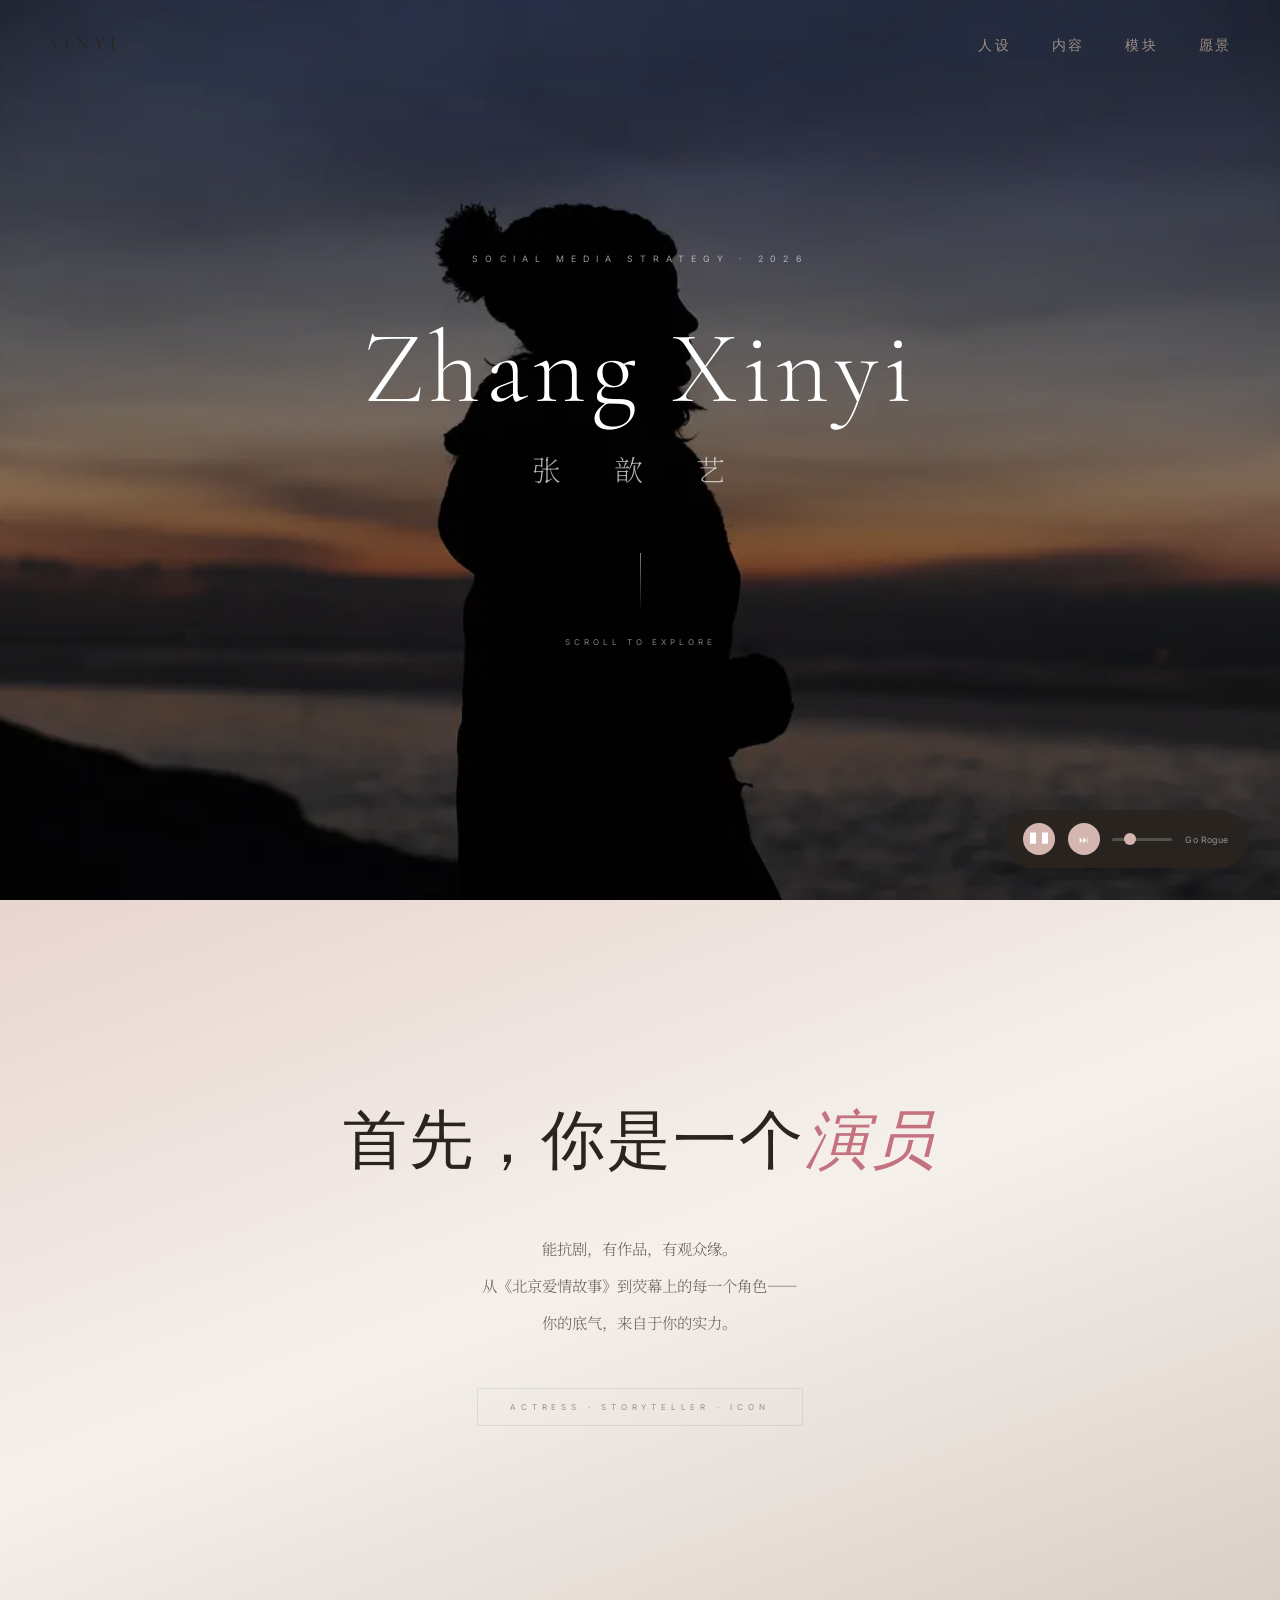
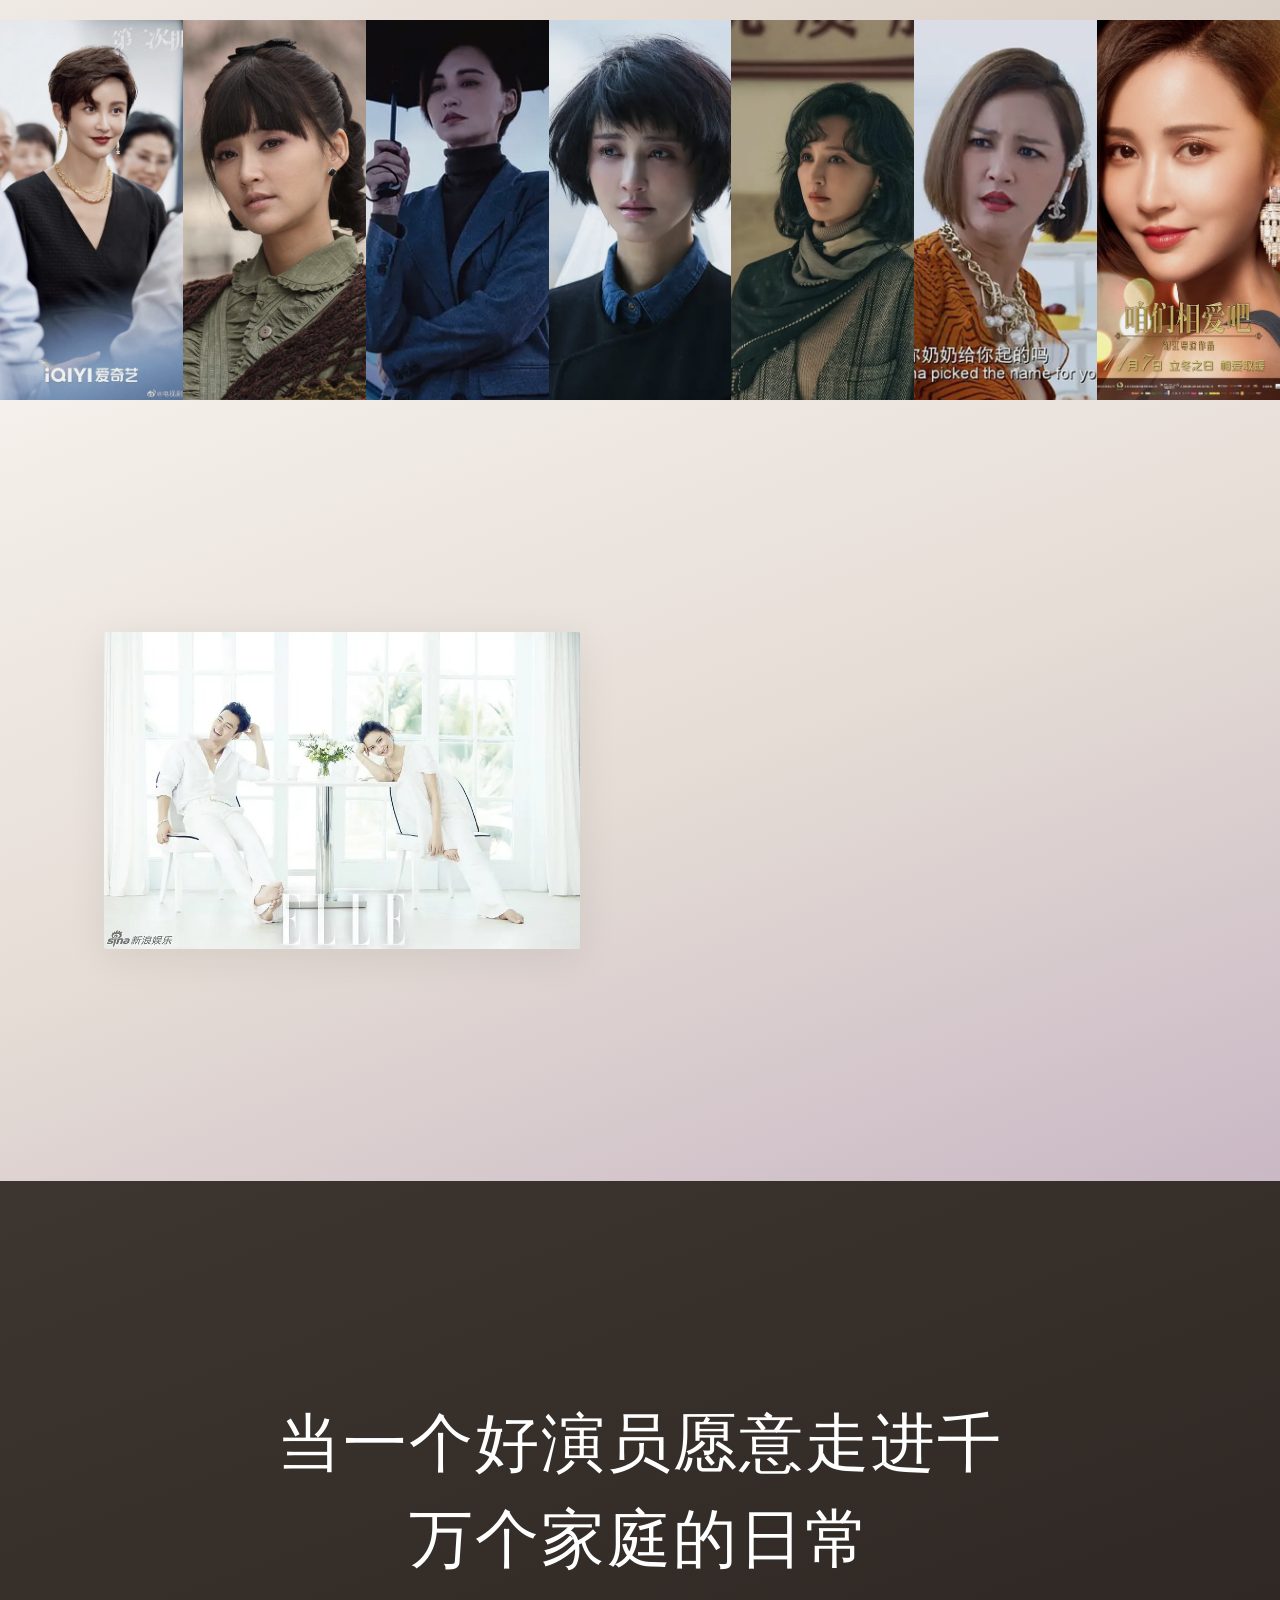
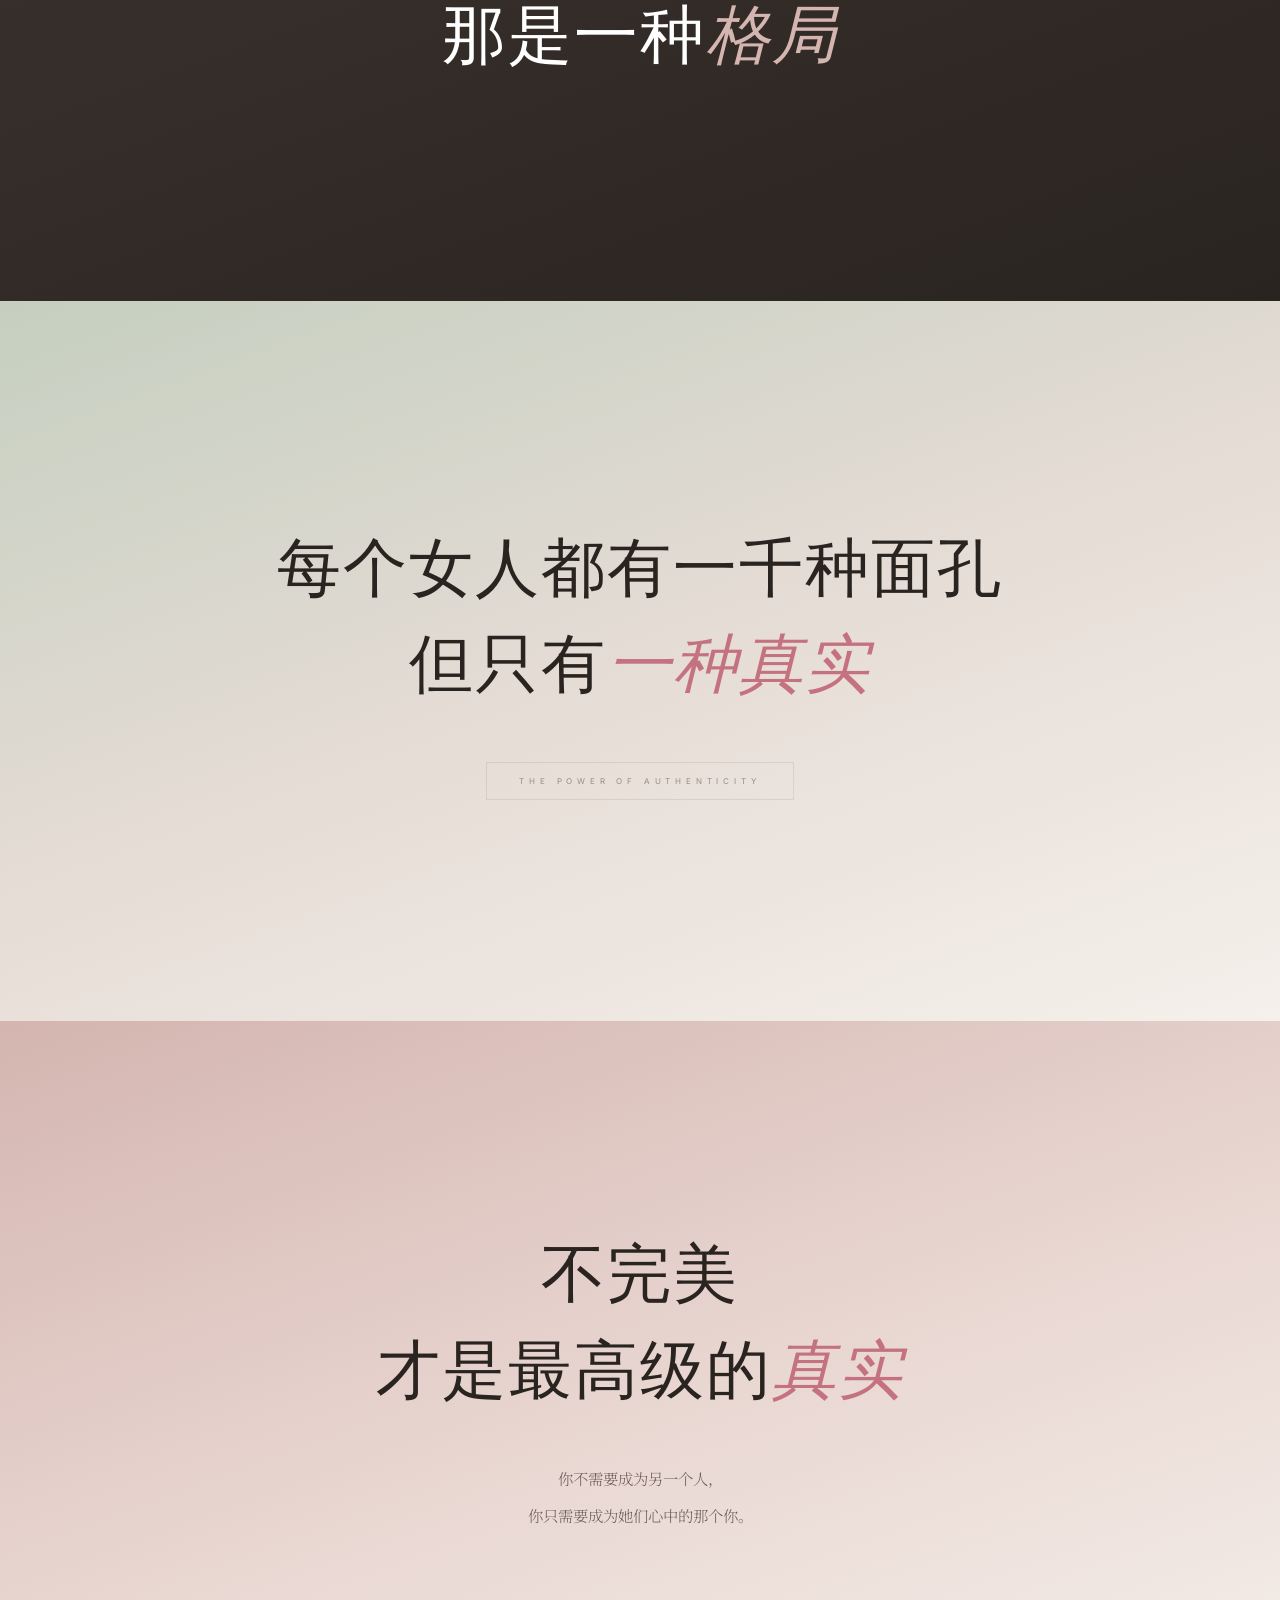
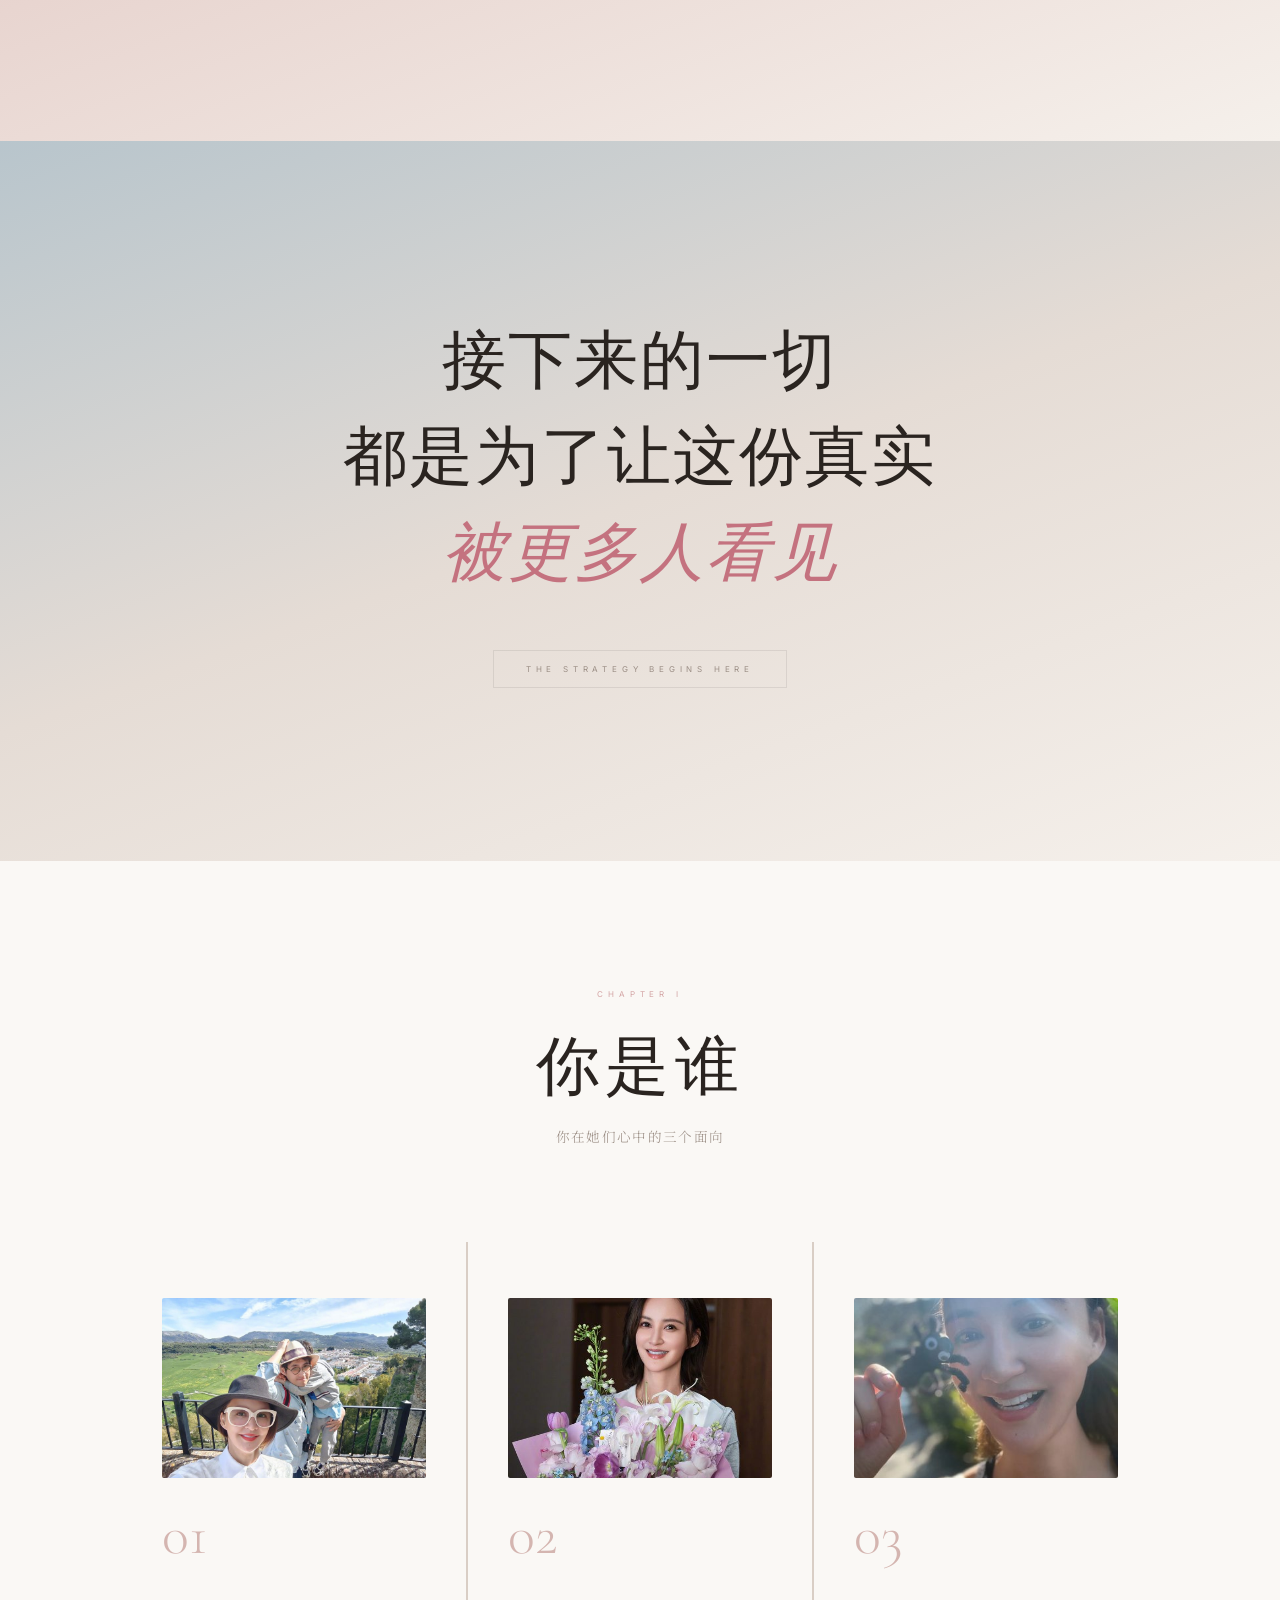
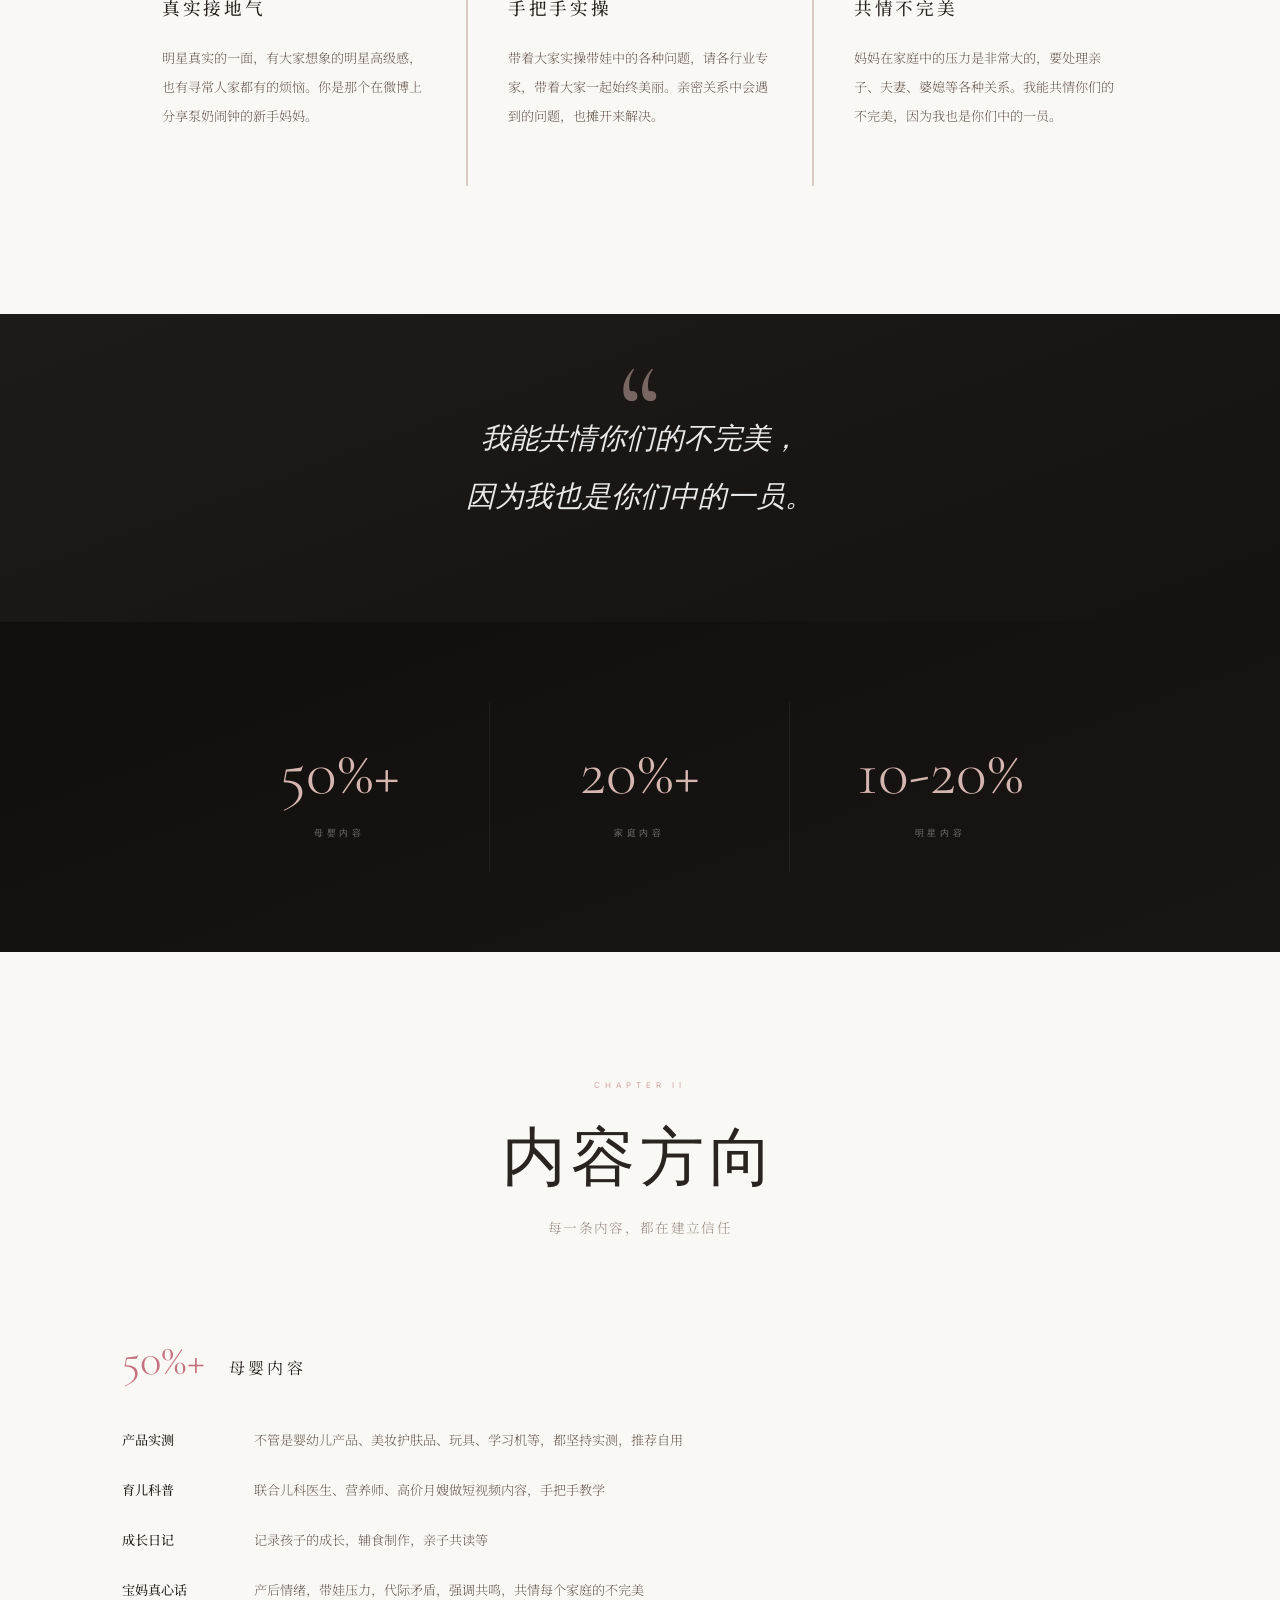
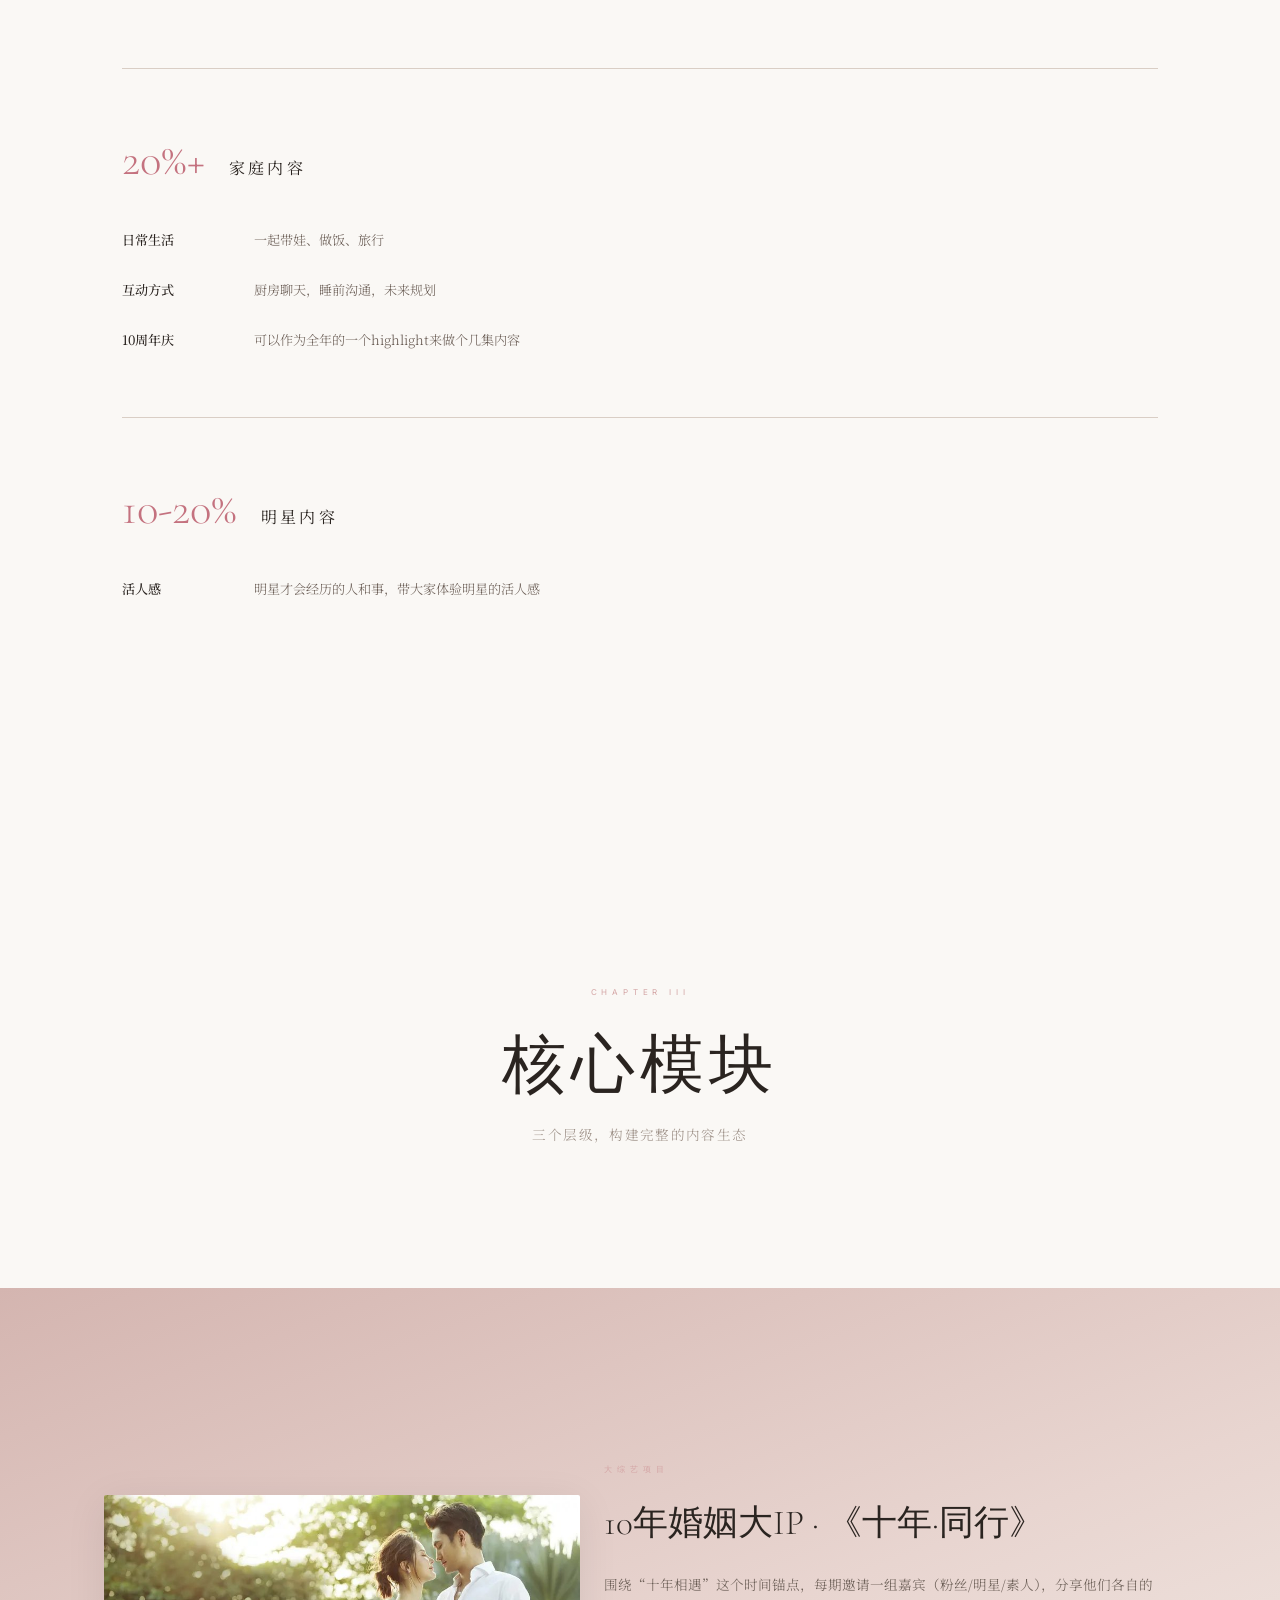
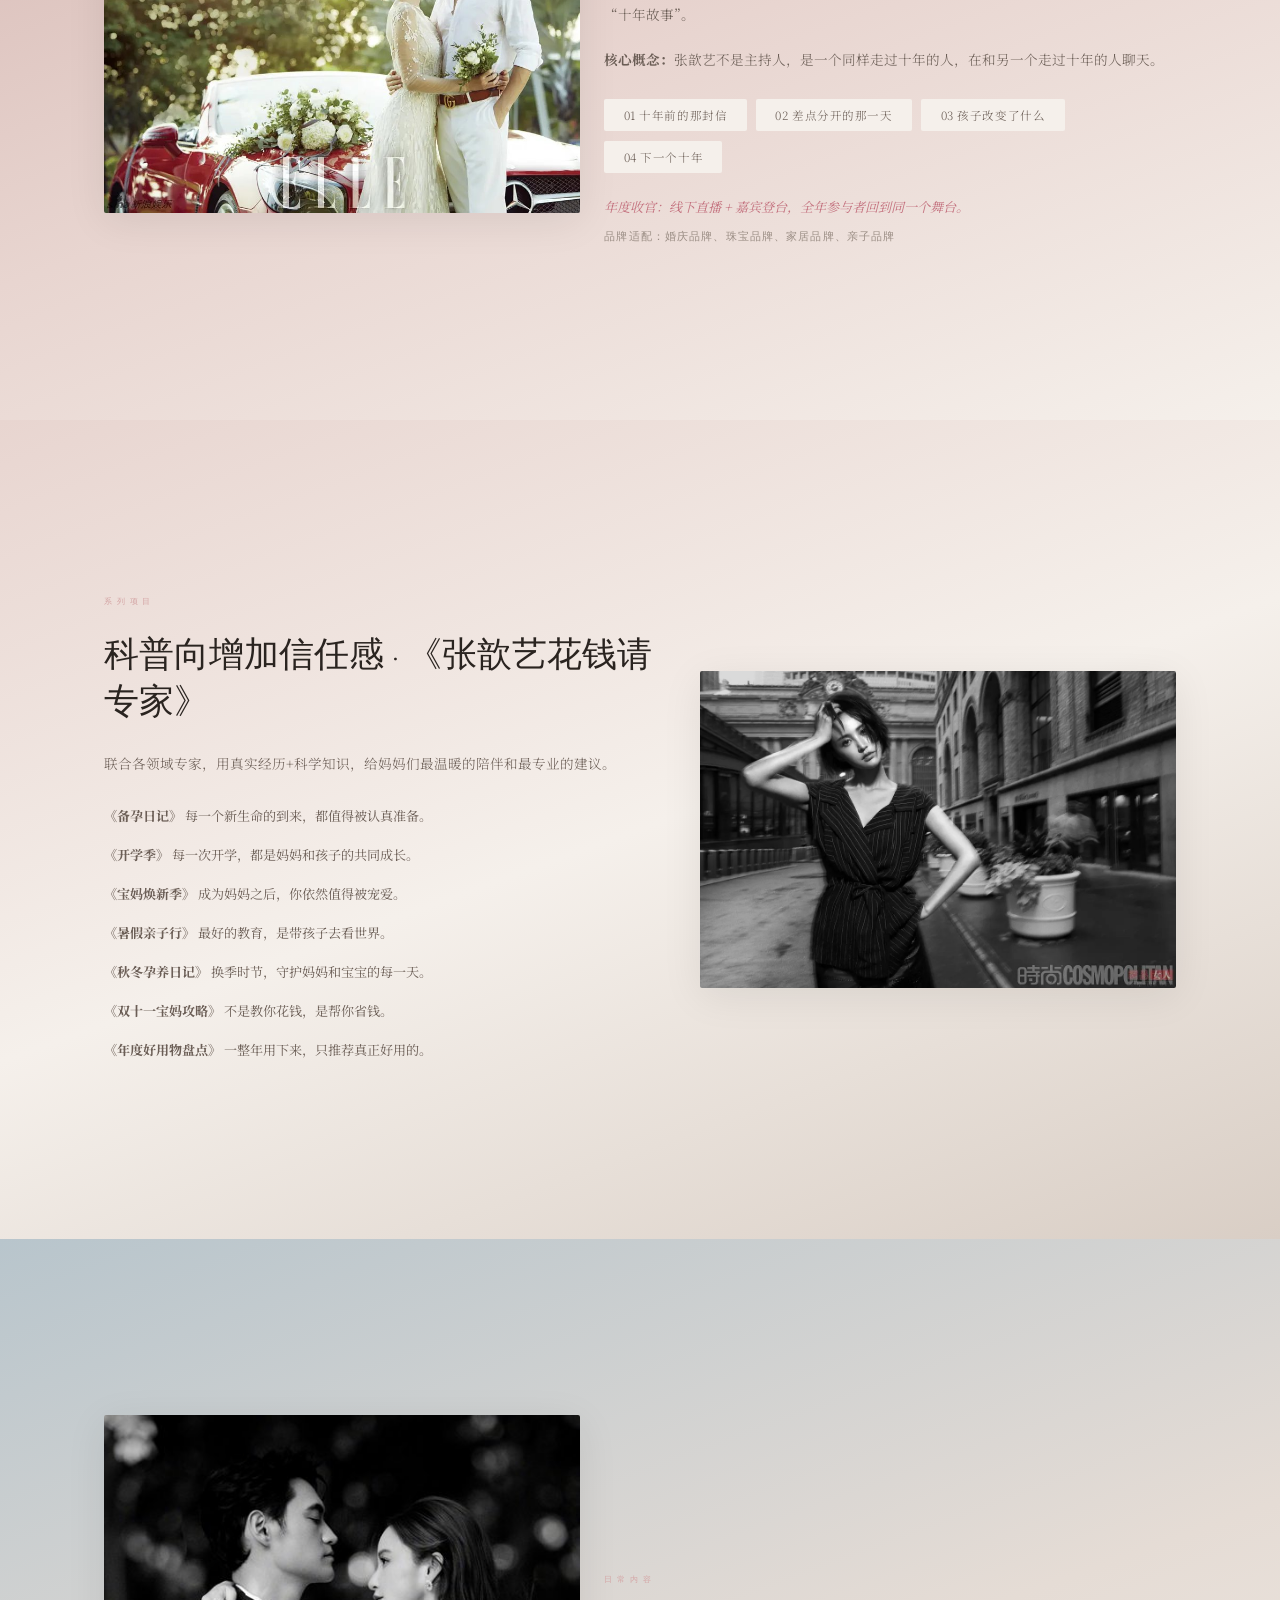
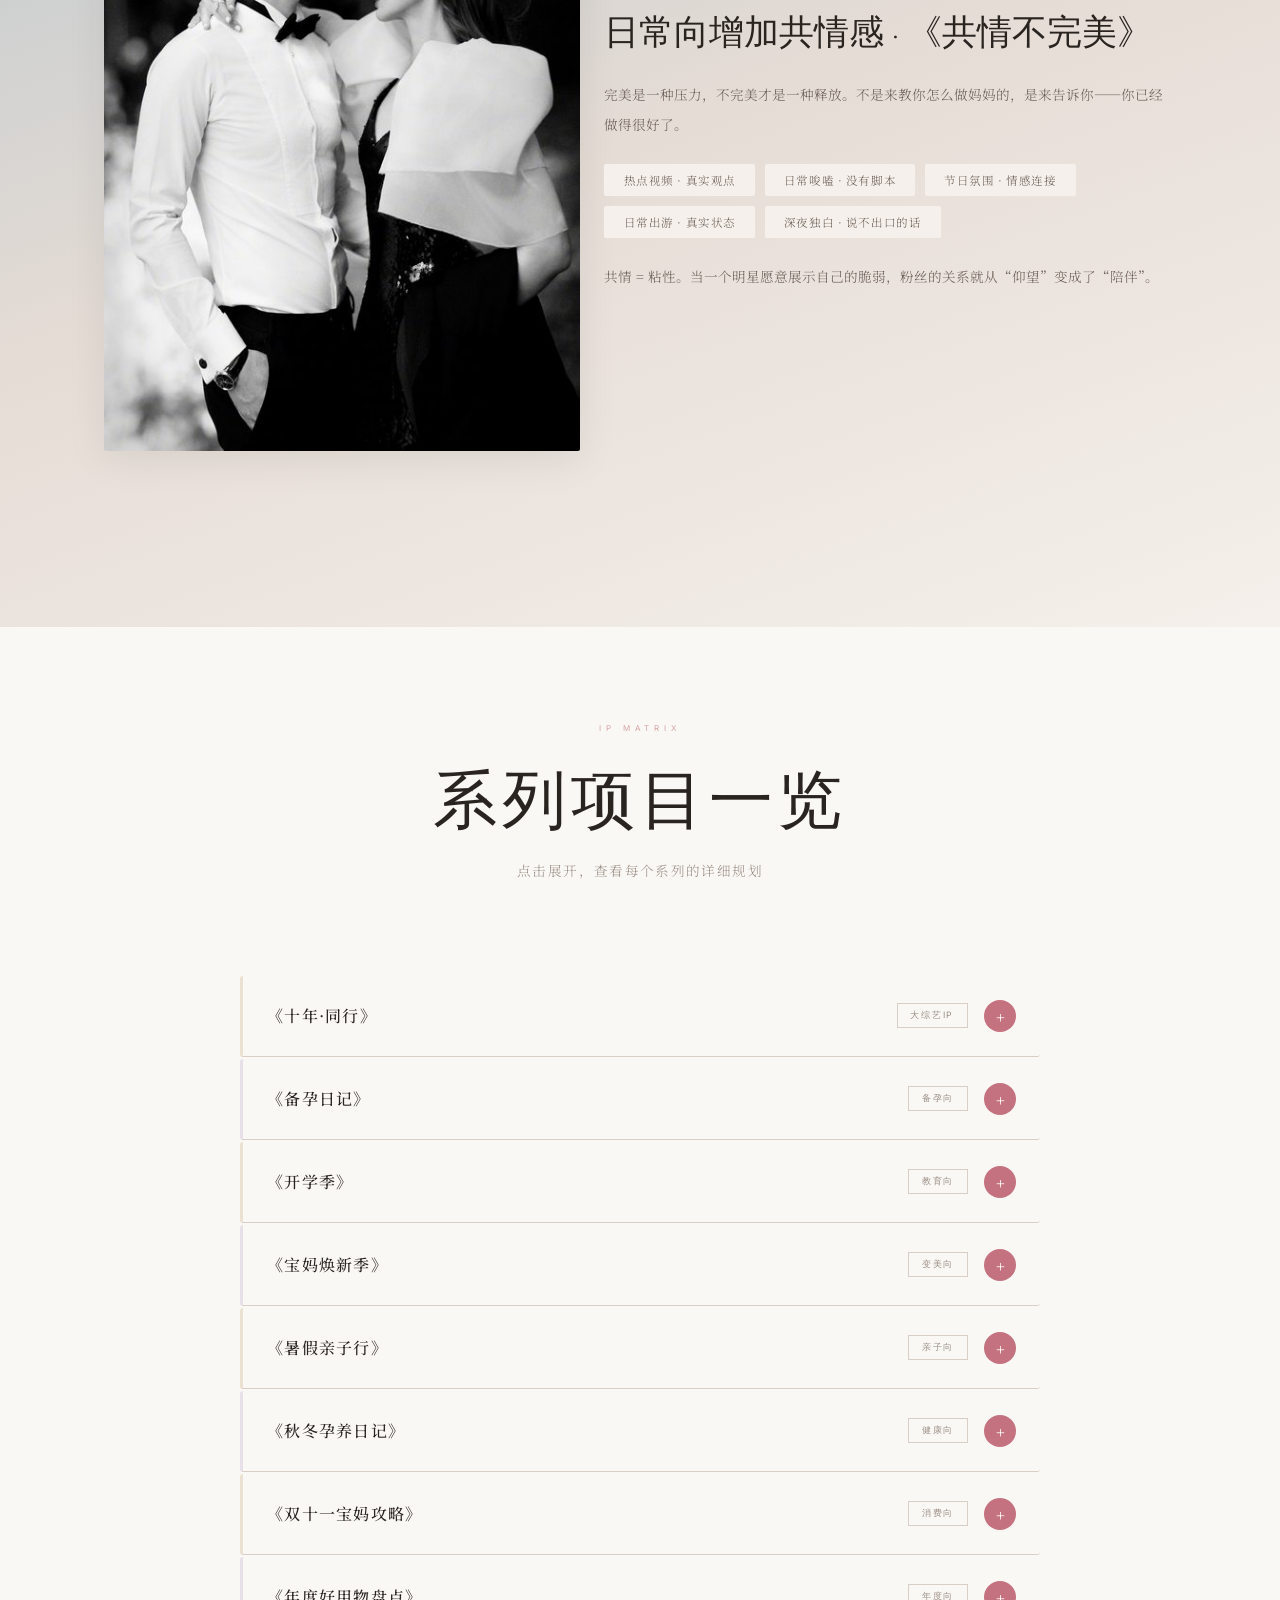
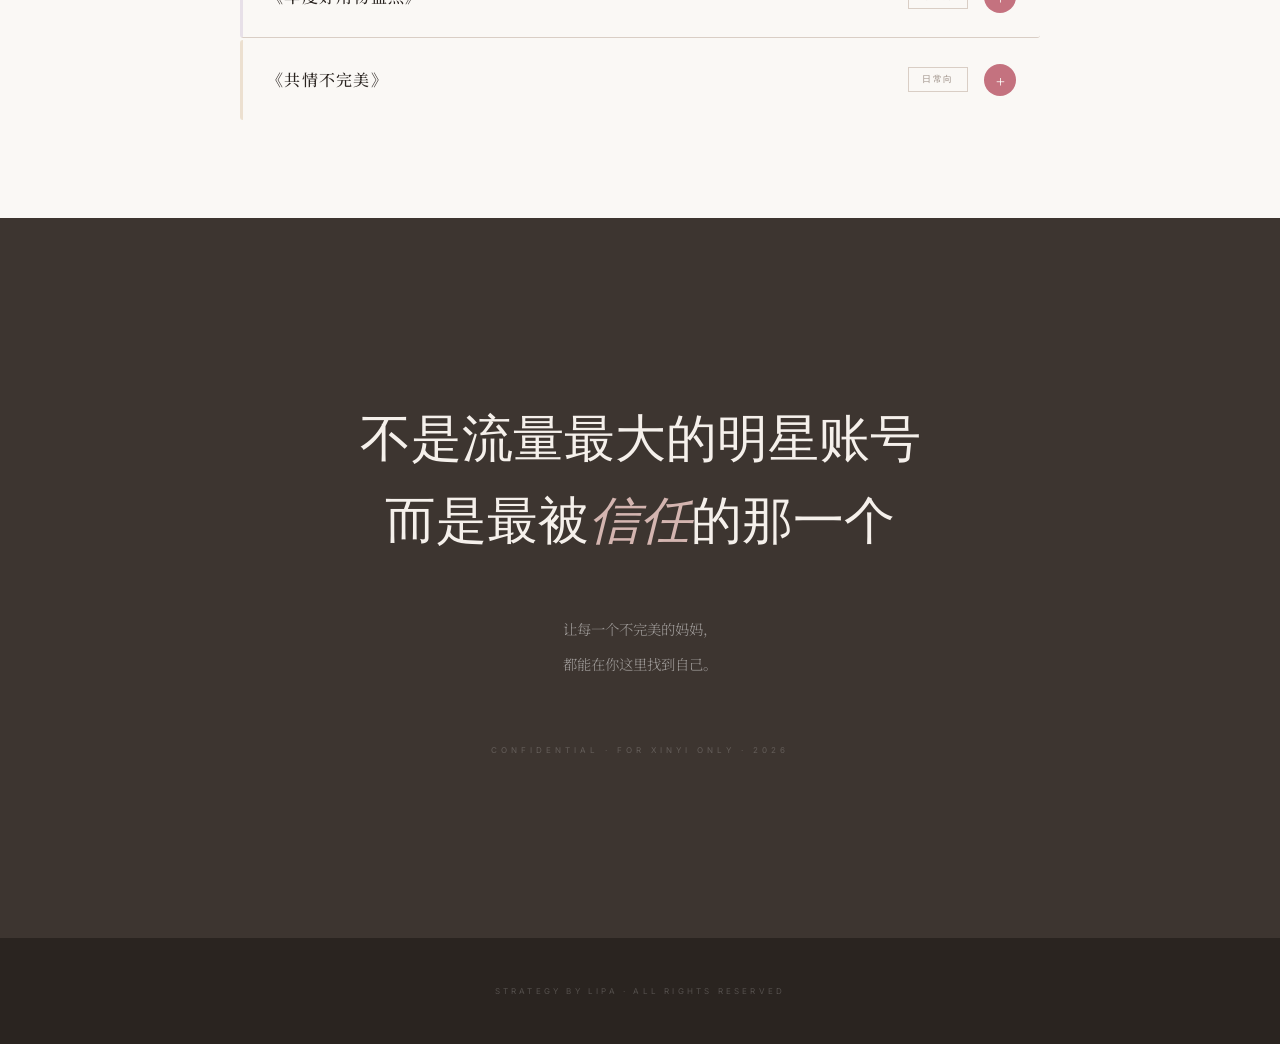
<file: index.html>
<!DOCTYPE html>
<html lang="zh-CN">
<head>
    <meta charset="UTF-8">
    <meta name="viewport" content="width=device-width, initial-scale=1.0">
    <title>张歆艺 · 账号战略规划</title>
    <link rel="preconnect" href="https://fonts.googleapis.com">
    <link rel="preconnect" href="https://fonts.gstatic.com" crossorigin>
    <link href="https://fonts.googleapis.com/css2?family=Cormorant+Garamond:ital,wght@0,300;0,400;0,500;0,600;1,300;1,400;1,500&family=Noto+Serif+SC:wght@200;300;400;500;600;700&family=Inter:wght@100;200;300;400;500&display=swap" rel="stylesheet">
    <style>
        :root {
            --morandi-pink: #d4b5b0;
            --morandi-blush: #e8d5d0;
            --morandi-nude: #e5dcd5;
            --morandi-cream: #f5f0eb;
            --morandi-sage: #c5cfc0;
            --morandi-blue: #b8c5cc;
            --morandi-mauve: #c9b8c5;
            --morandi-taupe: #b5a99a;
            --morandi-warm: #d9cec5;
            --morandi-deep: #8b7d74;
            --bg-main: #faf8f5;
            --bg-section: #f2ede8;
            --bg-dark: #3d3530;
            --bg-darker: #2a2420;
            --text-primary: #2a2420;
            --text-secondary: #6b5e56;
            --text-muted: #9b8e85;
            --text-light: #f5f0eb;
            --accent: #c4727f;
            --accent-soft: #d4a5a5;
        }
        * { margin: 0; padding: 0; box-sizing: border-box; }
        html { scroll-behavior: smooth; }
        body {
            font-family: 'Noto Serif SC', serif;
            background: var(--bg-main);
            color: var(--text-primary);
            overflow-x: hidden;
            -webkit-font-smoothing: antialiased;
        }
        /* ===== PROGRESS BAR ===== */
        .progress {
            position: fixed;
            top: 0;
            left: 0;
            height: 2px;
            background: linear-gradient(90deg, var(--morandi-pink), var(--accent));
            z-index: 10000;
            transition: width 0.05s linear;
        }
        /* ===== NAV ===== */
        .nav {
            position: fixed;
            top: 0;
            left: 0;
            right: 0;
            z-index: 9999;
            padding: 2rem 3rem;
            display: flex;
            justify-content: space-between;
            align-items: center;
            transition: all 0.4s ease;
        }
        .nav.scrolled {
            background: rgba(250, 248, 245, 0.95);
            backdrop-filter: blur(10px);
            padding: 1.2rem 3rem;
            box-shadow: 0 1px 0 rgba(0,0,0,0.04);
        }
        /* ===== BGM PLAYER ===== */
        .bgm-player {
            position: fixed;
            bottom: 2rem;
            right: 2rem;
            z-index: 9999;
            display: flex;
            align-items: center;
            gap: 0.8rem;
            background: rgba(42, 36, 32, 0.9);
            backdrop-filter: blur(10px);
            padding: 0.8rem 1.2rem;
            border-radius: 50px;
            box-shadow: 0 4px 20px rgba(0,0,0,0.15);
            transition: all 0.3s ease;
        }
        .bgm-player:hover {
            background: rgba(42, 36, 32, 0.95);
            box-shadow: 0 6px 30px rgba(0,0,0,0.2);
        }
        .bgm-btn {
            width: 32px;
            height: 32px;
            border-radius: 50%;
            border: none;
            background: var(--morandi-pink);
            color: #fff;
            font-size: 0.75rem;
            cursor: pointer;
            display: flex;
            align-items: center;
            justify-content: center;
            transition: all 0.2s;
            flex-shrink: 0;
        }
        .bgm-btn:hover { transform: scale(1.1); background: var(--accent); }
        .bgm-volume {
            width: 60px;
            height: 3px;
            -webkit-appearance: none;
            appearance: none;
            background: rgba(255,255,255,0.2);
            border-radius: 2px;
            outline: none;
            cursor: pointer;
        }
        .bgm-volume::-webkit-slider-thumb {
            -webkit-appearance: none;
            width: 12px;
            height: 12px;
            border-radius: 50%;
            background: var(--morandi-pink);
            cursor: pointer;
        }
        .bgm-track {
            font-family: 'Inter', sans-serif;
            font-size: 0.55rem;
            color: rgba(255,255,255,0.5);
            letter-spacing: 0.05em;
            max-width: 80px;
            white-space: nowrap;
            overflow: hidden;
            text-overflow: ellipsis;
        }
        @media (max-width: 768px) {
            .bgm-player { bottom: 1rem; right: 1rem; padding: 0.6rem 1rem; }
            .bgm-track { display: none; }
        }
        .nav-brand {
            font-family: 'Cormorant Garamond', serif;
            font-size: 1.1rem;
            font-weight: 500;
            letter-spacing: 0.3em;
            color: var(--text-primary);
        }
        .nav-links {
            display: flex;
            gap: 2.5rem;
            list-style: none;
        }
        .nav-links a {
            font-family: 'Inter', sans-serif;
            font-size: 0.85rem;
            letter-spacing: 0.2em;
            color: var(--text-muted);
            text-decoration: none;
            transition: color 0.3s;
        }
        .nav-links a:hover { color: var(--text-primary); }
        /* ===== HERO ===== */
        .hero {
            min-height: 100vh;
            display: flex;
            flex-direction: column;
            align-items: center;
            justify-content: center;
            text-align: center;
            padding: 6rem 2rem;
            background: url('images/hero_bg.png') center center / cover no-repeat;
            position: relative;
        }
        .hero::before {
            content: '';
            position: absolute;
            inset: 0;
            background: rgba(0,0,0,0.3);
            z-index: 0;
        }
        .hero > * {
            position: relative;
            z-index: 1;
        }
        .hero-label {
            font-family: 'Inter', sans-serif;
            font-size: 0.55rem;
            letter-spacing: 0.8em;
            text-transform: uppercase;
            color: rgba(255,255,255,0.6);
            margin-bottom: 3rem;
            opacity: 0;
            animation: fadeUp 1s ease 0.3s forwards;
        }
        .hero-title {
            font-family: 'Cormorant Garamond', serif;
            font-size: clamp(3rem, 8vw, 7rem);
            font-weight: 300;
            letter-spacing: 0.05em;
            line-height: 1.1;
            color: #fff;
            opacity: 0;
            animation: fadeUp 1s ease 0.6s forwards;
        }
        .hero-chinese {
            font-size: clamp(1.2rem, 2.5vw, 1.8rem);
            font-weight: 200;
            letter-spacing: 0.8em;
            color: rgba(255,255,255,0.7);
            margin-top: 1.5rem;
            opacity: 0;
            animation: fadeUp 1s ease 0.9s forwards;
        }
        .hero-line {
            width: 1px;
            height: 60px;
            background: linear-gradient(to bottom, rgba(255,255,255,0.5), transparent);
            margin-top: 4rem;
            opacity: 0;
            animation: fadeUp 1s ease 1.2s forwards;
        }
        .hero-scroll {
            font-family: 'Inter', sans-serif;
            font-size: 0.5rem;
            letter-spacing: 0.5em;
            text-transform: uppercase;
            color: rgba(255,255,255,0.5);
            margin-top: 1.5rem;
            opacity: 0;
            animation: fadeUp 1s ease 1.4s forwards;
        }
        @keyframes fadeUp {
            from { opacity: 0; transform: translateY(20px); }
            to { opacity: 1; transform: translateY(0); }
        }
        /* ===== CONCEPT SECTIONS ===== */
        .concept {
            min-height: 80vh;
            display: flex;
            align-items: center;
            justify-content: center;
            padding: 8rem 2rem;
            position: relative;
        }
        .concept-morandi-1 { background: var(--morandi-nude); }
        .concept-morandi-2 { background: var(--bg-main); }
        .concept-morandi-3 { background: var(--bg-dark); color: var(--text-light); }
        .concept-morandi-4 { background: linear-gradient(135deg, var(--morandi-blush), var(--morandi-cream)); }
        /* Gradient background sections */
        .concept-grad-1 { background: linear-gradient(160deg, #e8d5d0 0%, #f5f0eb 50%, #d9cec5 100%); }
        .concept-grad-2 { background: linear-gradient(160deg, #f5f0eb 0%, #e5dcd5 50%, #c9b8c5 100%); }
        .concept-grad-3 { background: linear-gradient(160deg, #3d3530 0%, #2a2420 100%); color: var(--text-light); }
        .concept-grad-4 { background: linear-gradient(160deg, #c5cfc0 0%, #e5dcd5 50%, #f5f0eb 100%); }
        .concept-grad-5 { background: linear-gradient(160deg, #d4b5b0 0%, #e8d5d0 50%, #f5f0eb 100%); }
        .concept-grad-6 { background: linear-gradient(160deg, #b8c5cc 0%, #e5dcd5 50%, #f5f0eb 100%); }
        .concept-grad-3 .concept-big em { color: var(--morandi-pink); }
        .concept-grad-3 .concept-sub { color: rgba(255,255,255,0.6); }
        .concept-grad-3 .concept-tag { color: rgba(255,255,255,0.4); border-color: rgba(255,255,255,0.15); }
        /* Magazine editorial image layouts */
        .editorial-magazine {
            padding: 5rem 4rem;
            max-width: 1200px;
            margin: 0 auto;
            display: grid;
            gap: 1.5rem;
            align-items: center;
        }
        .editorial-magazine.layout-left {
            grid-template-columns: 1fr 1.2fr;
        }
        .editorial-magazine.layout-right {
            grid-template-columns: 1.2fr 1fr;
        }
        .editorial-magazine.layout-overlap {
            grid-template-columns: 1.4fr 1fr;
            position: relative;
        }
        .editorial-magazine.layout-full {
            grid-template-columns: 1fr;
            text-align: center;
        }
        .editorial-magazine.layout-trio {
            grid-template-columns: 1fr 1.5fr 1fr;
            align-items: end;
        }
        .editorial-magazine img {
            width: 100%;
            height: auto;
            display: block;
            border-radius: 2px;
            box-shadow: 0 8px 40px rgba(0,0,0,0.08);
        }
        .editorial-magazine .img-large {
            max-width: 100%;
        }
        .editorial-magazine .img-small {
            max-width: 75%;
            margin: 0 auto;
        }
        .editorial-magazine .img-offset-up {
            transform: translateY(-2rem);
        }
        .editorial-magazine .img-offset-down {
            transform: translateY(2rem);
        }
        @media (max-width: 768px) {
            .editorial-magazine { grid-template-columns: 1fr !important; padding: 3rem 1.5rem; }
            .editorial-magazine .img-offset-up,
            .editorial-magazine .img-offset-down { transform: none; }
        }
        .concept-inner {
            text-align: center;
            max-width: 750px;
            opacity: 0;
            transform: translateY(30px);
            transition: all 1s cubic-bezier(0.25, 0.46, 0.45, 0.94);
        }
        .concept-inner.visible { opacity: 1; transform: translateY(0); }
        .concept-big {
            font-family: 'Cormorant Garamond', serif;
            font-size: clamp(2rem, 5vw, 4rem);
            font-weight: 300;
            line-height: 1.5;
            letter-spacing: 0.03em;
        }
        .concept-big em { font-style: italic; color: var(--accent); }
        .concept-morandi-3 .concept-big em { color: var(--morandi-pink); }
        .concept-sub {
            font-size: clamp(0.85rem, 1.2vw, 1rem);
            font-weight: 300;
            line-height: 2.4;
            margin-top: 2.5rem;
            color: var(--text-secondary);
        }
        .concept-morandi-3 .concept-sub { color: rgba(255,255,255,0.5); }
        .concept-tag {
            font-family: 'Inter', sans-serif;
            font-size: 0.5rem;
            letter-spacing: 0.6em;
            text-transform: uppercase;
            color: var(--text-muted);
            margin-top: 3rem;
            display: inline-block;
            padding: 0.8rem 2rem;
            border: 1px solid rgba(0,0,0,0.08);
        }
        .concept-morandi-3 .concept-tag { color: rgba(255,255,255,0.3); border-color: rgba(255,255,255,0.1); }
        /* ===== EDITORIAL PHOTO SECTIONS ===== */
        .editorial-photo {
            width: 100%;
            padding: 4rem 2rem;
            display: flex;
            align-items: center;
            justify-content: center;
            overflow: hidden;
            opacity: 0;
            transform: translateY(25px);
            transition: all 0.8s ease;
        }
        .editorial-photo.visible {
            opacity: 1;
            transform: translateY(0);
        }
        .editorial-photo img {
            display: block;
            height: auto;
            border-radius: 2px;
        }
        .editorial-photo.bg-main { background: var(--bg-main); }
        .editorial-photo.bg-dark { background: var(--bg-dark); }
        .editorial-photo.bg-nude { background: var(--morandi-nude); }
        .editorial-photo.bg-blush { background: linear-gradient(135deg, var(--morandi-blush), var(--morandi-cream)); }
        .editorial-duo {
            display: grid;
            grid-template-columns: 1fr 1fr;
            gap: 1.5rem;
            max-width: 1000px;
            margin: 0 auto;
            padding: 4rem 2rem;
            align-items: stretch;
        }
        .editorial-duo img {
            width: 100%;
            height: 100%;
            object-fit: cover;
            display: block;
            border-radius: 2px;
        }
        @media (max-width: 768px) {
            .editorial-duo { grid-template-columns: 1fr; gap: 1rem; padding: 2rem 1rem; }
            .editorial-photo img { width: 100%; }
        }
        /* ===== FILMOGRAPHY ===== */
        .filmography-showcase {
            background: var(--morandi-nude);
            padding: 0;
            overflow: hidden;
        }
        .film-strip {
            display: flex;
            width: 100%;
            opacity: 0;
            transform: translateY(20px);
            transition: all 0.8s ease 0.2s;
        }
        .film-strip.visible { opacity: 1; transform: translateY(0); }
        .film-strip-item {
            flex: 1;
            min-width: 0;
            height: 380px;
            overflow: hidden;
            position: relative;
            transition: flex 0.6s cubic-bezier(0.25, 0.46, 0.45, 0.94);
        }
        .film-strip-item:hover { flex: 1.8; }
        .film-strip-item img {
            width: 100%;
            height: 100%;
            object-fit: cover;
            object-position: center top;
            filter: grayscale(20%) brightness(0.95);
            transition: all 0.6s ease;
        }
        .film-strip-item:hover img {
            filter: grayscale(0%) brightness(1);
            transform: scale(1.03);
        }
        /* ===== COUPLE GALLERY (十年同行) ===== */
        .couple-gallery {
            background: linear-gradient(135deg, var(--morandi-blush), var(--morandi-cream));
            padding: 5rem 2rem;
            overflow: hidden;
        }
        .couple-gallery-inner {
            max-width: 1000px;
            margin: 0 auto;
            display: grid;
            grid-template-columns: repeat(3, 1fr);
            gap: 1.5rem;
            opacity: 0;
            transform: translateY(25px);
            transition: all 0.8s ease 0.2s;
        }
        .couple-gallery-inner.visible { opacity: 1; transform: translateY(0); }
        .couple-img {
            width: 100%;
            height: 400px;
            object-fit: cover;
            object-position: center top;
            border-radius: 4px;
            filter: brightness(0.97);
            transition: all 0.5s ease;
        }
        .couple-img:hover {
            filter: brightness(1);
            transform: scale(1.02);
        }
        /* ===== DIVIDER ===== */
        .divider {
            height: 120px;
            display: flex;
            align-items: center;
            justify-content: center;
        }
        .divider-line {
            width: 1px;
            height: 60px;
            background: linear-gradient(to bottom, transparent, var(--morandi-taupe), transparent);
        }
        /* ===== CONTENT SECTIONS ===== */
        .section {
            padding: 8rem 2rem;
            max-width: 1100px;
            margin: 0 auto;
        }
        .section-header {
            text-align: center;
            margin-bottom: 6rem;
            opacity: 0;
            transform: translateY(25px);
            transition: all 0.8s ease;
        }
        .section-header.visible { opacity: 1; transform: translateY(0); }
        .section-chapter {
            font-family: 'Inter', sans-serif;
            font-size: 0.5rem;
            letter-spacing: 0.6em;
            text-transform: uppercase;
            color: var(--accent-soft);
            margin-bottom: 1.5rem;
        }
        .section-title {
            font-family: 'Cormorant Garamond', serif;
            font-size: clamp(2.5rem, 5vw, 4rem);
            font-weight: 300;
            letter-spacing: 0.08em;
        }
        .section-desc {
            font-size: 0.85rem;
            color: var(--text-muted);
            font-weight: 300;
            letter-spacing: 0.1em;
            margin-top: 1rem;
        }
        /* ===== PERSONA CARDS ===== */
        .persona-grid {
            display: grid;
            grid-template-columns: repeat(3, 1fr);
            gap: 2px;
            background: var(--morandi-warm);
            opacity: 0;
            transform: translateY(25px);
            transition: all 0.8s ease 0.2s;
        }
        .persona-grid.visible { opacity: 1; transform: translateY(0); }
        .persona-card {
            background: var(--bg-main);
            padding: 3.5rem 2.5rem;
            transition: background 0.4s ease;
        }
        .persona-card:hover { background: var(--morandi-cream); }
        .persona-num {
            font-family: 'Cormorant Garamond', serif;
            font-size: 3.5rem;
            font-weight: 300;
            color: var(--morandi-pink);
            line-height: 1;
            margin-bottom: 2rem;
        }
        .persona-name {
            font-size: 1.1rem;
            font-weight: 500;
            letter-spacing: 0.15em;
            margin-bottom: 1.5rem;
            color: var(--text-primary);
        }
        .persona-desc {
            font-size: 0.82rem;
            line-height: 2.2;
            color: var(--text-secondary);
            font-weight: 300;
        }
        /* ===== QUOTE BLOCK ===== */
        .quote-block {
            background: var(--morandi-nude);
            padding: 6rem 2rem;
            text-align: center;
            margin: 0;
            position: relative;
        }
        .quote-block::after {
            content: '';
            position: absolute;
            inset: 0;
            background: rgba(0,0,0,0.5);
            z-index: 0;
        }
        .quote-block .quote-text {
            position: relative;
            z-index: 1;
            color: rgba(255,255,255,0.9);
        }
        .quote-block::before {
            content: '\201C';
            font-family: 'Cormorant Garamond', serif;
            font-size: 8rem;
            color: var(--morandi-pink);
            opacity: 0.5;
            position: absolute;
            top: 2rem;
            left: 50%;
            transform: translateX(-50%);
            line-height: 1;
            z-index: 1;
        }
        .quote-text {
            font-family: 'Cormorant Garamond', serif;
            font-size: clamp(1.3rem, 2.5vw, 1.8rem);
            font-weight: 400;
            font-style: italic;
            line-height: 2;
            color: var(--text-secondary);
            max-width: 600px;
            margin: 0 auto;
            position: relative;
        }
        /* ===== STATS ===== */
        .stats-bar {
            background: var(--bg-dark);
            padding: 5rem 2rem;
            position: relative;
        }
        .stats-bar::before {
            content: '';
            position: absolute;
            inset: 0;
            background: rgba(0,0,0,0.6);
            z-index: 0;
        }
        .stats-bar .stats-inner {
            position: relative;
            z-index: 1;
        }
        .stats-inner {
            max-width: 900px;
            margin: 0 auto;
            display: grid;
            grid-template-columns: repeat(3, 1fr);
            text-align: center;
        }
        .stat-item {
            padding: 2rem;
            border-right: 1px solid rgba(255,255,255,0.06);
        }
        .stat-item:last-child { border-right: none; }
        .stat-num {
            font-family: 'Cormorant Garamond', serif;
            font-size: clamp(2.5rem, 5vw, 4rem);
            font-weight: 300;
            color: var(--morandi-pink);
        }
        .stat-label {
            font-family: 'Inter', sans-serif;
            font-size: 0.55rem;
            letter-spacing: 0.4em;
            text-transform: uppercase;
            color: rgba(255,255,255,0.4);
            margin-top: 1rem;
        }
        /* ===== DIRECTION ===== */
        .direction-group {
            margin-bottom: 4rem;
            padding-bottom: 4rem;
            border-bottom: 1px solid var(--morandi-warm);
            opacity: 0;
            transform: translateY(20px);
            transition: all 0.8s ease;
        }
        .direction-group.visible { opacity: 1; transform: translateY(0); }
        .direction-group:last-child { border-bottom: none; }
        .dir-header {
            display: flex;
            align-items: baseline;
            gap: 1.5rem;
            margin-bottom: 2.5rem;
        }
        .dir-pct {
            font-family: 'Cormorant Garamond', serif;
            font-size: 2.8rem;
            font-weight: 300;
            color: var(--accent);
        }
        .dir-name {
            font-size: 1rem;
            font-weight: 400;
            letter-spacing: 0.2em;
        }
        .dir-items {
            display: grid;
            gap: 1.5rem;
        }
        .dir-item {
            display: grid;
            grid-template-columns: 100px 1fr;
            gap: 2rem;
            font-size: 0.82rem;
            line-height: 2;
            color: var(--text-secondary);
            font-weight: 300;
        }
        .dir-item strong {
            font-weight: 500;
            color: var(--text-primary);
        }
        /* ===== MODULE SECTION (ACCORDION) ===== */
        .module-section {
            background: var(--morandi-cream);
            padding: 8rem 2rem;
            position: relative;
        }
        .module-section::before {
            content: '';
            position: absolute;
            inset: 0;
            background: rgba(245, 240, 235, 0.88);
            z-index: 0;
        }
        .module-section .module-inner {
            position: relative;
            z-index: 1;
        }
        .module-inner {
            max-width: 1000px;
            margin: 0 auto;
        }
        .accordion-card {
            background: var(--bg-main);
            margin-bottom: 1.5rem;
            border-left: 5px solid var(--morandi-pink);
            overflow: hidden;
            transition: all 0.4s ease;
            border-radius: 4px;
            box-shadow: 0 2px 12px rgba(0,0,0,0.02);
        }
        .accordion-card:nth-child(2) { border-left-color: #c9a87c; }
        .accordion-card:nth-child(3) { border-left-color: #b8a9c9; }
        .accordion-card:nth-child(4) { border-left-color: #a3b8a0; }
        .accordion-card:hover {
            box-shadow: 0 8px 30px rgba(0,0,0,0.06);
            transform: translateX(2px);
        }
        .accordion-card.active {
            box-shadow: 0 12px 40px rgba(0,0,0,0.08);
        }
        .accordion-card.active:nth-child(2) { background: linear-gradient(135deg, #fdfcfa 0%, #faf6f0 100%); border-left-width: 6px; }
        .accordion-card.active:nth-child(3) { background: linear-gradient(135deg, #fdfcfa 0%, #f8f5fc 100%); border-left-width: 6px; }
        .accordion-card.active:nth-child(4) { background: linear-gradient(135deg, #fdfcfa 0%, #f4f8f3 100%); border-left-width: 6px; }
        .accordion-header {
            padding: 2.5rem 3rem;
            display: flex;
            align-items: center;
            gap: 2rem;
            cursor: pointer;
            transition: all 0.3s ease;
            user-select: none;
        }
        .accordion-header:hover {
            background: rgba(201, 168, 124, 0.05);
        }
        .accordion-card.active .accordion-header {
            padding-bottom: 1.5rem;
        }
        .accordion-header .mc-name {
            font-family: 'Noto Serif SC', serif;
            font-size: 1.4rem;
            font-weight: 600;
            letter-spacing: 0.12em;
            min-width: 140px;
            color: var(--text-primary);
        }
        .accordion-header .mc-purpose {
            font-size: 0.85rem;
            color: var(--accent);
            font-weight: 400;
            flex: 1;
        }
        .accordion-icon {
            font-family: 'Cormorant Garamond', serif;
            font-size: 2.2rem;
            font-weight: 300;
            color: var(--bg-main);
            transition: all 0.4s cubic-bezier(0.25, 0.46, 0.45, 0.94);
            line-height: 1;
            width: 42px;
            height: 42px;
            display: flex;
            align-items: center;
            justify-content: center;
            border-radius: 50%;
            background: var(--accent);
            flex-shrink: 0;
        }
        .accordion-card.active .accordion-icon {
            transform: rotate(45deg);
            background: var(--bg-dark);
            color: var(--text-light);
        }
        .accordion-body {
            max-height: 0;
            overflow: hidden;
            transition: max-height 0.5s cubic-bezier(0.25, 0.46, 0.45, 0.94);
        }
        .accordion-card.active .accordion-body {
            max-height: 1000px;
        }
        .accordion-content {
            padding: 0 3rem 2.5rem;
            border-top: 1px solid var(--morandi-warm);
        }
        .accordion-content p {
            font-size: 0.85rem;
            line-height: 2.2;
            color: var(--text-secondary);
            font-weight: 300;
            margin-top: 1.5rem;
        }
        .accordion-content p strong {
            font-weight: 500;
            color: var(--text-primary);
        }
        .accordion-episodes {
            display: flex;
            flex-wrap: wrap;
            gap: 0.6rem;
            margin-top: 1.5rem;
        }
        .acc-ep {
            padding: 0.5rem 1.2rem;
            background: var(--morandi-cream);
            font-size: 0.72rem;
            font-weight: 300;
            letter-spacing: 0.05em;
            color: var(--text-secondary);
            border-radius: 2px;
        }
        .accordion-highlight {
            font-size: 0.82rem !important;
            color: var(--accent) !important;
            font-weight: 400 !important;
            font-style: italic;
        }
        .accordion-brand {
            font-family: 'Inter', sans-serif;
            font-size: 0.7rem !important;
            letter-spacing: 0.1em;
            color: var(--text-muted) !important;
        }
        .accordion-series-list {
            margin-top: 1.5rem;
        }
        .acc-series-item {
            padding: 1rem 0;
            border-bottom: 1px solid var(--morandi-warm);
            display: flex;
            align-items: baseline;
            gap: 1rem;
        }
        .acc-series-item:last-child { border-bottom: none; }
        .acc-series-item strong {
            font-size: 0.85rem;
            font-weight: 500;
            color: var(--text-primary);
            min-width: 120px;
        }
        .acc-series-item span {
            font-size: 0.78rem;
            color: var(--text-muted);
            font-weight: 300;
        }
        /* ===== SERIES ACCORDION ===== */
        .series-section {
            padding: 6rem 2rem;
            text-align: center;
        }
        .series-accordion {
            max-width: 800px;
            margin: 3rem auto 0;
            text-align: left;
            opacity: 0;
            transform: translateY(25px);
            transition: all 0.8s ease 0.2s;
        }
        .series-accordion.visible { opacity: 1; transform: translateY(0); }
        .series-acc-item {
            border-bottom: 1px solid var(--morandi-warm);
            border-left: 3px solid transparent;
            transition: all 0.3s ease;
            margin-bottom: 2px;
            border-radius: 3px;
        }
        .series-acc-item:last-child { border-bottom: none; }
        .series-acc-item:nth-child(odd) { border-left-color: rgba(201, 168, 124, 0.3); }
        .series-acc-item:nth-child(even) { border-left-color: rgba(184, 169, 201, 0.3); }
        .series-acc-item.active {
            background: linear-gradient(135deg, #fdfcfa 0%, #faf6f0 100%);
            border-left-width: 4px;
            box-shadow: 0 4px 16px rgba(0,0,0,0.04);
        }
        .series-acc-item.active:nth-child(odd) { border-left-color: #c9a87c; }
        .series-acc-item.active:nth-child(even) { border-left-color: #b8a9c9; }
        .series-acc-header {
            padding: 1.5rem 1.5rem;
            display: flex;
            align-items: center;
            gap: 1rem;
            cursor: pointer;
            transition: all 0.3s ease;
        }
        .series-acc-header:hover {
            background: var(--morandi-cream);
            padding-left: 2rem;
        }
        .series-acc-name {
            font-size: 1rem;
            font-weight: 500;
            letter-spacing: 0.08em;
            color: var(--text-primary);
            flex: 1;
        }
        .series-acc-tag {
            font-family: 'Inter', sans-serif;
            font-size: 0.55rem;
            letter-spacing: 0.2em;
            text-transform: uppercase;
            color: var(--text-muted);
            padding: 0.3rem 0.8rem;
            border: 1px solid var(--morandi-warm);
        }
        .series-acc-header .accordion-icon {
            font-size: 1.4rem;
            width: 32px;
            height: 32px;
        }
        .series-acc-body {
            max-height: 0;
            overflow: hidden;
            transition: max-height 0.4s cubic-bezier(0.25, 0.46, 0.45, 0.94);
        }
        .series-acc-item.active .series-acc-body {
            max-height: 200px;
        }
        .series-acc-item.active .accordion-icon {
            transform: rotate(45deg);
            background: var(--bg-dark);
        }
        .series-acc-body p {
            padding: 0 1.5rem 1.5rem;
            font-size: 0.82rem;
            line-height: 2.2;
            color: var(--text-secondary);
            font-weight: 300;
        }
        /* ===== CLOSING ===== */
        .closing {
            min-height: 80vh;
            display: flex;
            align-items: center;
            justify-content: center;
            padding: 8rem 2rem;
            background: var(--bg-dark);
        }
        .closing-inner {
            text-align: center;
            max-width: 700px;
            opacity: 0;
            transform: translateY(30px);
            transition: all 1s ease;
        }
        .closing-inner.visible { opacity: 1; transform: translateY(0); }
        .closing-big {
            font-family: 'Cormorant Garamond', serif;
            font-size: clamp(2rem, 4vw, 3.5rem);
            font-weight: 300;
            line-height: 1.6;
            color: var(--text-light);
        }
        .closing-big em {
            font-style: italic;
            color: var(--morandi-pink);
        }
        .closing-sub {
            font-size: 0.9rem;
            font-weight: 300;
            line-height: 2.4;
            color: rgba(255,255,255,0.5);
            margin-top: 3rem;
        }
        .closing-sign {
            font-family: 'Inter', sans-serif;
            font-size: 0.5rem;
            letter-spacing: 0.5em;
            text-transform: uppercase;
            color: rgba(255,255,255,0.2);
            margin-top: 4rem;
        }
        /* ===== FOOTER ===== */
        .footer {
            padding: 3rem 2rem;
            text-align: center;
            background: var(--bg-darker);
        }
        .footer p {
            font-family: 'Inter', sans-serif;
            font-size: 0.5rem;
            letter-spacing: 0.4em;
            text-transform: uppercase;
            color: rgba(255,255,255,0.2);
        }
        /* ===== RESPONSIVE ===== */
        @media (max-width: 768px) {
            .nav { padding: 1.5rem 1.5rem; }
            .nav-links { display: none; }
            .persona-grid { grid-template-columns: 1fr; }
            .stats-inner { grid-template-columns: 1fr; }
            .stat-item { border-right: none; border-bottom: 1px solid rgba(255,255,255,0.06); }
            .stat-item:last-child { border-bottom: none; }
            .section { padding: 5rem 1.5rem; }
            .dir-item { grid-template-columns: 80px 1fr; gap: 1rem; }
            .hero::before, .hero::after { display: none; }
            .film-strip { overflow-x: auto; -webkit-overflow-scrolling: touch; }
            .film-strip-item { min-width: 140px; flex: none; width: 140px; height: 200px; }
            .accordion-header { padding: 1.5rem 1.5rem; gap: 1rem; flex-wrap: wrap; }
            .accordion-header .mc-name { font-size: 1.1rem; min-width: auto; width: 100%; }
            .accordion-content { padding: 0 1.5rem 2rem; }
            .couple-gallery-inner { grid-template-columns: 1fr; }
            .couple-img { height: 300px; }
        }
    </style>
</head>
<body>
<div class="progress" id="progress"></div>
<nav class="nav" id="nav">
    <div class="nav-brand">XINYI</div>
    <ul class="nav-links">
        <li><a href="#persona">人设</a></li>
        <li><a href="#direction">内容</a></li>
        <li><a href="#modules">模块</a></li>
        <li><a href="#vision">愿景</a></li>
    </ul>
</nav>
<!-- HERO -->
<section class="hero">
    <p class="hero-label">Social Media Strategy · 2026</p>
    <h1 class="hero-title">Zhang Xinyi</h1>
    <p class="hero-chinese">张 歆 艺</p>
    <div class="hero-line"></div>
    <p class="hero-scroll">Scroll to explore</p>
</section>
<!-- IDENTITY: 演员身份 -->
<section class="concept concept-grad-1">
    <div class="concept-inner" data-reveal>
        <p class="concept-big">首先，你是一个<em>演员</em></p>
        <p class="concept-sub">能抗剧，有作品，有观众缘。<br>从《北京爱情故事》到荧幕上的每一个角色——<br>你的底气，来自于你的实力。</p>
        <p class="concept-tag">Actress · Storyteller · Icon</p>
    </div>
</section>
<!-- FILMOGRAPHY SHOWCASE -->
<section class="filmography-showcase">
    <div class="film-strip" data-reveal>
        <div class="film-strip-item"><img src="images/film1_dierci.jpg" alt="" loading="lazy"></div>
        <div class="film-strip-item"><img src="images/film2_xiwang.jpg" alt="" loading="lazy"></div>
        <div class="film-strip-item"><img src="images/film3_zhengdang.jpg" alt="" loading="lazy"></div>
        <div class="film-strip-item"><img src="images/film4_chuanyue.jpg" alt="" loading="lazy"></div>
        <div class="film-strip-item"><img src="images/film5_laojiu.jpg" alt="" loading="lazy"></div>
        <div class="film-strip-item"><img src="images/film6_xiaogang.jpg" alt="" loading="lazy"></div>
        <div class="film-strip-item"><img src="images/film7_zanmen.jpg" alt="" loading="lazy"></div>
    </div>
</section>
<!-- IDENTITY: 商业潜力 -->
<section class="concept concept-grad-2">
    <div class="editorial-magazine layout-left" data-reveal>
        <img src="images/elle_couple.jpg" alt="" class="img-large">
        <div class="concept-inner" style="text-align:left;">
            <p class="concept-big">同时，你拥有<br><em>无限的内容商业潜力</em></p>
            <p class="concept-sub">因为最好的商业，是做自己。</p>
        </div>
    </div>
</section>
<!-- CONCEPT: 格局 -->
<section class="concept concept-grad-3">
    <div class="concept-inner" data-reveal>
        <p class="concept-big" style="color:#fff;">当一个好演员愿意走进千万个家庭的日常<br>那是一种<em>格局</em></p>
    </div>
</section>
<!-- CONCEPT: 真实 + 不完美 + 过渡 -->
<section class="concept concept-grad-4">
    <div class="concept-inner" data-reveal>
        <p class="concept-big">每个女人都有一千种面孔<br>但只有<em>一种真实</em></p>
        <p class="concept-tag">The Power of Authenticity</p>
    </div>
</section>
<section class="concept concept-grad-5">
    <div class="concept-inner" data-reveal>
        <p class="concept-big">不完美<br>才是最高级的<em>真实</em></p>
        <p class="concept-sub">你不需要成为另一个人，<br>你只需要成为她们心中的那个你。</p>
    </div>
</section>
<section class="concept concept-grad-6">
    <div class="concept-inner" data-reveal>
        <p class="concept-big">接下来的一切<br>都是为了让这份真实<br><em>被更多人看见</em></p>
        <p class="concept-tag">The Strategy Begins Here</p>
    </div>
</section>
<!-- CHAPTER I: 人设 -->
<div class="section" id="persona">
    <div class="section-header" data-reveal>
        <p class="section-chapter">Chapter I</p>
        <h2 class="section-title">你是谁</h2>
        <p class="section-desc">你在她们心中的三个面向</p>
    </div>
    <div class="persona-grid" data-reveal>
        <div class="persona-card">
            <img src="images/real_selfie.jpg" alt="" style="width:100%; height:180px; object-fit:cover; object-position:center top; border-radius:2px; margin-bottom:1.5rem;">
            <div class="persona-num">01</div>
            <div class="persona-name">真实接地气</div>
            <div class="persona-desc">明星真实的一面，有大家想象的明星高级感，也有寻常人家都有的烦恼。你是那个在微博上分享泵奶闹钟的新手妈妈。</div>
        </div>
        <div class="persona-card">
            <img src="images/weibo_flowers_web.jpg" alt="" style="width:100%; height:180px; object-fit:cover; border-radius:2px; margin-bottom:1.5rem;">
            <div class="persona-num">02</div>
            <div class="persona-name">手把手实操</div>
            <div class="persona-desc">带着大家实操带娃中的各种问题，请各行业专家，带着大家一起始终美丽。亲密关系中会遇到的问题，也摊开来解决。</div>
        </div>
        <div class="persona-card">
            <img src="images/sunshine_smile.jpg" alt="" style="width:100%; height:180px; object-fit:cover; border-radius:2px; margin-bottom:1.5rem;">
            <div class="persona-num">03</div>
            <div class="persona-name">共情不完美</div>
            <div class="persona-desc">妈妈在家庭中的压力是非常大的，要处理亲子、夫妻、婆媳等各种关系。我能共情你们的不完美，因为我也是你们中的一员。</div>
        </div>
    </div>
</div>

<!-- QUOTE -->
<div class="quote-block" style="background: linear-gradient(160deg, #3d3530, #2a2420);">
    <p class="quote-text">我能共情你们的不完美，<br>因为我也是你们中的一员。</p>
</div>
<!-- STATS -->
<div class="stats-bar" style="background: linear-gradient(160deg, #2a2420, #3d3530);">
    <div class="stats-inner">
        <div class="stat-item">
            <div class="stat-num">50%+</div>
            <div class="stat-label">母婴内容</div>
        </div>
        <div class="stat-item">
            <div class="stat-num">20%+</div>
            <div class="stat-label">家庭内容</div>
        </div>
        <div class="stat-item">
            <div class="stat-num">10-20%</div>
            <div class="stat-label">明星内容</div>
        </div>
    </div>
</div>
<!-- CHAPTER II: 内容方向 -->
<div class="section" id="direction">
    <div class="section-header" data-reveal>
        <p class="section-chapter">Chapter II</p>
        <h2 class="section-title">内容方向</h2>
        <p class="section-desc">每一条内容，都在建立信任</p>
    </div>
    <div class="direction-group" data-reveal>
        <div class="dir-header">
            <span class="dir-pct">50%+</span>
            <span class="dir-name">母婴内容</span>
        </div>
        <div class="dir-items">
            <div class="dir-item"><strong>产品实测</strong><span>不管是婴幼儿产品、美妆护肤品、玩具、学习机等，都坚持实测，推荐自用</span></div>
            <div class="dir-item"><strong>育儿科普</strong><span>联合儿科医生、营养师、高价月嫂做短视频内容，手把手教学</span></div>
            <div class="dir-item"><strong>成长日记</strong><span>记录孩子的成长，辅食制作，亲子共读等</span></div>
            <div class="dir-item"><strong>宝妈真心话</strong><span>产后情绪，带娃压力，代际矛盾，强调共鸣，共情每个家庭的不完美</span></div>
        </div>
    </div>
    <div class="direction-group" data-reveal>
        <div class="dir-header">
            <span class="dir-pct">20%+</span>
            <span class="dir-name">家庭内容</span>
        </div>
        <div class="dir-items">
            <div class="dir-item"><strong>日常生活</strong><span>一起带娃、做饭、旅行</span></div>
            <div class="dir-item"><strong>互动方式</strong><span>厨房聊天，睡前沟通，未来规划</span></div>
            <div class="dir-item"><strong>10周年庆</strong><span>可以作为全年的一个highlight来做个几集内容</span></div>
        </div>
    </div>
    <div class="direction-group" data-reveal>
        <div class="dir-header">
            <span class="dir-pct">10-20%</span>
            <span class="dir-name">明星内容</span>
        </div>
        <div class="dir-items">
            <div class="dir-item"><strong>活人感</strong><span>明星才会经历的人和事，带大家体验明星的活人感</span></div>
        </div>
    </div>
</div>

<!-- MODULES: 核心模块 -->
<section id="modules">
    <div class="section" style="padding-bottom:3rem;">
        <div class="section-header" data-reveal>
            <p class="section-chapter">Chapter III</p>
            <h2 class="section-title">核心模块</h2>
            <p class="section-desc">三个层级，构建完整的内容生态</p>
        </div>
    </div>
    <!-- MODULE 1: 大综艺项目 -->
    <div class="concept concept-grad-5" style="min-height:auto; padding:6rem 2rem;">
        <div class="editorial-magazine layout-left" data-reveal>
            <img src="images/elle_wedding.jpg" alt="" class="img-large">
            <div style="text-align:left;">
                <p class="section-chapter">大综艺项目</p>
                <h3 style="font-family:'Cormorant Garamond',serif; font-size:2.2rem; font-weight:300; margin-bottom:1.5rem;">10年婚姻大IP · 《十年·同行》</h3>
                <p style="font-size:0.85rem; line-height:2.2; color:var(--text-secondary); font-weight:300;">围绕“十年相遇”这个时间锚点，每期邀请一组嘉宾（粉丝/明星/素人），分享他们各自的“十年故事”。</p>
                <p style="font-size:0.85rem; line-height:2.2; color:var(--text-secondary); font-weight:300; margin-top:1rem;"><strong>核心概念：</strong>张歆艺不是主持人，是一个同样走过十年的人，在和另一个走过十年的人聊天。</p>
                <div style="display:flex; flex-wrap:wrap; gap:0.6rem; margin-top:1.5rem;">
                    <span class="acc-ep">01 十年前的那封信</span>
                    <span class="acc-ep">02 差点分开的那一天</span>
                    <span class="acc-ep">03 孩子改变了什么</span>
                    <span class="acc-ep">04 下一个十年</span>
                </div>
                <p style="font-size:0.82rem; color:var(--accent); font-style:italic; margin-top:1.5rem;">年度收官：线下直播 + 嘉宾登台，全年参与者回到同一个舞台。</p>
                <p style="font-family:'Inter',sans-serif; font-size:0.7rem; letter-spacing:0.1em; color:var(--text-muted); margin-top:0.8rem;">品牌适配：婚庆品牌、珠宝品牌、家居品牌、亲子品牌</p>
            </div>
        </div>
    </div>
    <!-- MODULE 2: 系列项目 -->
    <div class="concept concept-grad-1" style="min-height:auto; padding:6rem 2rem;">
        <div class="editorial-magazine layout-right" data-reveal>
            <div style="text-align:left;">
                <p class="section-chapter">系列项目</p>
                <h3 style="font-family:'Cormorant Garamond',serif; font-size:2.2rem; font-weight:300; margin-bottom:1.5rem;">科普向增加信任感 · 《张歆艺花钱请专家》</h3>
                <p style="font-size:0.85rem; line-height:2.2; color:var(--text-secondary); font-weight:300;">联合各领域专家，用真实经历+科学知识，给妈妈们最温暖的陪伴和最专业的建议。</p>
                <div style="margin-top:1.5rem; display:grid; gap:0.8rem;">
                    <p style="font-size:0.82rem; line-height:2; color:var(--text-secondary);"><strong>《备孕日记》</strong> 每一个新生命的到来，都值得被认真准备。</p>
                    <p style="font-size:0.82rem; line-height:2; color:var(--text-secondary);"><strong>《开学季》</strong> 每一次开学，都是妈妈和孩子的共同成长。</p>
                    <p style="font-size:0.82rem; line-height:2; color:var(--text-secondary);"><strong>《宝妈焕新季》</strong> 成为妈妈之后，你依然值得被宠爱。</p>
                    <p style="font-size:0.82rem; line-height:2; color:var(--text-secondary);"><strong>《暑假亲子行》</strong> 最好的教育，是带孩子去看世界。</p>
                    <p style="font-size:0.82rem; line-height:2; color:var(--text-secondary);"><strong>《秋冬孕养日记》</strong> 换季时节，守护妈妈和宝宝的每一天。</p>
                    <p style="font-size:0.82rem; line-height:2; color:var(--text-secondary);"><strong>《双十一宝妈攻略》</strong> 不是教你花钱，是帮你省钱。</p>
                    <p style="font-size:0.82rem; line-height:2; color:var(--text-secondary);"><strong>《年度好用物盘点》</strong> 一整年用下来，只推荐真正好用的。</p>
                </div>
            </div>
            <img src="images/cosmo_street.jpg" alt="" class="img-large">
        </div>
    </div>
    <!-- MODULE 3: 日常内容 -->
    <div class="concept concept-grad-6" style="min-height:auto; padding:6rem 2rem;">
        <div class="editorial-magazine layout-left" data-reveal>
            <img src="images/weibo_photo1_web.jpg" alt="" class="img-large">
            <div style="text-align:left;">
                <p class="section-chapter">日常内容</p>
                <h3 style="font-family:'Cormorant Garamond',serif; font-size:2.2rem; font-weight:300; margin-bottom:1.5rem;">日常向增加共情感 · 《共情不完美》</h3>
                <p style="font-size:0.85rem; line-height:2.2; color:var(--text-secondary); font-weight:300;">完美是一种压力，不完美才是一种释放。不是来教你怎么做妈妈的，是来告诉你——你已经做得很好了。</p>
                <div style="display:flex; flex-wrap:wrap; gap:0.6rem; margin-top:1.5rem;">
                    <span class="acc-ep">热点视频 · 真实观点</span>
                    <span class="acc-ep">日常唆嗑 · 没有脚本</span>
                    <span class="acc-ep">节日氛围 · 情感连接</span>
                    <span class="acc-ep">日常出游 · 真实状态</span>
                    <span class="acc-ep">深夜独白 · 说不出口的话</span>
                </div>
                <p style="font-size:0.85rem; line-height:2.2; color:var(--text-secondary); font-weight:300; margin-top:1.5rem;">共情 = 粘性。当一个明星愿意展示自己的脆弱，粉丝的关系就从“仰望”变成了“陪伴”。</p>
            </div>
        </div>
    </div>
</section>

<!-- SERIES -->
<div class="series-section">
    <div class="section-header" data-reveal>
        <p class="section-chapter">IP Matrix</p>
        <h2 class="section-title">系列项目一览</h2>
        <p class="section-desc">点击展开，查看每个系列的详细规划</p>
    </div>
    <div class="series-accordion" data-reveal>
        <div class="series-acc-item">
            <div class="series-acc-header" onclick="toggleSeriesAcc(this)">
                <span class="series-acc-name">《十年·同行》</span>
                <span class="series-acc-tag">大综艺IP</span>
                <span class="accordion-icon">+</span>
            </div>
            <div class="series-acc-body">
                <p>十年婚姻，不是终点，是一个新故事的开始。围绕"十年相遇"，每期邀请嘉宾分享十年故事。年度收官线下直播，嘉宾登台。</p>
            </div>
        </div>
        <div class="series-acc-item">
            <div class="series-acc-header" onclick="toggleSeriesAcc(this)">
                <span class="series-acc-name">《备孕日记》</span>
                <span class="series-acc-tag">备孕向</span>
                <span class="accordion-icon">+</span>
            </div>
            <div class="series-acc-body">
                <p>每一个新生命的到来，都值得被认真准备。联合妇产科医生，用真实经历+科学知识，给准妈妈最温暖的陪伴。</p>
            </div>
        </div>
        <div class="series-acc-item">
            <div class="series-acc-header" onclick="toggleSeriesAcc(this)">
                <span class="series-acc-name">《开学季》</span>
                <span class="series-acc-tag">教育向</span>
                <span class="accordion-icon">+</span>
            </div>
            <div class="series-acc-body">
                <p>每一次开学，都是妈妈和孩子的共同成长。从幼儿园到小学，每一次过渡都伴随着焦虑和不安，张歆艺是同行者的陪伴。</p>
            </div>
        </div>
        <div class="series-acc-item">
            <div class="series-acc-header" onclick="toggleSeriesAcc(this)">
                <span class="series-acc-name">《宝妈焕新季》</span>
                <span class="series-acc-tag">变美向</span>
                <span class="accordion-icon">+</span>
            </div>
            <div class="series-acc-body">
                <p>成为妈妈之后，你依然值得被宠爱。妈妈的美，不是为了取悦任何人，是为了自己开心。</p>
            </div>
        </div>
        <div class="series-acc-item">
            <div class="series-acc-header" onclick="toggleSeriesAcc(this)">
                <span class="series-acc-name">《暑假亲子行》</span>
                <span class="series-acc-tag">亲子向</span>
                <span class="accordion-icon">+</span>
            </div>
            <div class="series-acc-body">
                <p>最好的教育，是带孩子去看世界。真实记录每一次出行——手忙脚乱、意外惊喜、崩溃瞬间、温馨时刻。</p>
            </div>
        </div>
        <div class="series-acc-item">
            <div class="series-acc-header" onclick="toggleSeriesAcc(this)">
                <span class="series-acc-name">《秋冬孕养日记》</span>
                <span class="series-acc-tag">健康向</span>
                <span class="accordion-icon">+</span>
            </div>
            <div class="series-acc-body">
                <p>换季时节，守护妈妈和宝宝的每一天。联合营养师和儿科医生，定制季节性健康内容。</p>
            </div>
        </div>
        <div class="series-acc-item">
            <div class="series-acc-header" onclick="toggleSeriesAcc(this)">
                <span class="series-acc-name">《双十一宝妈攻略》</span>
                <span class="series-acc-tag">消费向</span>
                <span class="accordion-icon">+</span>
            </div>
            <div class="series-acc-body">
                <p>不是教你花钱，是帮你省钱。替你试过了、替你踩过坑了、替你做好了功课。不是带货，是帮你做选择。</p>
            </div>
        </div>
        <div class="series-acc-item">
            <div class="series-acc-header" onclick="toggleSeriesAcc(this)">
                <span class="series-acc-name">《年度好用物盘点》</span>
                <span class="series-acc-tag">年度向</span>
                <span class="accordion-icon">+</span>
            </div>
            <div class="series-acc-body">
                <p>一整年用下来，只推荐真正好用的。时间是最好的测评师。不是刚收到就推荐，是用了一整年还在用的东西。</p>
            </div>
        </div>
        <div class="series-acc-item">
            <div class="series-acc-header" onclick="toggleSeriesAcc(this)">
                <span class="series-acc-name">《共情不完美》</span>
                <span class="series-acc-tag">日常向</span>
                <span class="accordion-icon">+</span>
            </div>
            <div class="series-acc-body">
                <p>完美是一种压力，不完美才是一种释放。不是来教你怎么做妈妈的，是来告诉你——你已经做得很好了。</p>
            </div>
        </div>
    </div>
</div>
<!-- CLOSING -->
<section class="closing" id="vision">
    <div class="closing-inner" data-reveal>
        <p class="closing-big">不是流量最大的明星账号<br>而是最被<em>信任</em>的那一个</p>
        <p class="closing-sub">让每一个不完美的妈妈，<br>都能在你这里找到自己。</p>
        <p class="closing-sign">Confidential · For Xinyi Only · 2026</p>
    </div>
</section>
<!-- FOOTER -->
<footer class="footer">
    <p>Strategy by Lipa · All Rights Reserved</p>
</footer>
<!-- BGM PLAYER -->
<div class="bgm-player" id="bgmPlayer">
    <button class="bgm-btn" id="bgmPlayBtn" onclick="toggleBGM()">&#9654;</button>
    <button class="bgm-btn" id="bgmNextBtn" onclick="nextTrack()" style="font-size:0.6rem;">&#9197;</button>
    <input type="range" class="bgm-volume" id="bgmVolume" min="0" max="100" value="25" oninput="setVolume(this.value)">
    <span class="bgm-track" id="bgmTrackName">Go Rogue</span>
</div>
<script>
// BGM Player
const tracks = [
    { src: 'audio/go_rogue.mp3', name: 'Go Rogue' },
    { src: 'audio/closer.mp3', name: 'Closer' }
];
let currentTrack = 0;
let isPlaying = false;
const audio = new Audio(tracks[0].src);
audio.volume = 0.25;
audio.loop = false;
audio.addEventListener('ended', () => { nextTrack(); });

function toggleBGM() {
    if (isPlaying) {
        audio.pause();
        document.getElementById('bgmPlayBtn').innerHTML = '&#9654;';
    } else {
        audio.play();
        document.getElementById('bgmPlayBtn').innerHTML = '&#10074;&#10074;';
    }
    isPlaying = !isPlaying;
}

function nextTrack() {
    currentTrack = (currentTrack + 1) % tracks.length;
    audio.src = tracks[currentTrack].src;
    document.getElementById('bgmTrackName').textContent = tracks[currentTrack].name;
    if (isPlaying) { audio.play(); }
}

function setVolume(val) {
    audio.volume = val / 100;
}

// Autoplay on first interaction (browsers block autoplay without interaction)
function startAutoplay() {
    if (!isPlaying) {
        audio.play().then(() => {
            isPlaying = true;
            document.getElementById('bgmPlayBtn').innerHTML = '&#10074;&#10074;';
        }).catch(() => {});
    }
    document.removeEventListener('click', startAutoplay);
    document.removeEventListener('scroll', startAutoplay);
    document.removeEventListener('touchstart', startAutoplay);
}
document.addEventListener('click', startAutoplay);
document.addEventListener('scroll', startAutoplay);
document.addEventListener('touchstart', startAutoplay);

// Also try direct autoplay
audio.play().then(() => {
    isPlaying = true;
    document.getElementById('bgmPlayBtn').innerHTML = '&#10074;&#10074;';
}).catch(() => {});

// Progress bar
window.addEventListener('scroll', () => {
    const h = document.documentElement.scrollHeight - window.innerHeight;
    const p = (window.scrollY / h) * 100;
    document.getElementById('progress').style.width = p + '%';
});
// Nav scroll effect
window.addEventListener('scroll', () => {
    const nav = document.getElementById('nav');
    if (window.scrollY > 100) {
        nav.classList.add('scrolled');
    } else {
        nav.classList.remove('scrolled');
    }
});
// Reveal on scroll
const reveals = document.querySelectorAll('[data-reveal]');
const io = new IntersectionObserver((entries) => {
    entries.forEach(e => {
        if (e.isIntersecting) {
            e.target.classList.add('visible');
        }
    });
}, { threshold: 0.15, rootMargin: '0px 0px -50px 0px' });
reveals.forEach(el => io.observe(el));
// Accordion toggle for module cards
function toggleAccordion(header) {
    const card = header.parentElement;
    const isActive = card.classList.contains('active');
    const siblings = card.parentElement.querySelectorAll('.accordion-card');
    siblings.forEach(s => s.classList.remove('active'));
    if (!isActive) {
        card.classList.add('active');
    }
}
// Accordion toggle for series items
function toggleSeriesAcc(header) {
    const item = header.parentElement;
    const isActive = item.classList.contains('active');
    const siblings = item.parentElement.querySelectorAll('.series-acc-item');
    siblings.forEach(s => s.classList.remove('active'));
    if (!isActive) {
        item.classList.add('active');
    }
}
</script>
</body>
</html>
</file>
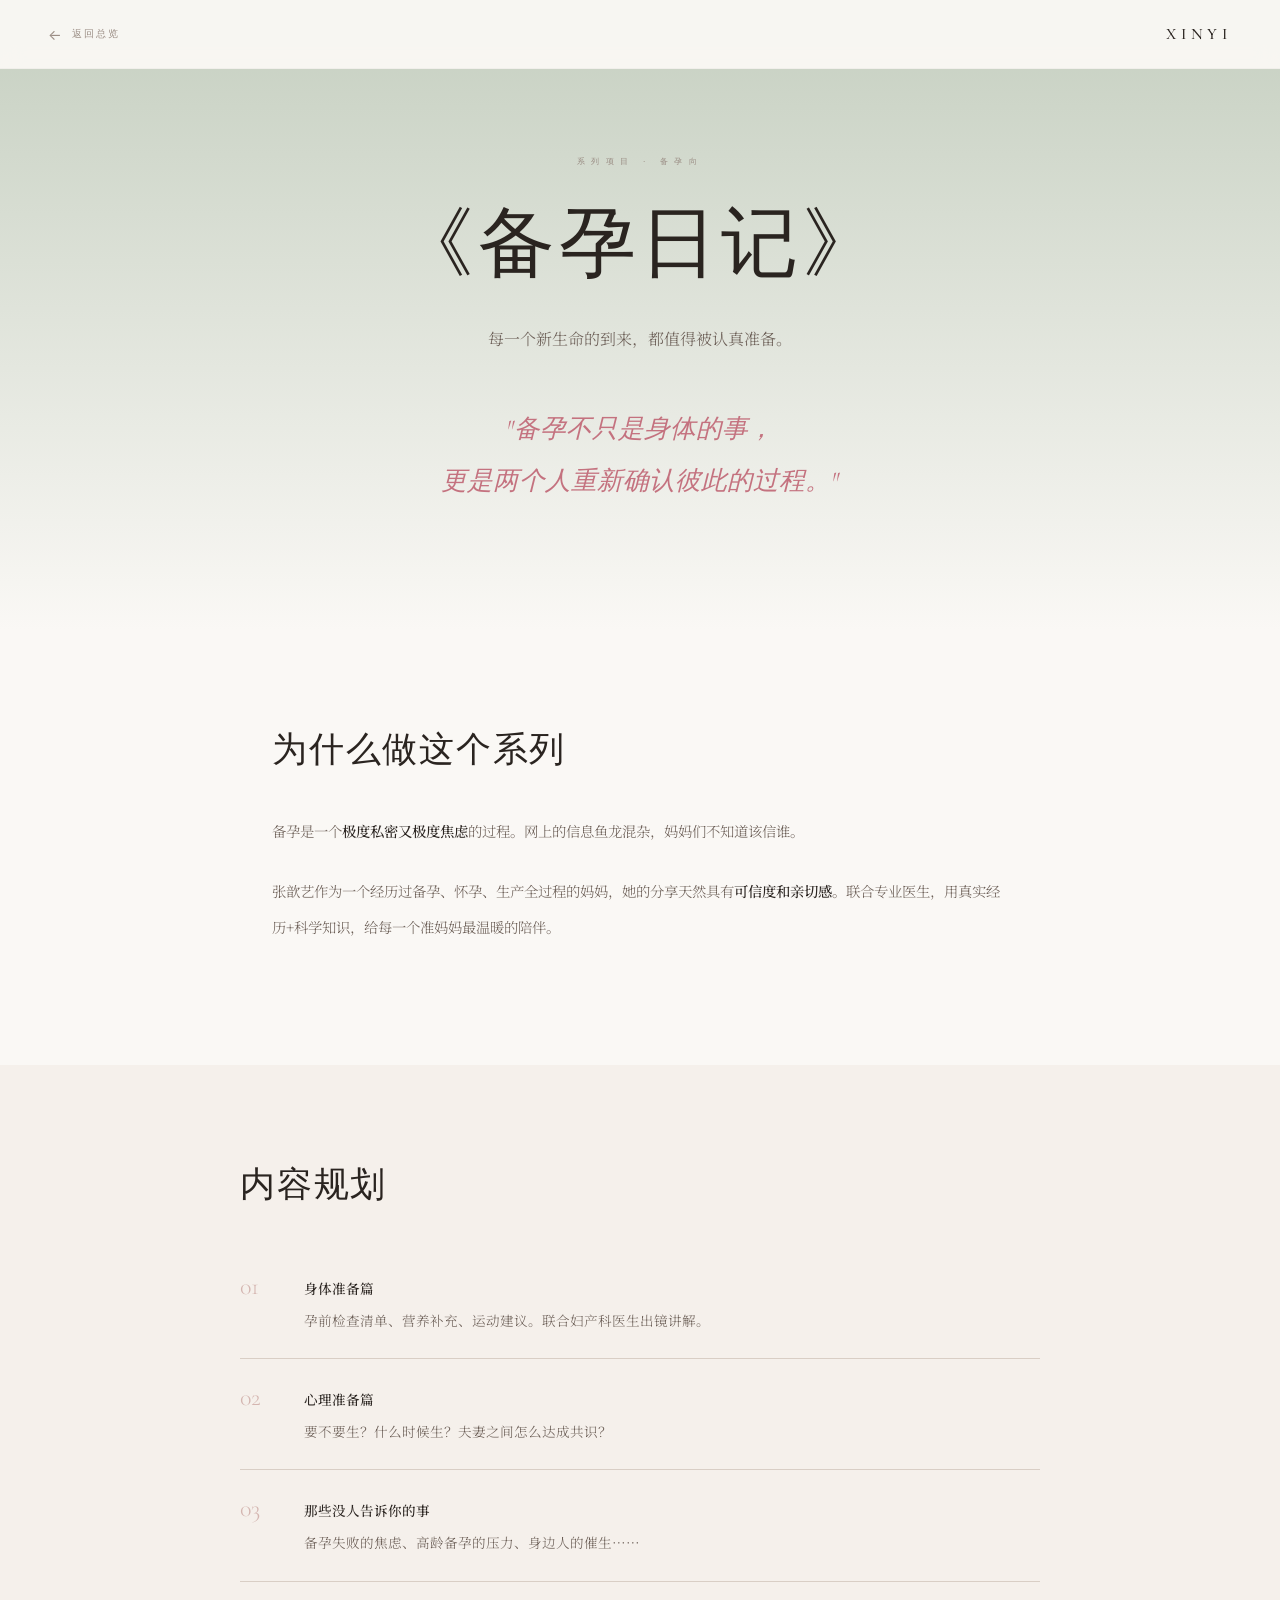
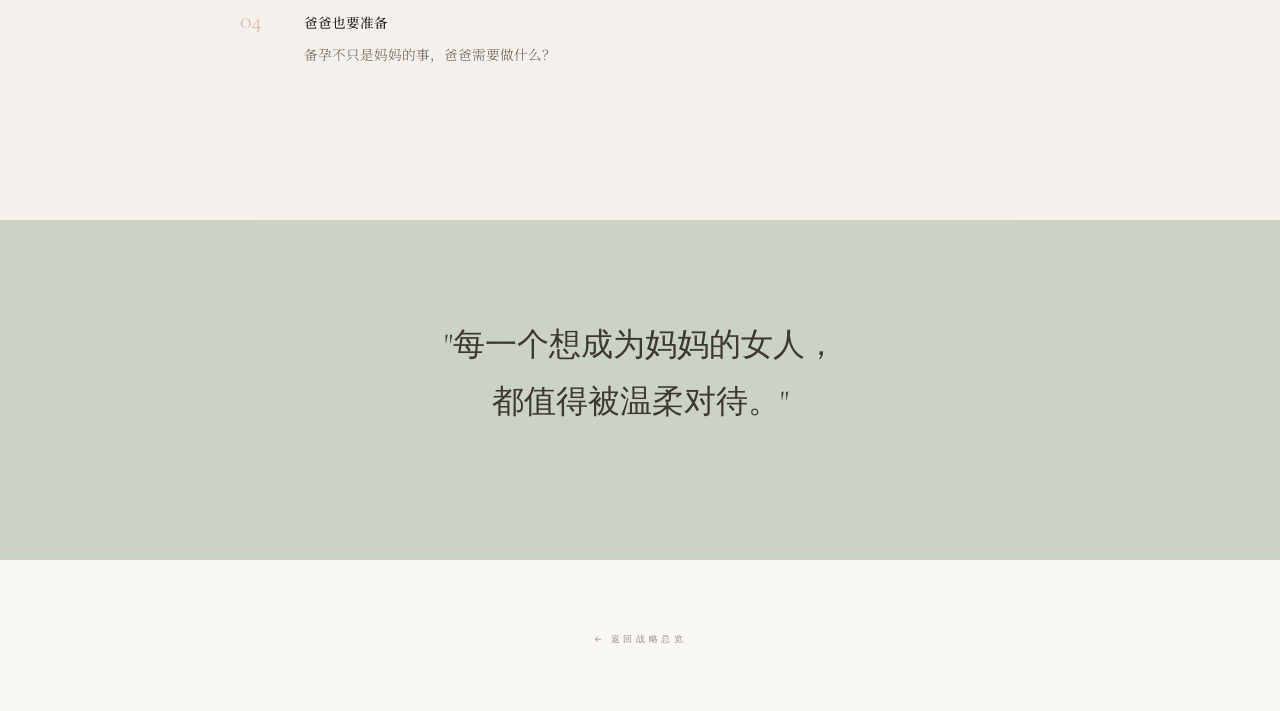
<file: shows/beiyun.html>
<!DOCTYPE html>
<html lang="zh-CN">
<head>
    <meta charset="UTF-8">
    <meta name="viewport" content="width=device-width, initial-scale=1.0">
    <title>《备孕日记》 — 张歆艺账号战略</title>
    <link rel="stylesheet" href="../style.css">
    <style>
        .sub-hero { background: linear-gradient(180deg, var(--morandi-sage) 0%, var(--bg-main) 100%); }
    </style>
</head>
<body>

<nav class="sub-nav">
    <a href="../index.html" class="sub-nav-back">返回总览</a>
    <a href="../index.html" class="sub-nav-brand">XINYI</a>
</nav>

<section class="sub-hero">
    <p class="sub-hero-label">系列项目 · 备孕向</p>
    <h1 class="sub-hero-title">《备孕日记》</h1>
    <p class="sub-hero-subtitle">每一个新生命的到来，都值得被认真准备。</p>
    <p class="sub-hero-quote">"备孕不只是身体的事，<br>更是两个人重新确认彼此的过程。"</p>
</section>

<div class="sub-section fade-in">
    <h3 class="sub-section-title">为什么做这个系列</h3>
    <p>备孕是一个<strong>极度私密又极度焦虑</strong>的过程。网上的信息鱼龙混杂，妈妈们不知道该信谁。</p>
    <p>张歆艺作为一个经历过备孕、怀孕、生产全过程的妈妈，她的分享天然具有<strong>可信度和亲切感</strong>。联合专业医生，用真实经历+科学知识，给每一个准妈妈最温暖的陪伴。</p>
</div>

<div style="background: var(--morandi-cream); padding: 6rem 2rem;">
    <div class="sub-section fade-in" style="padding: 0;">
        <h3 class="sub-section-title">内容规划</h3>
        <ul class="episode-list">
            <li><span class="ep-num">01</span><div class="ep-content"><strong>身体准备篇</strong>孕前检查清单、营养补充、运动建议。联合妇产科医生出镜讲解。</div></li>
            <li><span class="ep-num">02</span><div class="ep-content"><strong>心理准备篇</strong>要不要生？什么时候生？夫妻之间怎么达成共识？</div></li>
            <li><span class="ep-num">03</span><div class="ep-content"><strong>那些没人告诉你的事</strong>备孕失败的焦虑、高龄备孕的压力、身边人的催生……</div></li>
            <li><span class="ep-num">04</span><div class="ep-content"><strong>爸爸也要准备</strong>备孕不只是妈妈的事，爸爸需要做什么？</div></li>
        </ul>
    </div>
</div>

<div class="sub-colored" style="background: var(--morandi-sage); opacity: 0.9;">
    <div class="sub-colored-inner fade-in">
        <h3>"每一个想成为妈妈的女人，<br>都值得被温柔对待。"</h3>
    </div>
</div>

<div class="sub-footer"><a href="../index.html">← 返回战略总览</a></div>

<script>
const fades = document.querySelectorAll('.fade-in');
const io = new IntersectionObserver((entries) => {
    entries.forEach(e => { if (e.isIntersecting) e.target.classList.add('visible'); });
}, { threshold: 0.15 });
fades.forEach(el => io.observe(el));
</script>
</body>
</html>
</file>
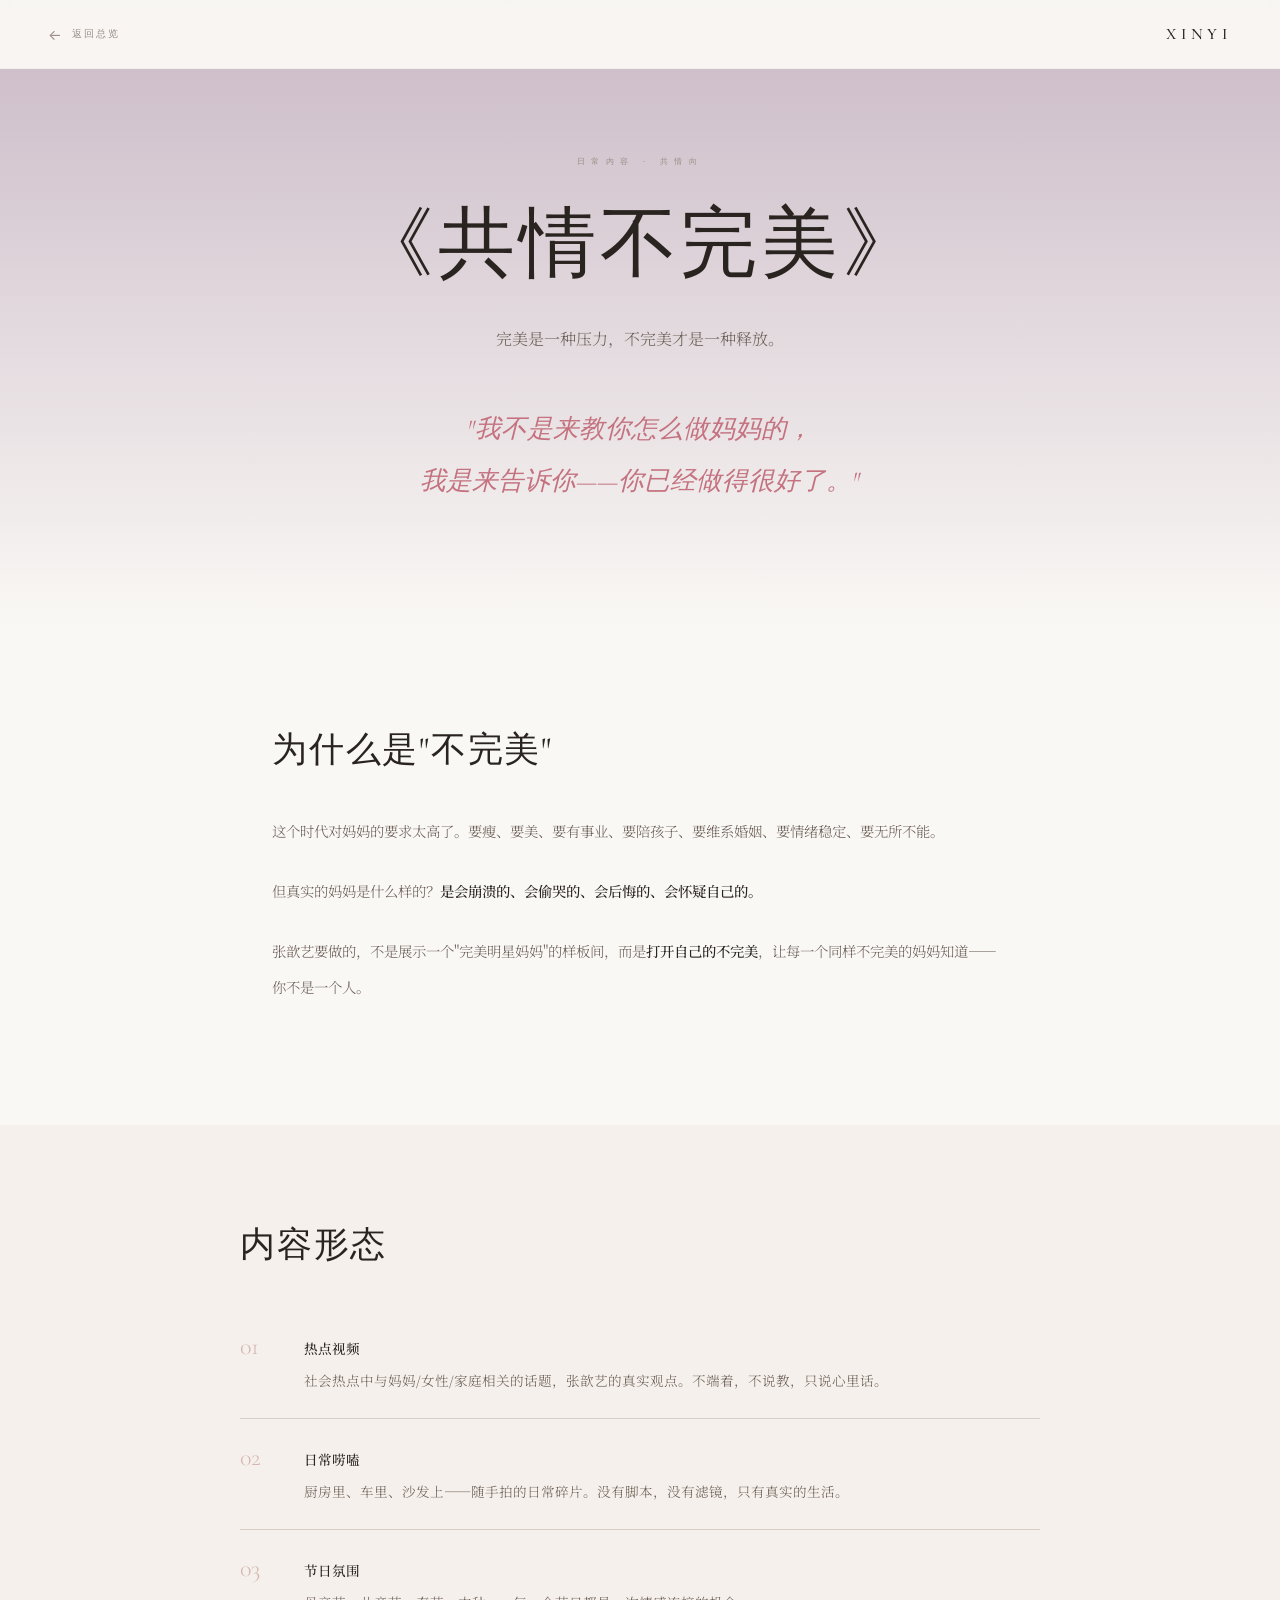
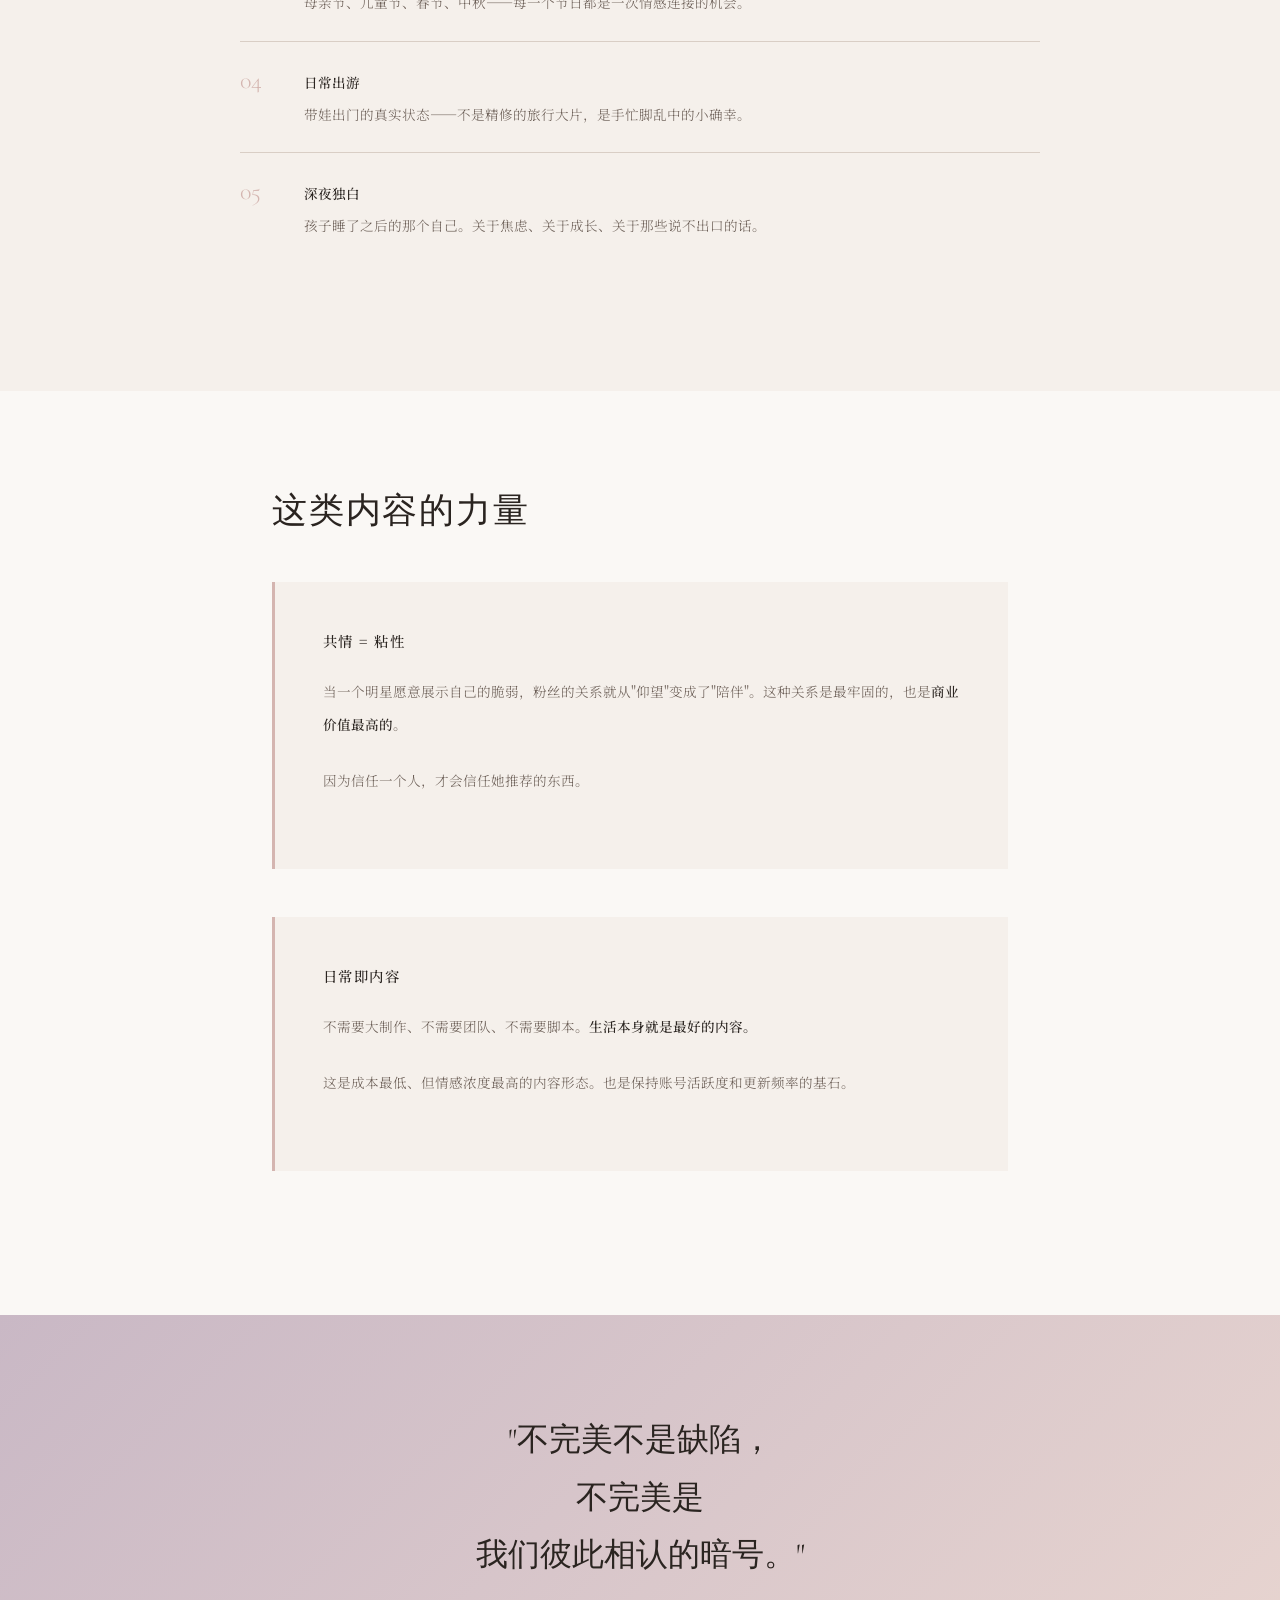
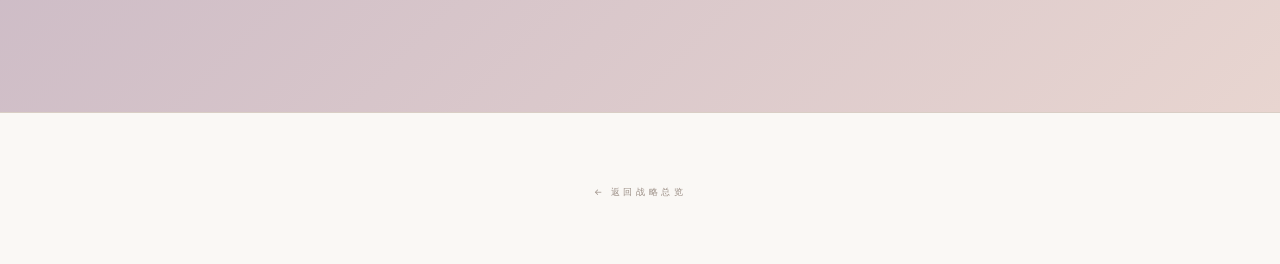
<file: shows/daily.html>
<!DOCTYPE html>
<html lang="zh-CN">
<head>
    <meta charset="UTF-8">
    <meta name="viewport" content="width=device-width, initial-scale=1.0">
    <title>《共情不完美》 — 张歆艺账号战略</title>
    <link rel="stylesheet" href="../style.css">
    <style>
        .sub-hero { background: linear-gradient(180deg, var(--morandi-mauve) 0%, var(--bg-main) 100%); }
    </style>
</head>
<body>

<nav class="sub-nav">
    <a href="../index.html" class="sub-nav-back">返回总览</a>
    <a href="../index.html" class="sub-nav-brand">XINYI</a>
</nav>

<section class="sub-hero">
    <p class="sub-hero-label">日常内容 · 共情向</p>
    <h1 class="sub-hero-title">《共情不完美》</h1>
    <p class="sub-hero-subtitle">完美是一种压力，不完美才是一种释放。</p>
    <p class="sub-hero-quote">"我不是来教你怎么做妈妈的，<br>我是来告诉你——你已经做得很好了。"</p>
</section>

<div class="sub-section fade-in">
    <h3 class="sub-section-title">为什么是"不完美"</h3>
    <p>这个时代对妈妈的要求太高了。要瘦、要美、要有事业、要陪孩子、要维系婚姻、要情绪稳定、要无所不能。</p>
    <p>但真实的妈妈是什么样的？<strong>是会崩溃的、会偷哭的、会后悔的、会怀疑自己的。</strong></p>
    <p>张歆艺要做的，不是展示一个"完美明星妈妈"的样板间，而是<strong>打开自己的不完美</strong>，让每一个同样不完美的妈妈知道——你不是一个人。</p>
</div>

<div style="background: var(--morandi-cream); padding: 6rem 2rem;">
    <div class="sub-section fade-in" style="padding: 0;">
        <h3 class="sub-section-title">内容形态</h3>

        <ul class="episode-list">
            <li>
                <span class="ep-num">01</span>
                <div class="ep-content">
                    <strong>热点视频</strong>
                    社会热点中与妈妈/女性/家庭相关的话题，张歆艺的真实观点。不端着，不说教，只说心里话。
                </div>
            </li>
            <li>
                <span class="ep-num">02</span>
                <div class="ep-content">
                    <strong>日常唠嗑</strong>
                    厨房里、车里、沙发上——随手拍的日常碎片。没有脚本，没有滤镜，只有真实的生活。
                </div>
            </li>
            <li>
                <span class="ep-num">03</span>
                <div class="ep-content">
                    <strong>节日氛围</strong>
                    母亲节、儿童节、春节、中秋——每一个节日都是一次情感连接的机会。
                </div>
            </li>
            <li>
                <span class="ep-num">04</span>
                <div class="ep-content">
                    <strong>日常出游</strong>
                    带娃出门的真实状态——不是精修的旅行大片，是手忙脚乱中的小确幸。
                </div>
            </li>
            <li>
                <span class="ep-num">05</span>
                <div class="ep-content">
                    <strong>深夜独白</strong>
                    孩子睡了之后的那个自己。关于焦虑、关于成长、关于那些说不出口的话。
                </div>
            </li>
        </ul>
    </div>
</div>

<div class="sub-section fade-in">
    <h3 class="sub-section-title">这类内容的力量</h3>

    <div class="highlight-box">
        <h4>共情 = 粘性</h4>
        <p>当一个明星愿意展示自己的脆弱，粉丝的关系就从"仰望"变成了"陪伴"。这种关系是最牢固的，也是<strong>商业价值最高的</strong>。</p>
        <p>因为信任一个人，才会信任她推荐的东西。</p>
    </div>

    <div class="highlight-box">
        <h4>日常即内容</h4>
        <p>不需要大制作、不需要团队、不需要脚本。<strong>生活本身就是最好的内容。</strong></p>
        <p>这是成本最低、但情感浓度最高的内容形态。也是保持账号活跃度和更新频率的基石。</p>
    </div>
</div>

<div class="sub-colored" style="background: linear-gradient(135deg, var(--morandi-mauve), var(--morandi-blush));">
    <div class="sub-colored-inner fade-in">
        <h3>"不完美不是缺陷，<br>不完美是<br>我们彼此相认的暗号。"</h3>
    </div>
</div>

<div class="sub-footer">
    <a href="../index.html">← 返回战略总览</a>
</div>

<script>
const fades = document.querySelectorAll('.fade-in');
const io = new IntersectionObserver((entries) => {
    entries.forEach(e => { if (e.isIntersecting) e.target.classList.add('visible'); });
}, { threshold: 0.15 });
fades.forEach(el => io.observe(el));
</script>

</body>
</html>
</file>
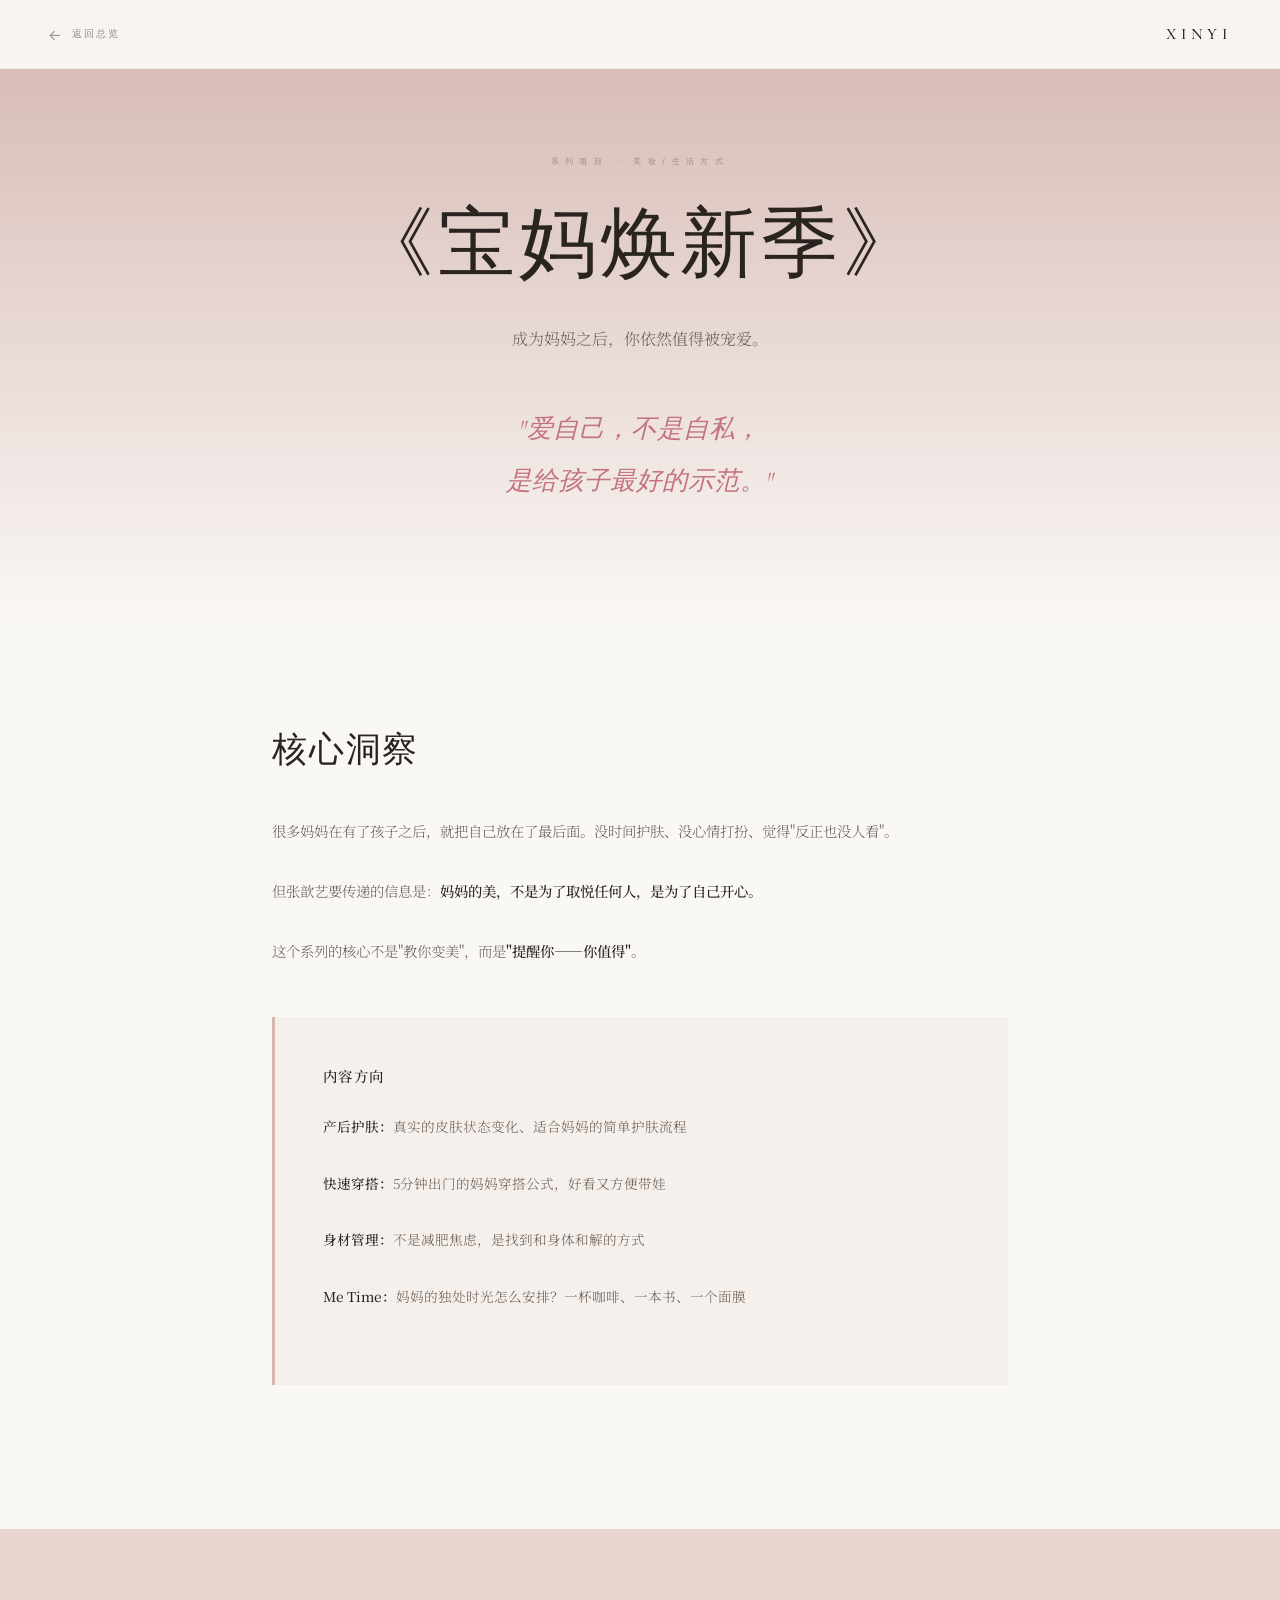
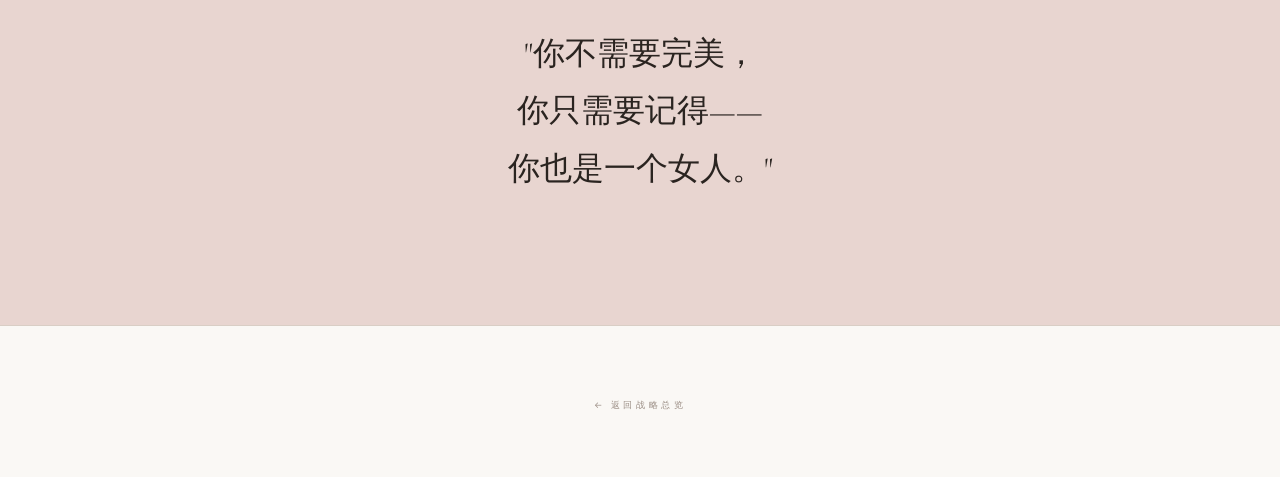
<file: shows/huanxin.html>
<!DOCTYPE html>
<html lang="zh-CN">
<head>
    <meta charset="UTF-8">
    <meta name="viewport" content="width=device-width, initial-scale=1.0">
    <title>《宝妈焕新季》 — 张歆艺账号战略</title>
    <link rel="stylesheet" href="../style.css">
    <style>
        .sub-hero { background: linear-gradient(180deg, var(--morandi-pink) 0%, var(--bg-main) 100%); }
    </style>
</head>
<body>

<nav class="sub-nav">
    <a href="../index.html" class="sub-nav-back">返回总览</a>
    <a href="../index.html" class="sub-nav-brand">XINYI</a>
</nav>

<section class="sub-hero">
    <p class="sub-hero-label">系列项目 · 美妆/生活方式</p>
    <h1 class="sub-hero-title">《宝妈焕新季》</h1>
    <p class="sub-hero-subtitle">成为妈妈之后，你依然值得被宠爱。</p>
    <p class="sub-hero-quote">"爱自己，不是自私，<br>是给孩子最好的示范。"</p>
</section>

<div class="sub-section fade-in">
    <h3 class="sub-section-title">核心洞察</h3>
    <p>很多妈妈在有了孩子之后，就把自己放在了最后面。没时间护肤、没心情打扮、觉得"反正也没人看"。</p>
    <p>但张歆艺要传递的信息是：<strong>妈妈的美，不是为了取悦任何人，是为了自己开心。</strong></p>
    <p>这个系列的核心不是"教你变美"，而是<strong>"提醒你——你值得"</strong>。</p>

    <div class="highlight-box">
        <h4>内容方向</h4>
        <p><strong>产后护肤：</strong>真实的皮肤状态变化、适合妈妈的简单护肤流程</p>
        <p><strong>快速穿搭：</strong>5分钟出门的妈妈穿搭公式，好看又方便带娃</p>
        <p><strong>身材管理：</strong>不是减肥焦虑，是找到和身体和解的方式</p>
        <p><strong>Me Time：</strong>妈妈的独处时光怎么安排？一杯咖啡、一本书、一个面膜</p>
    </div>
</div>

<div class="sub-colored" style="background: var(--morandi-blush);">
    <div class="sub-colored-inner fade-in">
        <h3>"你不需要完美，<br>你只需要记得——<br>你也是一个女人。"</h3>
    </div>
</div>

<div class="sub-footer"><a href="../index.html">← 返回战略总览</a></div>

<script>
const fades = document.querySelectorAll('.fade-in');
const io = new IntersectionObserver((entries) => {
    entries.forEach(e => { if (e.isIntersecting) e.target.classList.add('visible'); });
}, { threshold: 0.15 });
fades.forEach(el => io.observe(el));
</script>
</body>
</html>
</file>
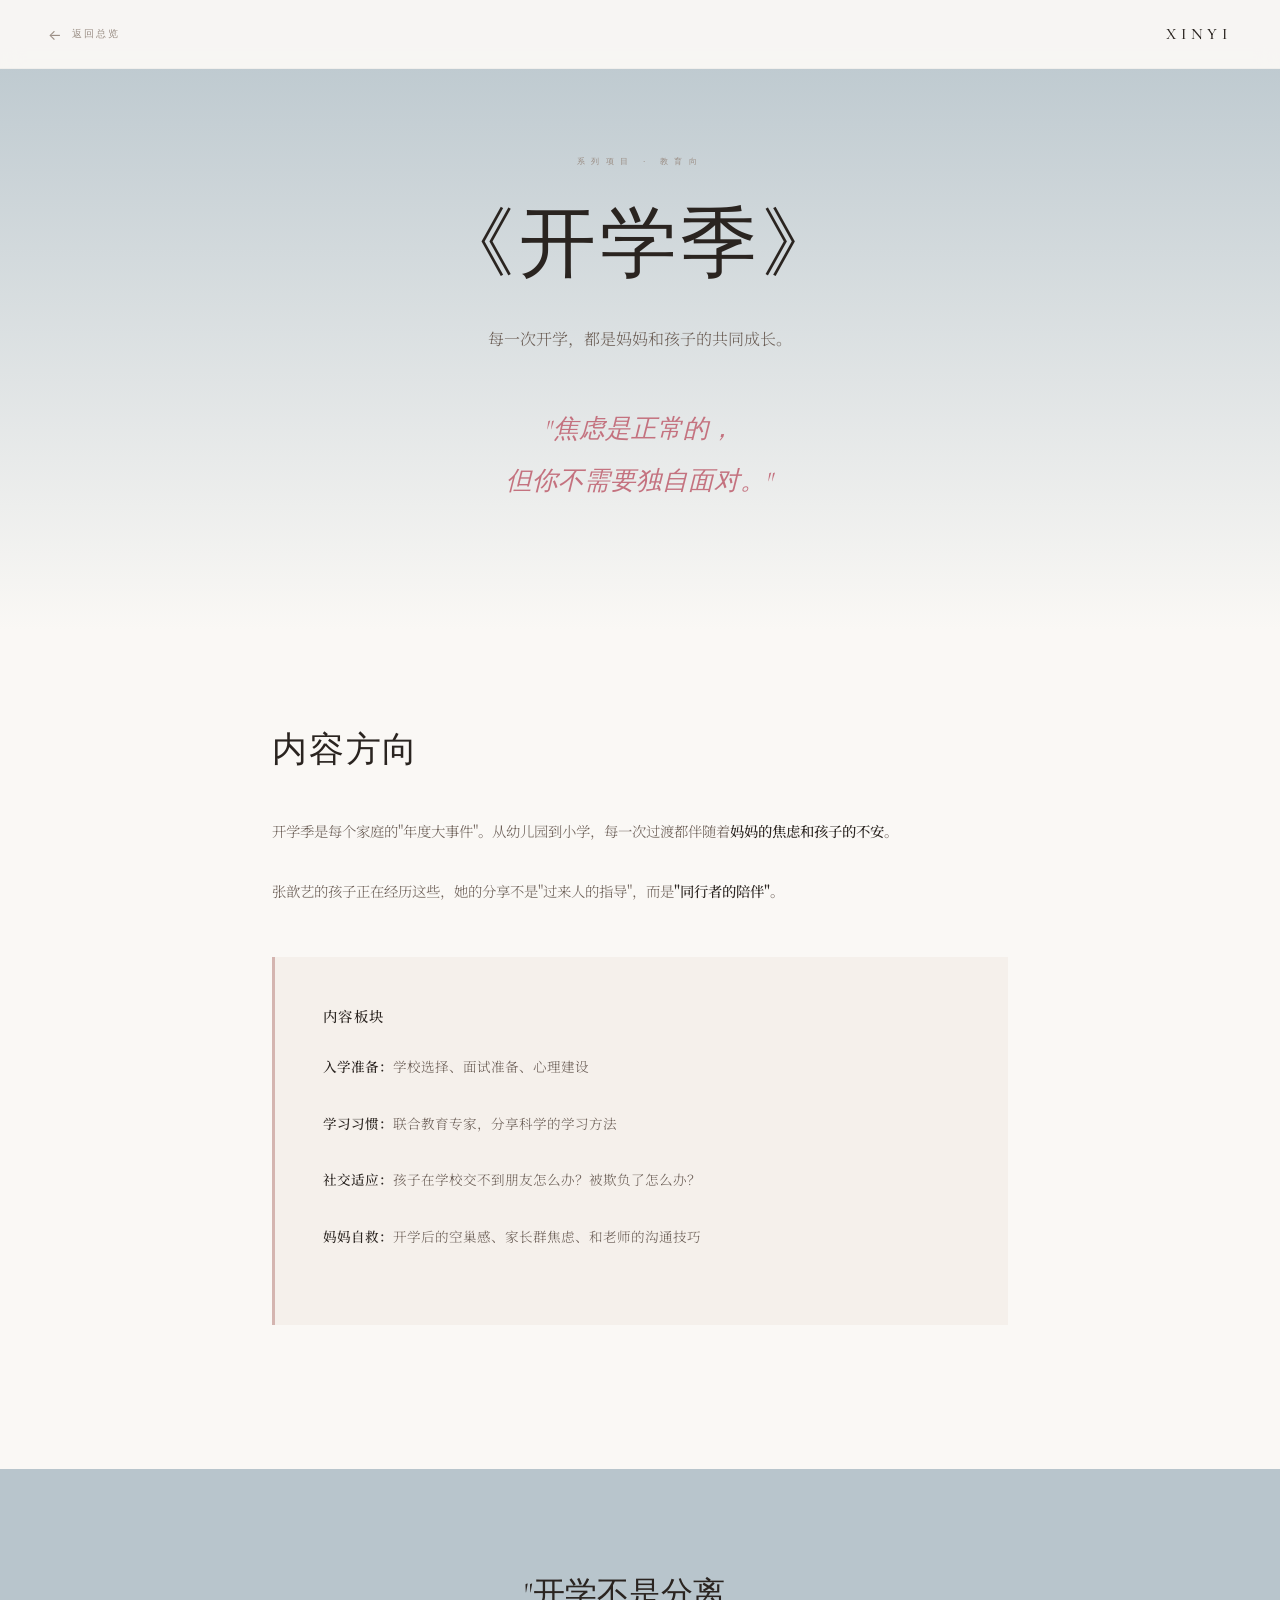
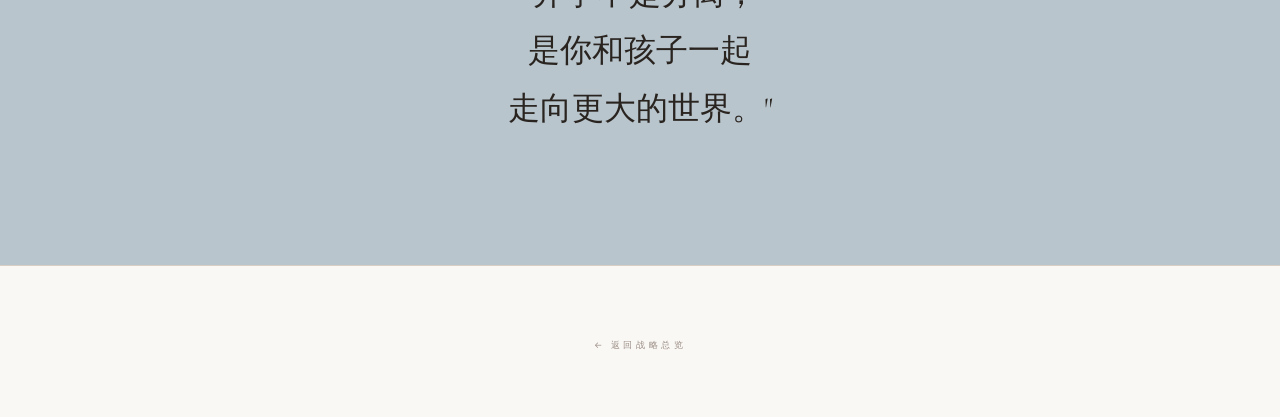
<file: shows/kaixue.html>
<!DOCTYPE html>
<html lang="zh-CN">
<head>
    <meta charset="UTF-8">
    <meta name="viewport" content="width=device-width, initial-scale=1.0">
    <title>《开学季》 — 张歆艺账号战略</title>
    <link rel="stylesheet" href="../style.css">
    <style>
        .sub-hero { background: linear-gradient(180deg, var(--morandi-blue) 0%, var(--bg-main) 100%); }
    </style>
</head>
<body>

<nav class="sub-nav">
    <a href="../index.html" class="sub-nav-back">返回总览</a>
    <a href="../index.html" class="sub-nav-brand">XINYI</a>
</nav>

<section class="sub-hero">
    <p class="sub-hero-label">系列项目 · 教育向</p>
    <h1 class="sub-hero-title">《开学季》</h1>
    <p class="sub-hero-subtitle">每一次开学，都是妈妈和孩子的共同成长。</p>
    <p class="sub-hero-quote">"焦虑是正常的，<br>但你不需要独自面对。"</p>
</section>

<div class="sub-section fade-in">
    <h3 class="sub-section-title">内容方向</h3>
    <p>开学季是每个家庭的"年度大事件"。从幼儿园到小学，每一次过渡都伴随着<strong>妈妈的焦虑和孩子的不安</strong>。</p>
    <p>张歆艺的孩子正在经历这些，她的分享不是"过来人的指导"，而是<strong>"同行者的陪伴"</strong>。</p>

    <div class="highlight-box">
        <h4>内容板块</h4>
        <p><strong>入学准备：</strong>学校选择、面试准备、心理建设</p>
        <p><strong>学习习惯：</strong>联合教育专家，分享科学的学习方法</p>
        <p><strong>社交适应：</strong>孩子在学校交不到朋友怎么办？被欺负了怎么办？</p>
        <p><strong>妈妈自救：</strong>开学后的空巢感、家长群焦虑、和老师的沟通技巧</p>
    </div>
</div>

<div class="sub-colored" style="background: var(--morandi-blue);">
    <div class="sub-colored-inner fade-in">
        <h3>"开学不是分离，<br>是你和孩子一起<br>走向更大的世界。"</h3>
    </div>
</div>

<div class="sub-footer"><a href="../index.html">← 返回战略总览</a></div>

<script>
const fades = document.querySelectorAll('.fade-in');
const io = new IntersectionObserver((entries) => {
    entries.forEach(e => { if (e.isIntersecting) e.target.classList.add('visible'); });
}, { threshold: 0.15 });
fades.forEach(el => io.observe(el));
</script>
</body>
</html>
</file>
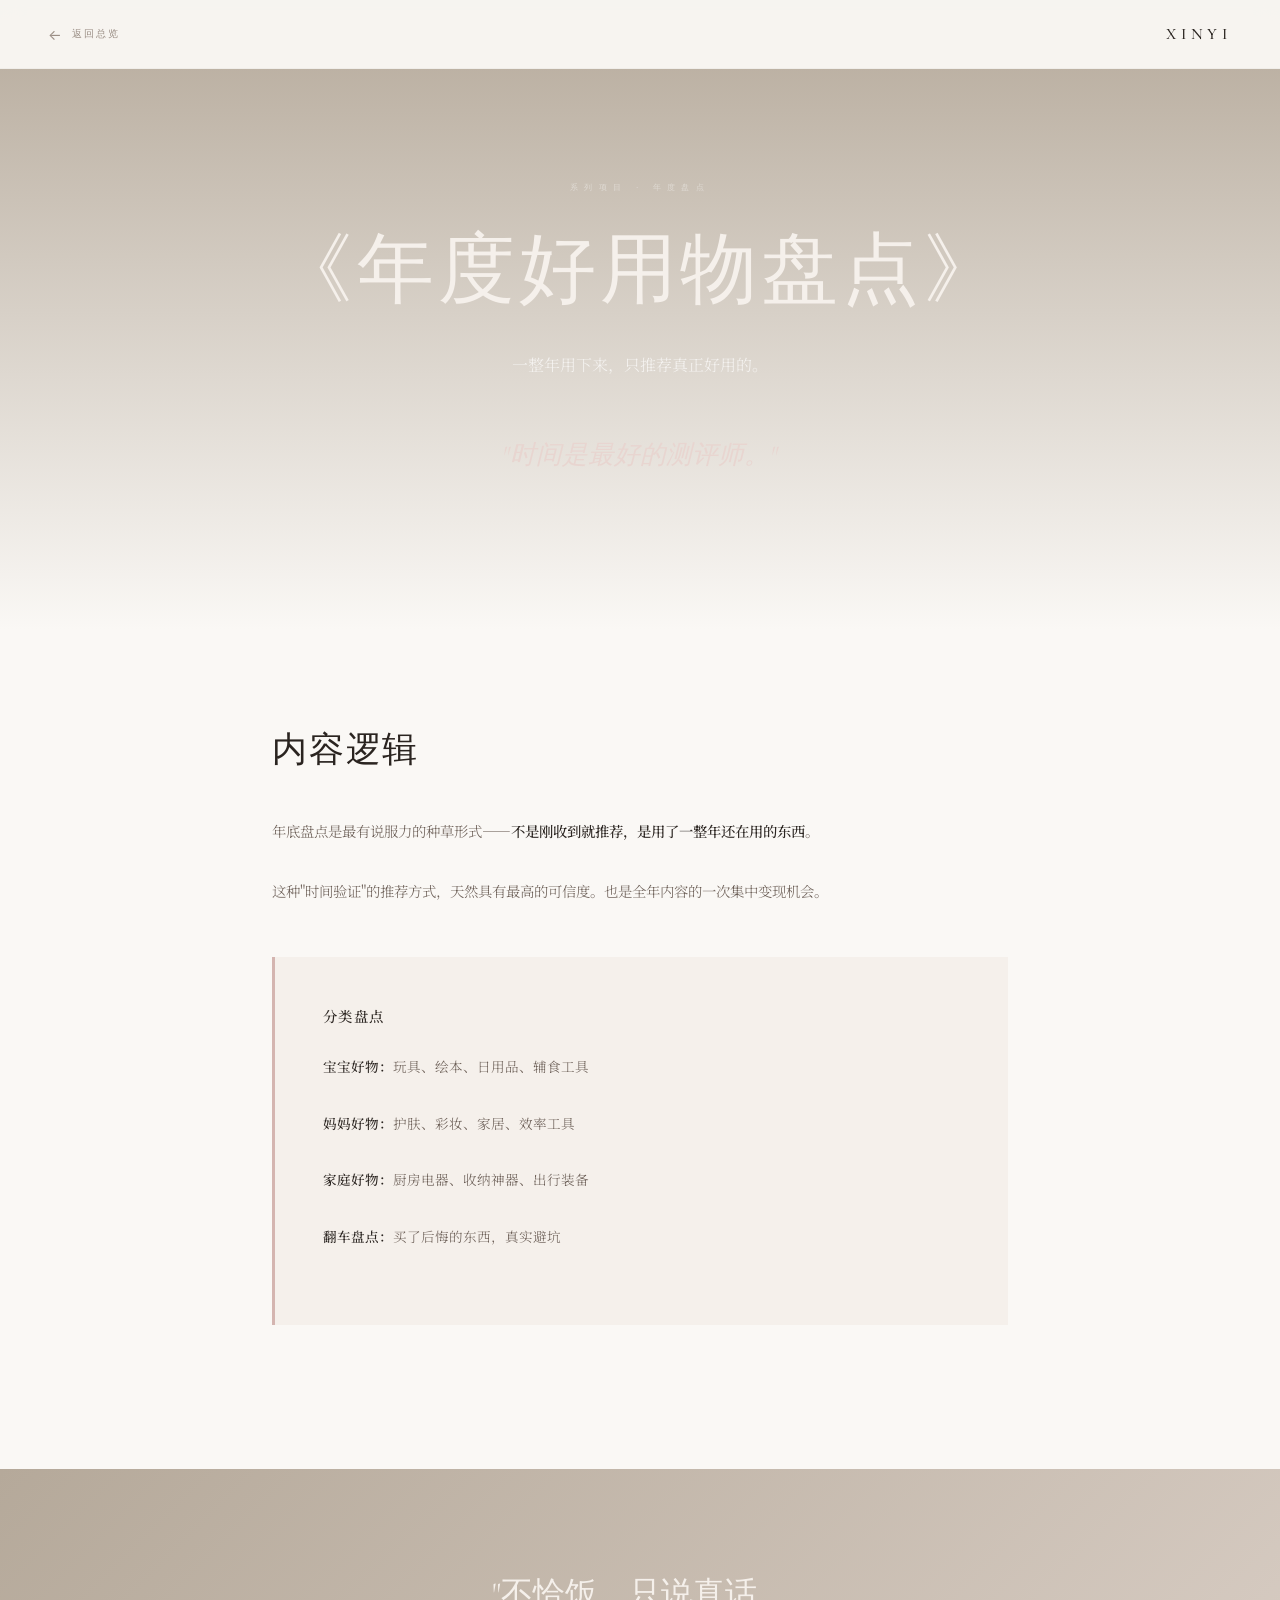
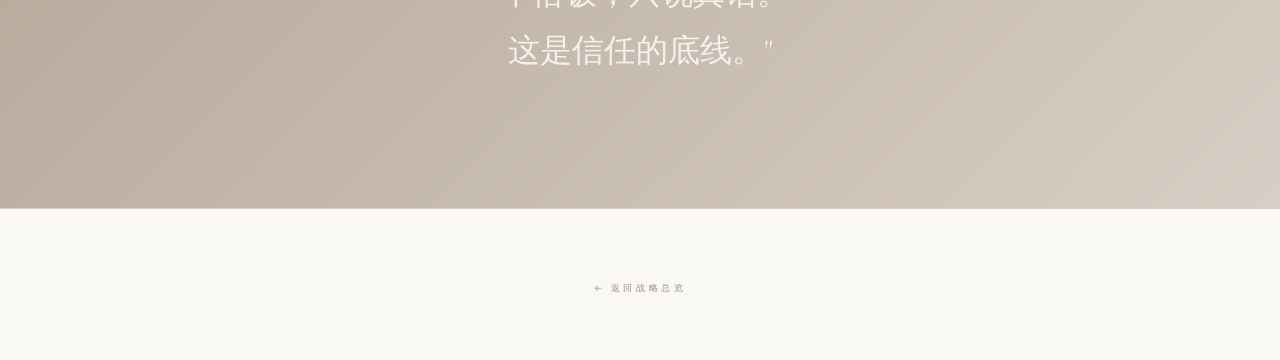
<file: shows/niandu.html>
<!DOCTYPE html>
<html lang="zh-CN">
<head>
    <meta charset="UTF-8">
    <meta name="viewport" content="width=device-width, initial-scale=1.0">
    <title>《年度好用物盘点》 — 张歆艺账号战略</title>
    <link rel="stylesheet" href="../style.css">
    <style>
        .sub-hero { background: linear-gradient(180deg, var(--morandi-taupe) 0%, var(--bg-main) 100%); }
        .sub-hero .sub-hero-title { color: var(--text-light); }
        .sub-hero .sub-hero-subtitle { color: rgba(255,255,255,0.7); }
        .sub-hero .sub-hero-label { color: rgba(255,255,255,0.4); }
        .sub-hero .sub-hero-quote { color: var(--morandi-blush); }
    </style>
</head>
<body>

<nav class="sub-nav">
    <a href="../index.html" class="sub-nav-back">返回总览</a>
    <a href="../index.html" class="sub-nav-brand">XINYI</a>
</nav>

<section class="sub-hero">
    <p class="sub-hero-label">系列项目 · 年度盘点</p>
    <h1 class="sub-hero-title">《年度好用物盘点》</h1>
    <p class="sub-hero-subtitle">一整年用下来，只推荐真正好用的。</p>
    <p class="sub-hero-quote">"时间是最好的测评师。"</p>
</section>

<div class="sub-section fade-in">
    <h3 class="sub-section-title">内容逻辑</h3>
    <p>年底盘点是最有说服力的种草形式——<strong>不是刚收到就推荐，是用了一整年还在用的东西</strong>。</p>
    <p>这种"时间验证"的推荐方式，天然具有最高的可信度。也是全年内容的一次集中变现机会。</p>

    <div class="highlight-box">
        <h4>分类盘点</h4>
        <p><strong>宝宝好物：</strong>玩具、绘本、日用品、辅食工具</p>
        <p><strong>妈妈好物：</strong>护肤、彩妆、家居、效率工具</p>
        <p><strong>家庭好物：</strong>厨房电器、收纳神器、出行装备</p>
        <p><strong>翻车盘点：</strong>买了后悔的东西，真实避坑</p>
    </div>
</div>

<div class="sub-colored" style="background: linear-gradient(135deg, var(--morandi-taupe), var(--morandi-warm));">
    <div class="sub-colored-inner fade-in">
        <h3 style="color: var(--text-light);">"不恰饭，只说真话。<br>这是信任的底线。"</h3>
    </div>
</div>

<div class="sub-footer"><a href="../index.html">← 返回战略总览</a></div>

<script>
const fades = document.querySelectorAll('.fade-in');
const io = new IntersectionObserver((entries) => {
    entries.forEach(e => { if (e.isIntersecting) e.target.classList.add('visible'); });
}, { threshold: 0.15 });
fades.forEach(el => io.observe(el));
</script>
</body>
</html>
</file>
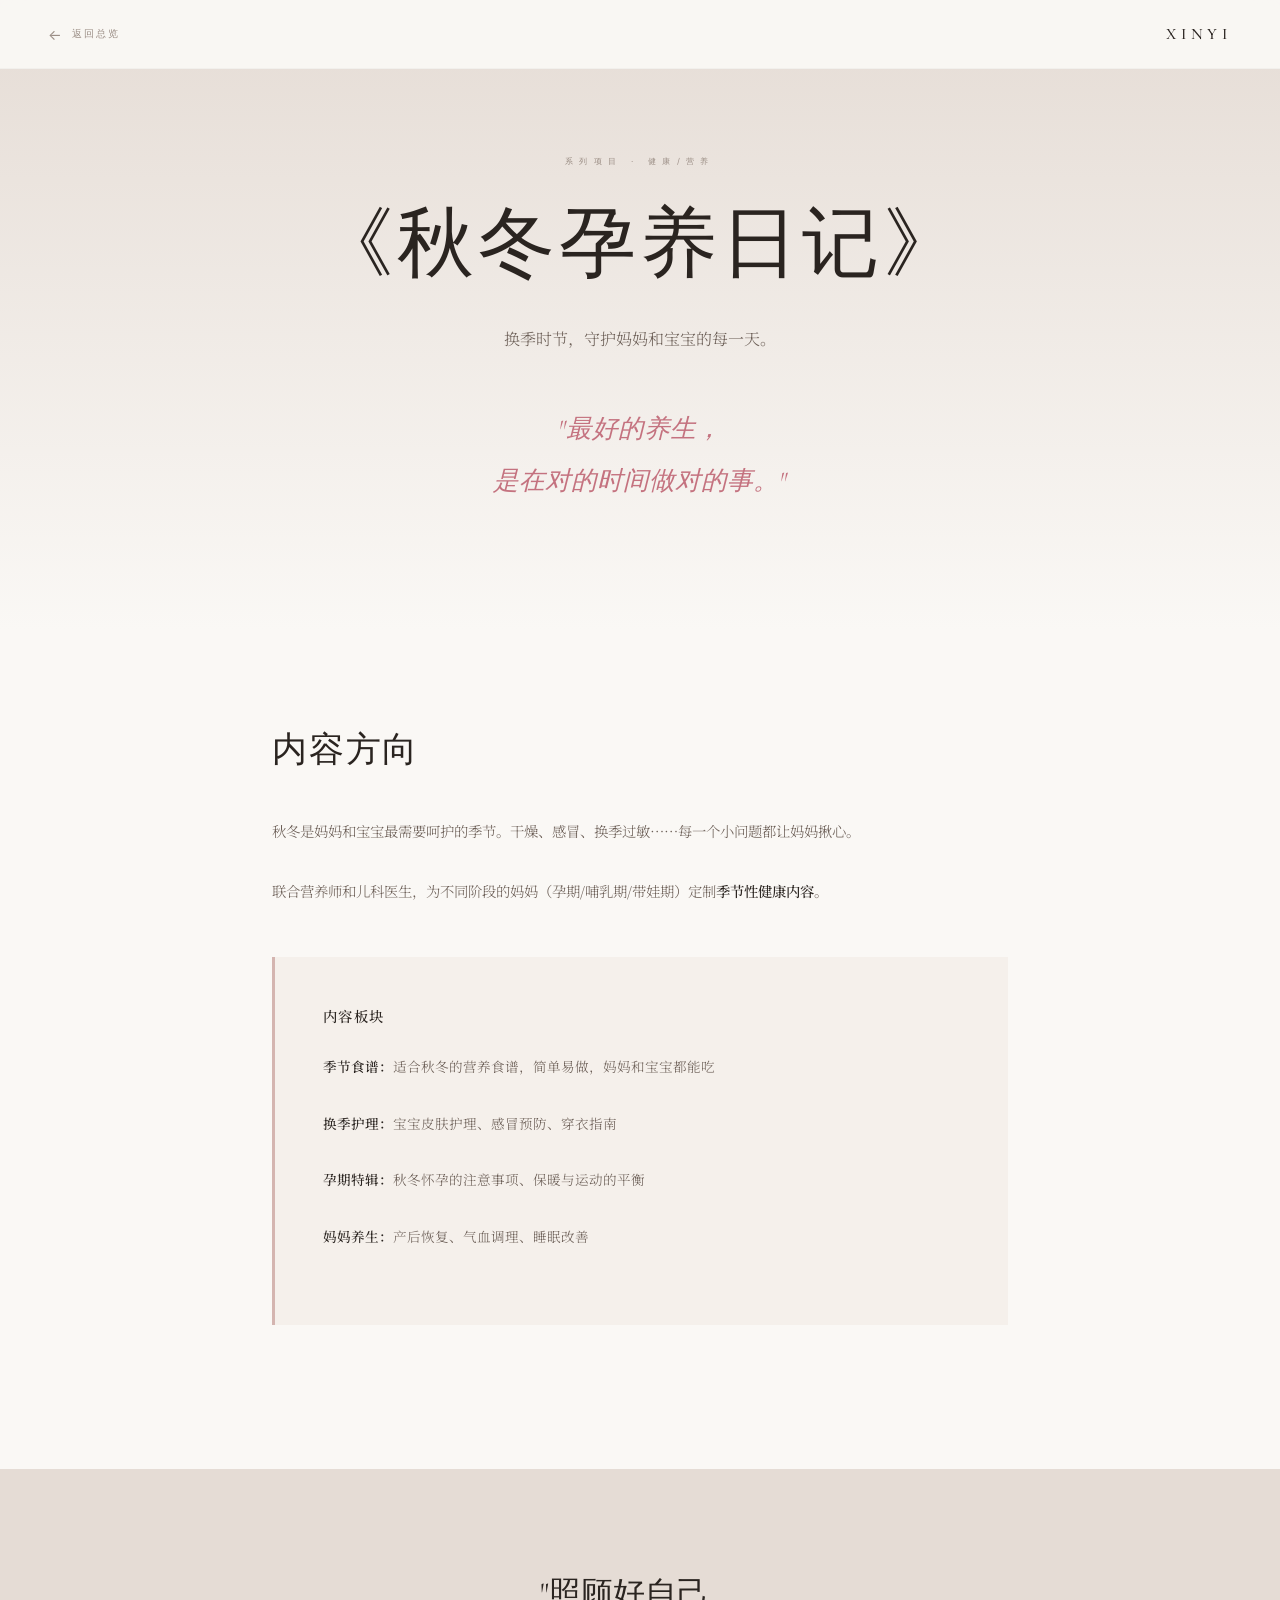
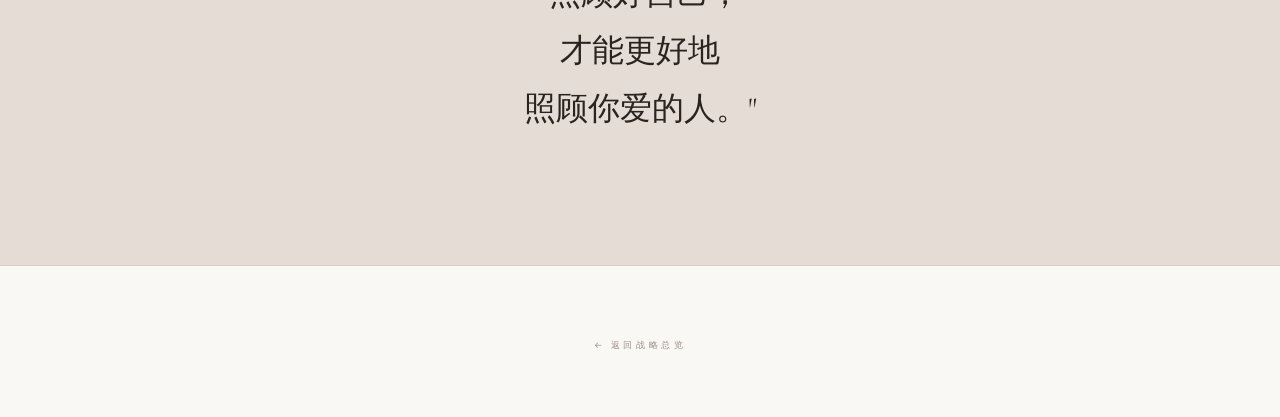
<file: shows/qiudong.html>
<!DOCTYPE html>
<html lang="zh-CN">
<head>
    <meta charset="UTF-8">
    <meta name="viewport" content="width=device-width, initial-scale=1.0">
    <title>《秋冬孕养日记》 — 张歆艺账号战略</title>
    <link rel="stylesheet" href="../style.css">
    <style>
        .sub-hero { background: linear-gradient(180deg, var(--morandi-nude) 0%, var(--bg-main) 100%); }
    </style>
</head>
<body>

<nav class="sub-nav">
    <a href="../index.html" class="sub-nav-back">返回总览</a>
    <a href="../index.html" class="sub-nav-brand">XINYI</a>
</nav>

<section class="sub-hero">
    <p class="sub-hero-label">系列项目 · 健康/营养</p>
    <h1 class="sub-hero-title">《秋冬孕养日记》</h1>
    <p class="sub-hero-subtitle">换季时节，守护妈妈和宝宝的每一天。</p>
    <p class="sub-hero-quote">"最好的养生，<br>是在对的时间做对的事。"</p>
</section>

<div class="sub-section fade-in">
    <h3 class="sub-section-title">内容方向</h3>
    <p>秋冬是妈妈和宝宝最需要呵护的季节。干燥、感冒、换季过敏……每一个小问题都让妈妈揪心。</p>
    <p>联合营养师和儿科医生，为不同阶段的妈妈（孕期/哺乳期/带娃期）定制<strong>季节性健康内容</strong>。</p>

    <div class="highlight-box">
        <h4>内容板块</h4>
        <p><strong>季节食谱：</strong>适合秋冬的营养食谱，简单易做，妈妈和宝宝都能吃</p>
        <p><strong>换季护理：</strong>宝宝皮肤护理、感冒预防、穿衣指南</p>
        <p><strong>孕期特辑：</strong>秋冬怀孕的注意事项、保暖与运动的平衡</p>
        <p><strong>妈妈养生：</strong>产后恢复、气血调理、睡眠改善</p>
    </div>
</div>

<div class="sub-colored" style="background: var(--morandi-nude);">
    <div class="sub-colored-inner fade-in">
        <h3>"照顾好自己，<br>才能更好地<br>照顾你爱的人。"</h3>
    </div>
</div>

<div class="sub-footer"><a href="../index.html">← 返回战略总览</a></div>

<script>
const fades = document.querySelectorAll('.fade-in');
const io = new IntersectionObserver((entries) => {
    entries.forEach(e => { if (e.isIntersecting) e.target.classList.add('visible'); });
}, { threshold: 0.15 });
fades.forEach(el => io.observe(el));
</script>
</body>
</html>
</file>
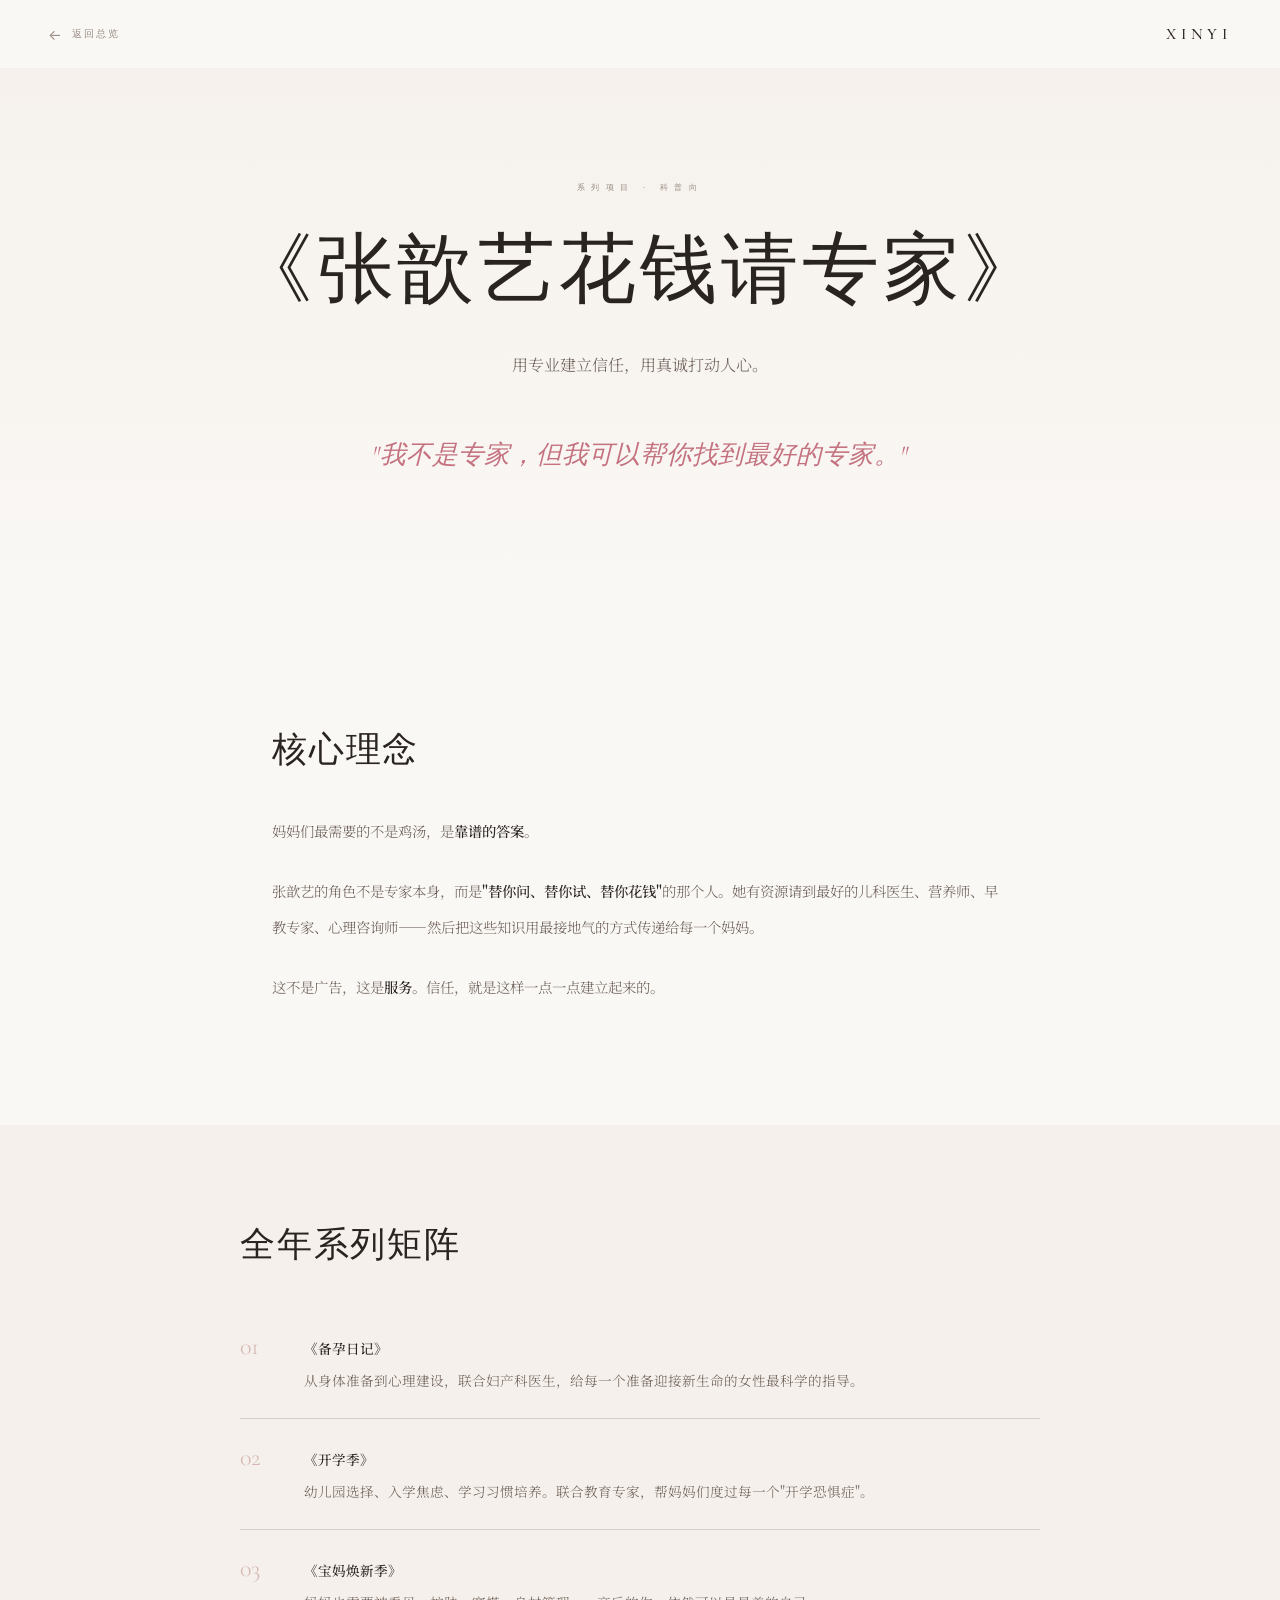
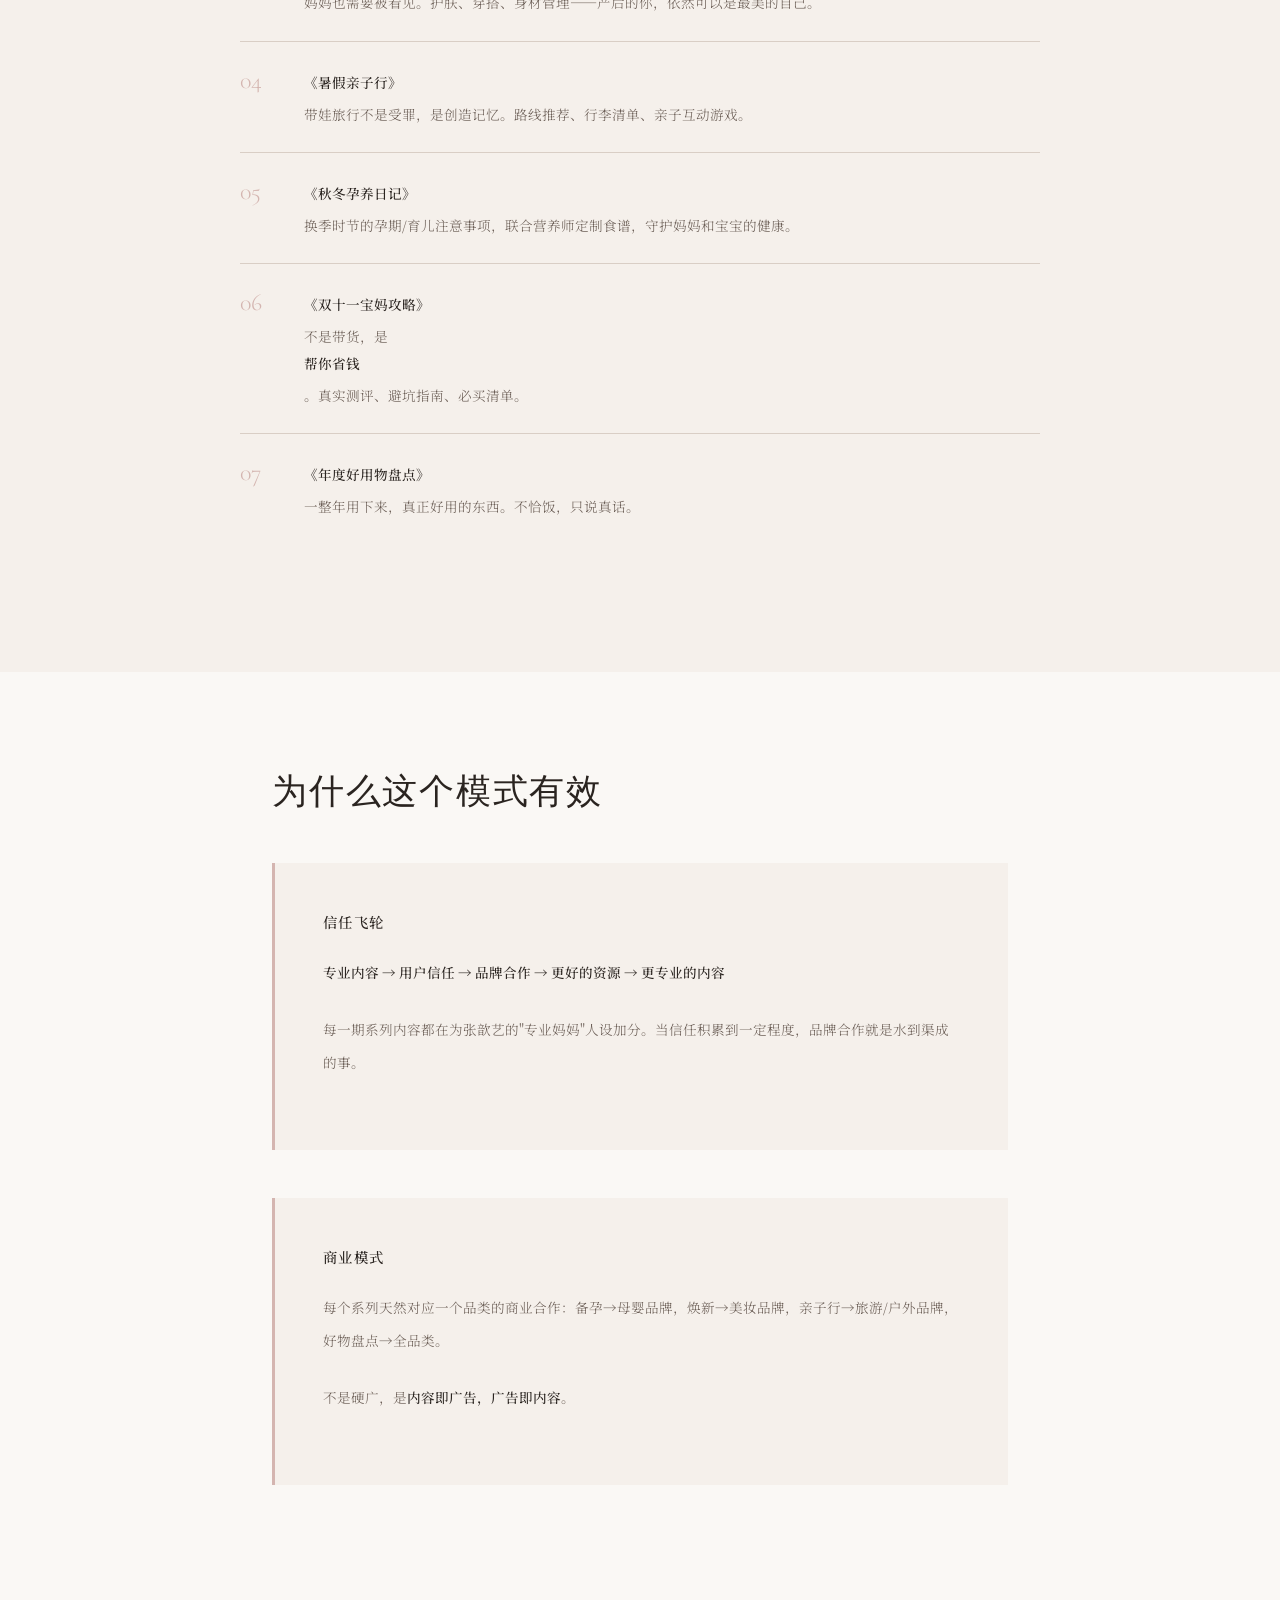
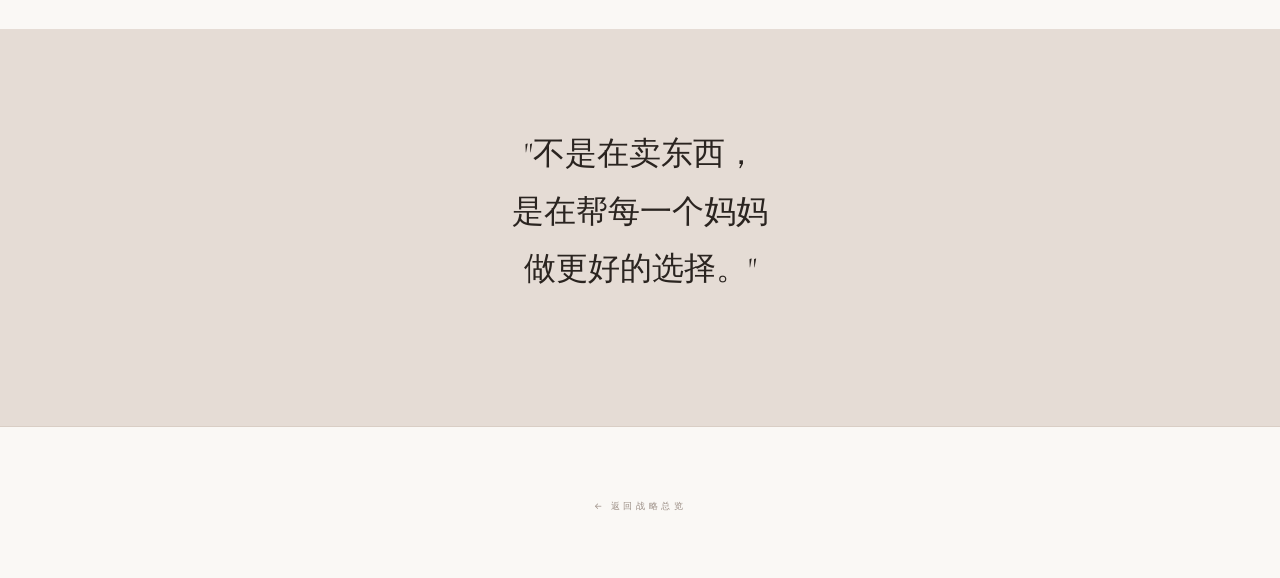
<file: shows/series.html>
<!DOCTYPE html>
<html lang="zh-CN">
<head>
    <meta charset="UTF-8">
    <meta name="viewport" content="width=device-width, initial-scale=1.0">
    <title>系列项目 — 张歆艺账号战略</title>
    <link rel="stylesheet" href="../style.css">
    <style>
        .sub-hero { background: linear-gradient(180deg, var(--morandi-cream) 0%, var(--bg-main) 100%); }
    </style>
</head>
<body>

<nav class="sub-nav">
    <a href="../index.html" class="sub-nav-back">返回总览</a>
    <a href="../index.html" class="sub-nav-brand">XINYI</a>
</nav>

<section class="sub-hero">
    <p class="sub-hero-label">系列项目 · 科普向</p>
    <h1 class="sub-hero-title">《张歆艺花钱请专家》</h1>
    <p class="sub-hero-subtitle">用专业建立信任，用真诚打动人心。</p>
    <p class="sub-hero-quote">"我不是专家，但我可以帮你找到最好的专家。"</p>
</section>

<div class="sub-section fade-in">
    <h3 class="sub-section-title">核心理念</h3>
    <p>妈妈们最需要的不是鸡汤，是<strong>靠谱的答案</strong>。</p>
    <p>张歆艺的角色不是专家本身，而是<strong>"替你问、替你试、替你花钱"</strong>的那个人。她有资源请到最好的儿科医生、营养师、早教专家、心理咨询师——然后把这些知识用最接地气的方式传递给每一个妈妈。</p>
    <p>这不是广告，这是<strong>服务</strong>。信任，就是这样一点一点建立起来的。</p>
</div>

<div style="background: var(--morandi-cream); padding: 6rem 2rem;">
    <div class="sub-section fade-in" style="padding: 0;">
        <h3 class="sub-section-title">全年系列矩阵</h3>

        <ul class="episode-list">
            <li>
                <span class="ep-num">01</span>
                <div class="ep-content">
                    <strong>《备孕日记》</strong>
                    从身体准备到心理建设，联合妇产科医生，给每一个准备迎接新生命的女性最科学的指导。
                </div>
            </li>
            <li>
                <span class="ep-num">02</span>
                <div class="ep-content">
                    <strong>《开学季》</strong>
                    幼儿园选择、入学焦虑、学习习惯培养。联合教育专家，帮妈妈们度过每一个"开学恐惧症"。
                </div>
            </li>
            <li>
                <span class="ep-num">03</span>
                <div class="ep-content">
                    <strong>《宝妈焕新季》</strong>
                    妈妈也需要被看见。护肤、穿搭、身材管理——产后的你，依然可以是最美的自己。
                </div>
            </li>
            <li>
                <span class="ep-num">04</span>
                <div class="ep-content">
                    <strong>《暑假亲子行》</strong>
                    带娃旅行不是受罪，是创造记忆。路线推荐、行李清单、亲子互动游戏。
                </div>
            </li>
            <li>
                <span class="ep-num">05</span>
                <div class="ep-content">
                    <strong>《秋冬孕养日记》</strong>
                    换季时节的孕期/育儿注意事项，联合营养师定制食谱，守护妈妈和宝宝的健康。
                </div>
            </li>
            <li>
                <span class="ep-num">06</span>
                <div class="ep-content">
                    <strong>《双十一宝妈攻略》</strong>
                    不是带货，是<strong>帮你省钱</strong>。真实测评、避坑指南、必买清单。
                </div>
            </li>
            <li>
                <span class="ep-num">07</span>
                <div class="ep-content">
                    <strong>《年度好用物盘点》</strong>
                    一整年用下来，真正好用的东西。不恰饭，只说真话。
                </div>
            </li>
        </ul>
    </div>
</div>

<div class="sub-section fade-in">
    <h3 class="sub-section-title">为什么这个模式有效</h3>

    <div class="highlight-box">
        <h4>信任飞轮</h4>
        <p><strong>专业内容 → 用户信任 → 品牌合作 → 更好的资源 → 更专业的内容</strong></p>
        <p>每一期系列内容都在为张歆艺的"专业妈妈"人设加分。当信任积累到一定程度，品牌合作就是水到渠成的事。</p>
    </div>

    <div class="highlight-box">
        <h4>商业模式</h4>
        <p>每个系列天然对应一个品类的商业合作：备孕→母婴品牌，焕新→美妆品牌，亲子行→旅游/户外品牌，好物盘点→全品类。</p>
        <p>不是硬广，是<strong>内容即广告，广告即内容</strong>。</p>
    </div>
</div>

<div class="sub-colored" style="background: var(--morandi-nude);">
    <div class="sub-colored-inner fade-in">
        <h3>"不是在卖东西，<br>是在帮每一个妈妈<br>做更好的选择。"</h3>
    </div>
</div>

<div class="sub-footer">
    <a href="../index.html">← 返回战略总览</a>
</div>

<script>
const fades = document.querySelectorAll('.fade-in');
const io = new IntersectionObserver((entries) => {
    entries.forEach(e => { if (e.isIntersecting) e.target.classList.add('visible'); });
}, { threshold: 0.15 });
fades.forEach(el => io.observe(el));
</script>

</body>
</html>
</file>
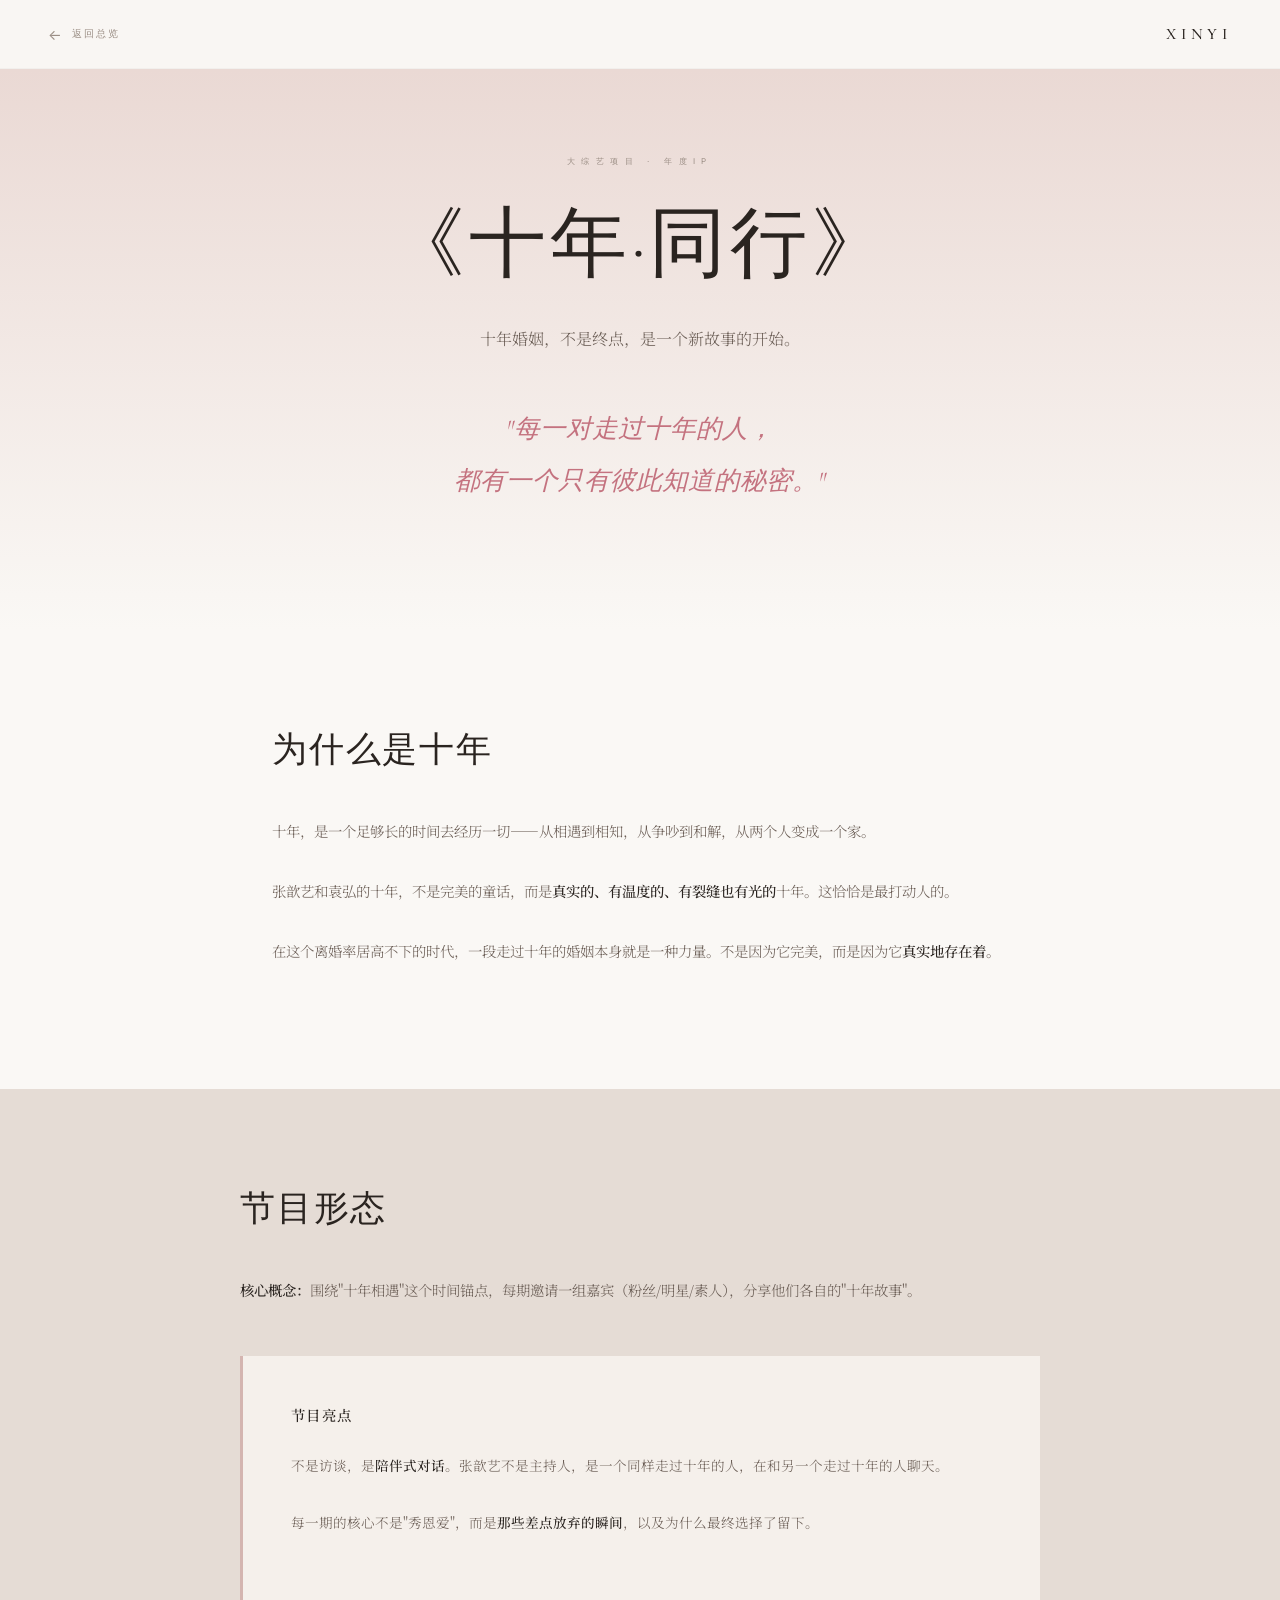
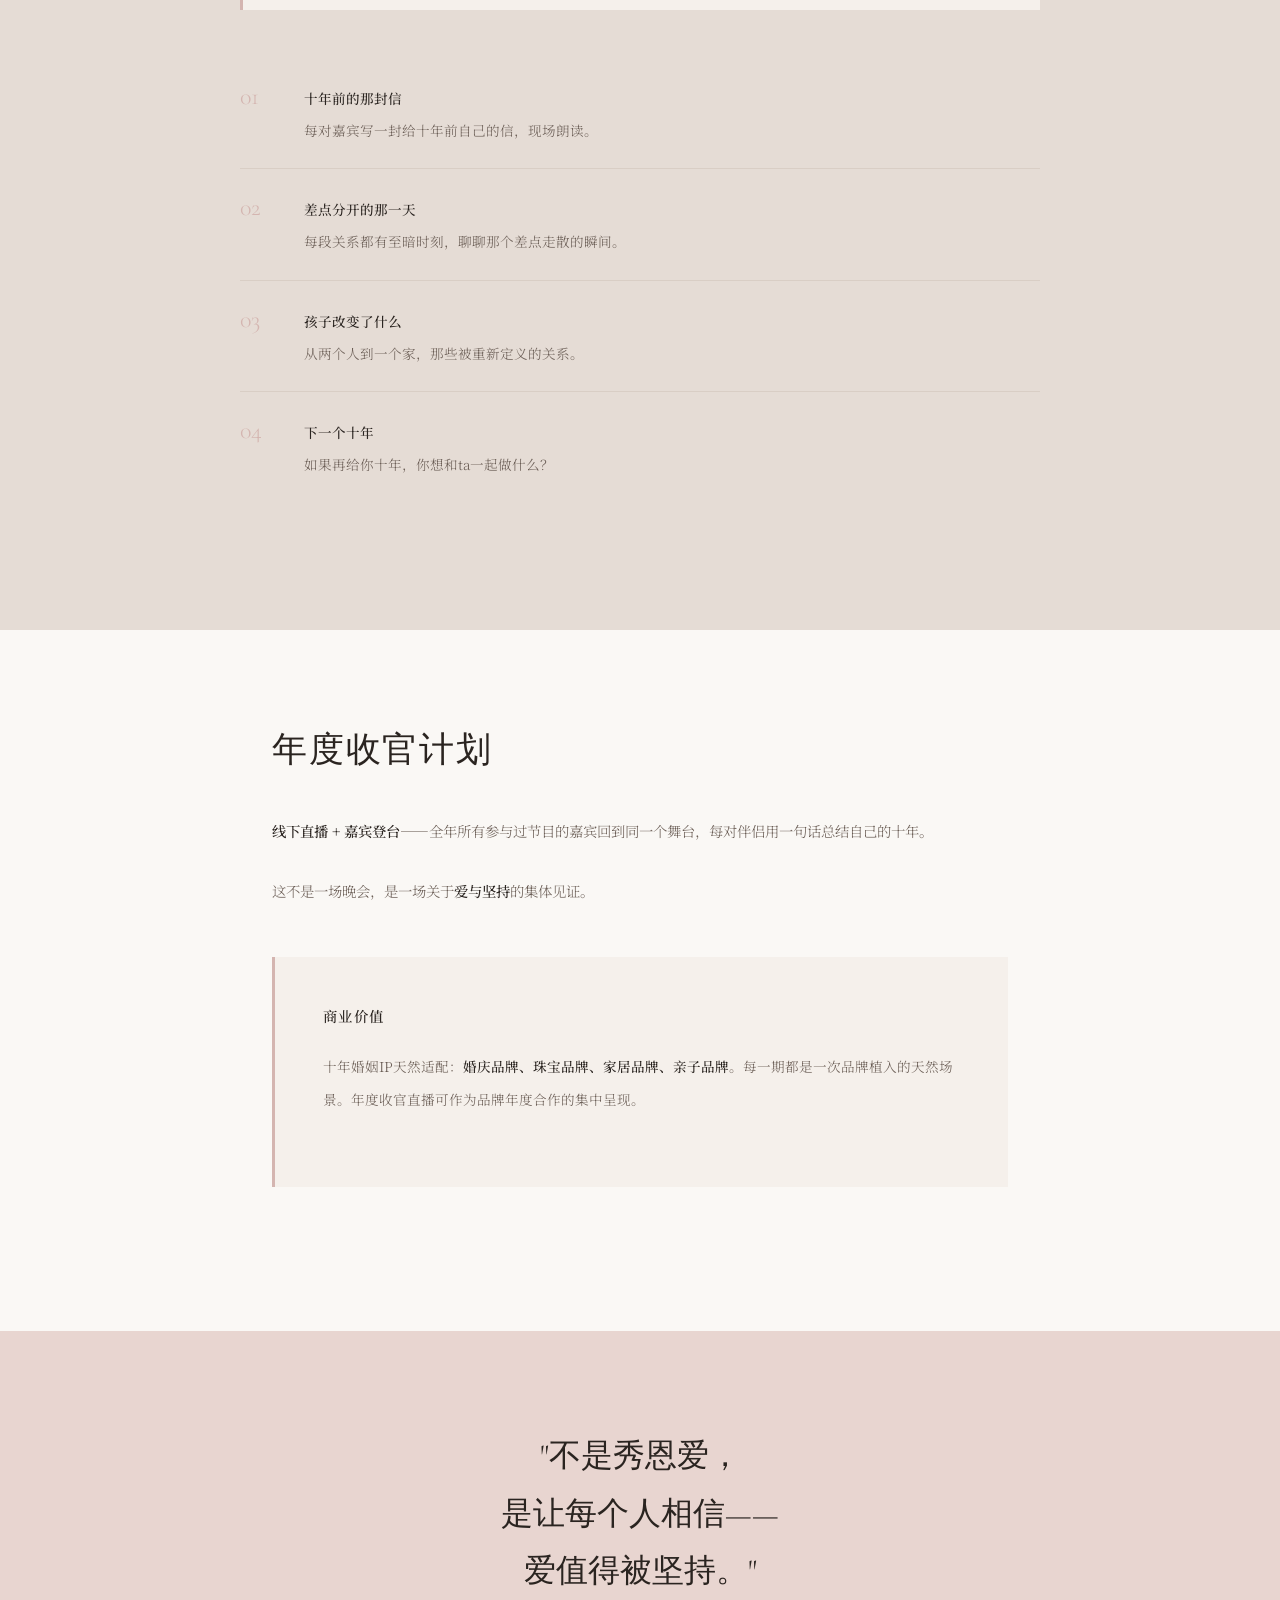
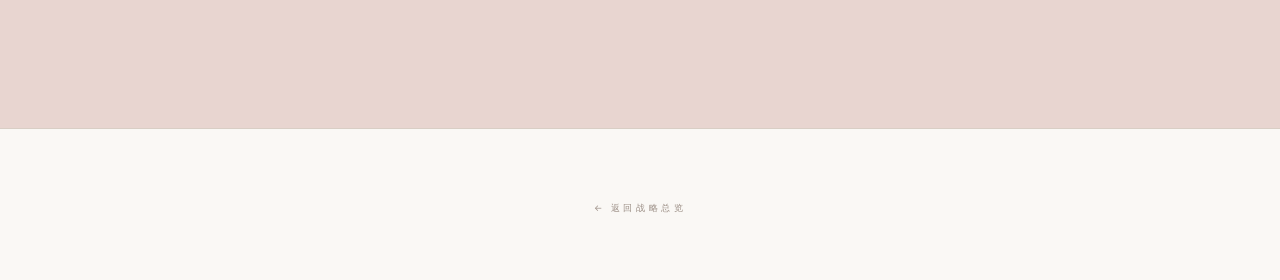
<file: shows/shinian.html>
<!DOCTYPE html>
<html lang="zh-CN">
<head>
    <meta charset="UTF-8">
    <meta name="viewport" content="width=device-width, initial-scale=1.0">
    <title>《十年·同行》 — 张歆艺账号战略</title>
    <link rel="stylesheet" href="../style.css">
    <style>
        .sub-hero {
            background: linear-gradient(180deg, var(--morandi-blush) 0%, var(--bg-main) 100%);
        }
    </style>
</head>
<body>

<nav class="sub-nav">
    <a href="../index.html" class="sub-nav-back">返回总览</a>
    <a href="../index.html" class="sub-nav-brand">XINYI</a>
</nav>

<section class="sub-hero">
    <p class="sub-hero-label">大综艺项目 · 年度IP</p>
    <h1 class="sub-hero-title">《十年·同行》</h1>
    <p class="sub-hero-subtitle">十年婚姻，不是终点，是一个新故事的开始。</p>
    <p class="sub-hero-quote">"每一对走过十年的人，<br>都有一个只有彼此知道的秘密。"</p>
</section>

<div class="sub-section fade-in">
    <h3 class="sub-section-title">为什么是十年</h3>
    <p>十年，是一个足够长的时间去经历一切——从相遇到相知，从争吵到和解，从两个人变成一个家。</p>
    <p>张歆艺和袁弘的十年，不是完美的童话，而是<strong>真实的、有温度的、有裂缝也有光的</strong>十年。这恰恰是最打动人的。</p>
    <p>在这个离婚率居高不下的时代，一段走过十年的婚姻本身就是一种力量。不是因为它完美，而是因为它<strong>真实地存在着</strong>。</p>
</div>

<div style="background: var(--morandi-nude); padding: 6rem 2rem;">
    <div class="sub-section fade-in" style="padding: 0;">
        <h3 class="sub-section-title">节目形态</h3>
        <p><strong>核心概念：</strong>围绕"十年相遇"这个时间锚点，每期邀请一组嘉宾（粉丝/明星/素人），分享他们各自的"十年故事"。</p>

        <div class="highlight-box">
            <h4>节目亮点</h4>
            <p>不是访谈，是<strong>陪伴式对话</strong>。张歆艺不是主持人，是一个同样走过十年的人，在和另一个走过十年的人聊天。</p>
            <p>每一期的核心不是"秀恩爱"，而是<strong>那些差点放弃的瞬间</strong>，以及为什么最终选择了留下。</p>
        </div>

        <ul class="episode-list">
            <li>
                <span class="ep-num">01</span>
                <div class="ep-content">
                    <strong>十年前的那封信</strong>
                    每对嘉宾写一封给十年前自己的信，现场朗读。
                </div>
            </li>
            <li>
                <span class="ep-num">02</span>
                <div class="ep-content">
                    <strong>差点分开的那一天</strong>
                    每段关系都有至暗时刻，聊聊那个差点走散的瞬间。
                </div>
            </li>
            <li>
                <span class="ep-num">03</span>
                <div class="ep-content">
                    <strong>孩子改变了什么</strong>
                    从两个人到一个家，那些被重新定义的关系。
                </div>
            </li>
            <li>
                <span class="ep-num">04</span>
                <div class="ep-content">
                    <strong>下一个十年</strong>
                    如果再给你十年，你想和ta一起做什么？
                </div>
            </li>
        </ul>
    </div>
</div>

<div class="sub-section fade-in">
    <h3 class="sub-section-title">年度收官计划</h3>
    <p><strong>线下直播 + 嘉宾登台</strong>——全年所有参与过节目的嘉宾回到同一个舞台，每对伴侣用一句话总结自己的十年。</p>
    <p>这不是一场晚会，是一场关于<strong>爱与坚持</strong>的集体见证。</p>

    <div class="highlight-box">
        <h4>商业价值</h4>
        <p>十年婚姻IP天然适配：<strong>婚庆品牌、珠宝品牌、家居品牌、亲子品牌</strong>。每一期都是一次品牌植入的天然场景。年度收官直播可作为品牌年度合作的集中呈现。</p>
    </div>
</div>

<div class="sub-colored" style="background: var(--morandi-blush);">
    <div class="sub-colored-inner fade-in">
        <h3>"不是秀恩爱，<br>是让每个人相信——<br>爱值得被坚持。"</h3>
    </div>
</div>

<div class="sub-footer">
    <a href="../index.html">← 返回战略总览</a>
</div>

<script>
const fades = document.querySelectorAll('.fade-in');
const io = new IntersectionObserver((entries) => {
    entries.forEach(e => { if (e.isIntersecting) e.target.classList.add('visible'); });
}, { threshold: 0.15 });
fades.forEach(el => io.observe(el));
</script>

</body>
</html>
</file>
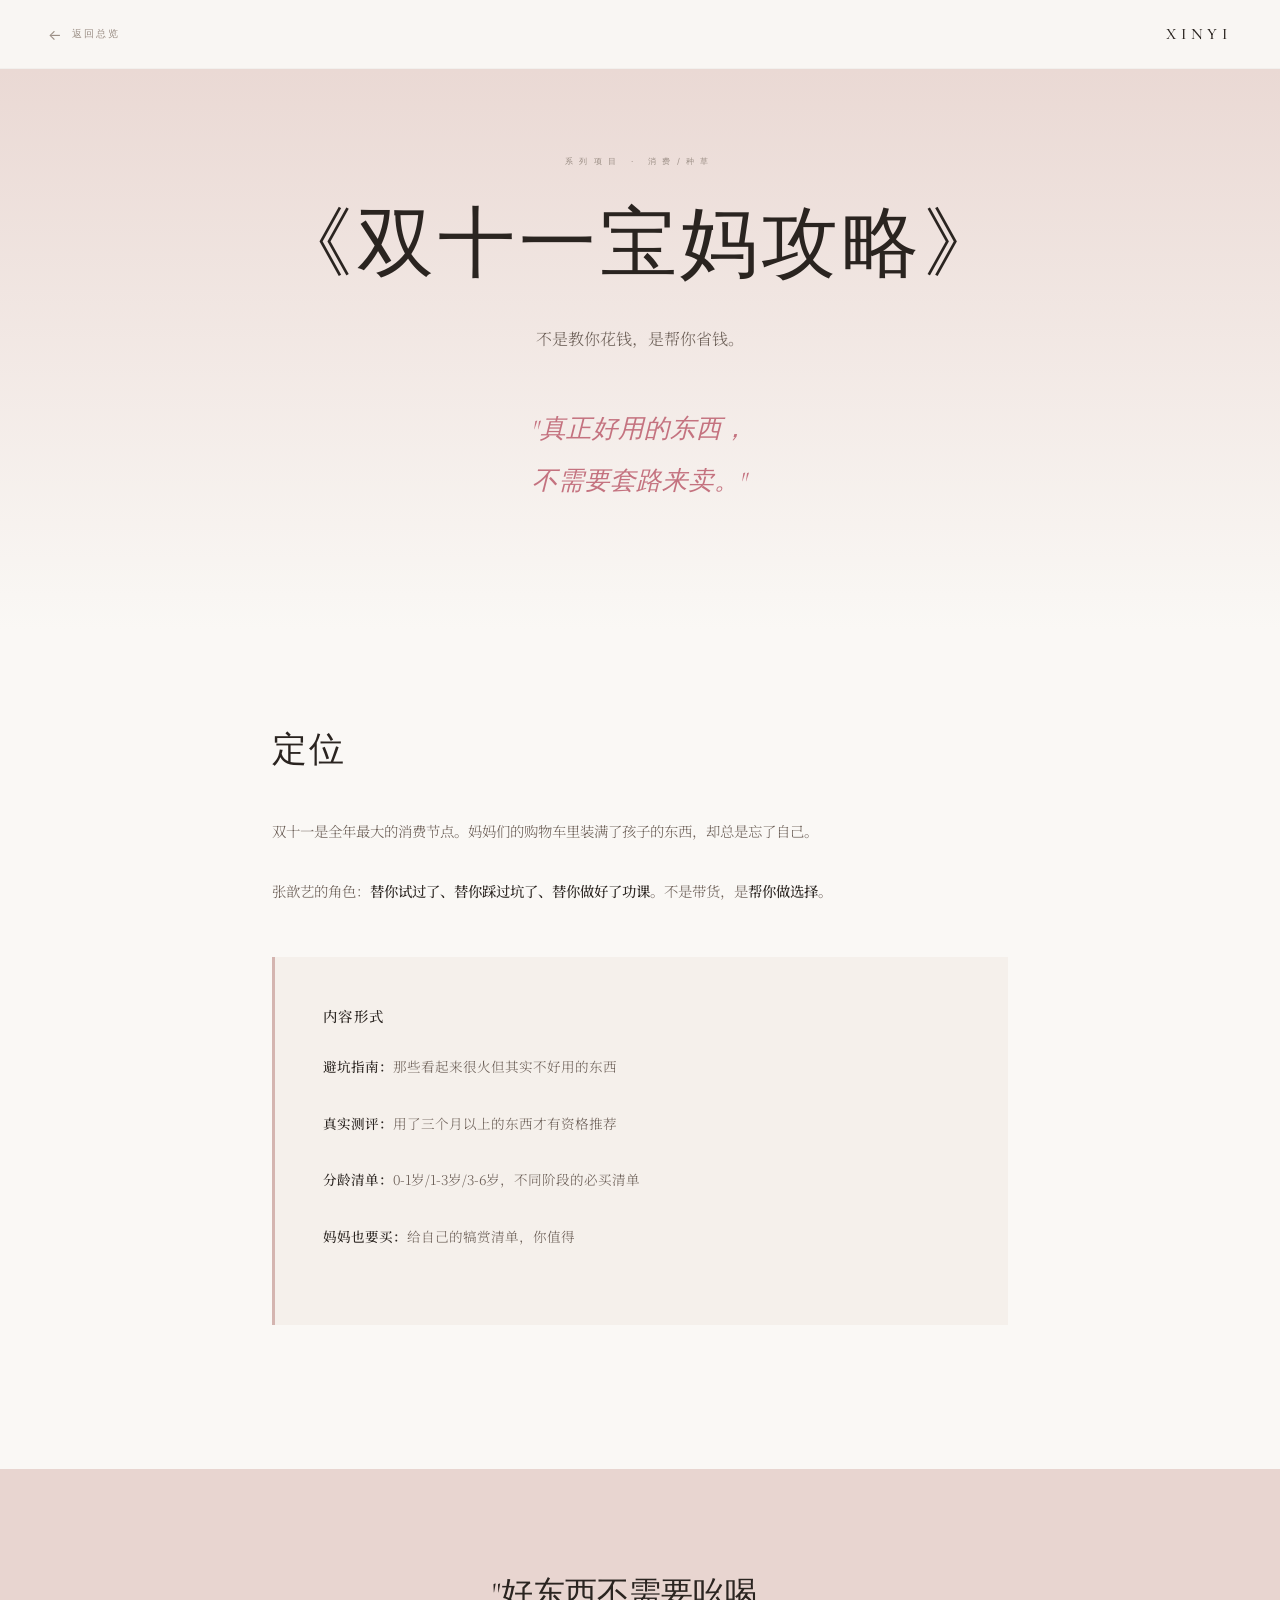
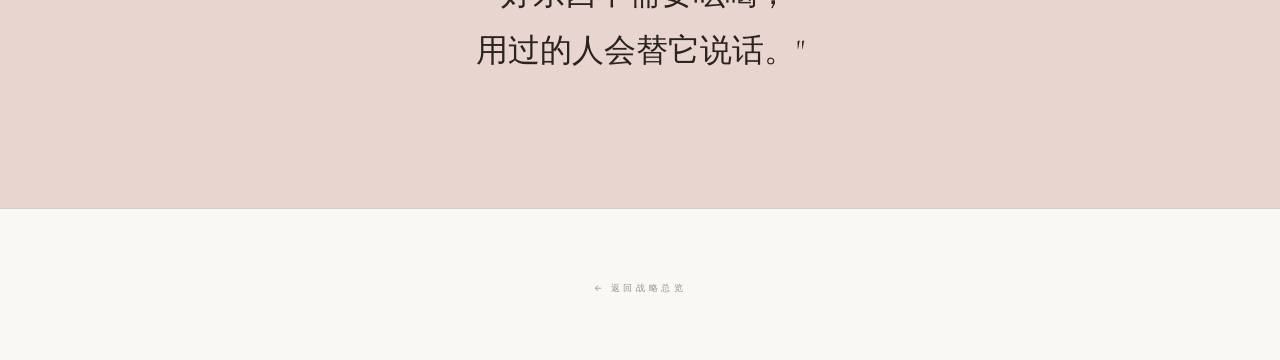
<file: shows/shuangshiyi.html>
<!DOCTYPE html>
<html lang="zh-CN">
<head>
    <meta charset="UTF-8">
    <meta name="viewport" content="width=device-width, initial-scale=1.0">
    <title>《双十一宝妈攻略》 — 张歆艺账号战略</title>
    <link rel="stylesheet" href="../style.css">
    <style>
        .sub-hero { background: linear-gradient(180deg, var(--morandi-blush) 0%, var(--bg-main) 100%); }
    </style>
</head>
<body>

<nav class="sub-nav">
    <a href="../index.html" class="sub-nav-back">返回总览</a>
    <a href="../index.html" class="sub-nav-brand">XINYI</a>
</nav>

<section class="sub-hero">
    <p class="sub-hero-label">系列项目 · 消费/种草</p>
    <h1 class="sub-hero-title">《双十一宝妈攻略》</h1>
    <p class="sub-hero-subtitle">不是教你花钱，是帮你省钱。</p>
    <p class="sub-hero-quote">"真正好用的东西，<br>不需要套路来卖。"</p>
</section>

<div class="sub-section fade-in">
    <h3 class="sub-section-title">定位</h3>
    <p>双十一是全年最大的消费节点。妈妈们的购物车里装满了孩子的东西，却总是忘了自己。</p>
    <p>张歆艺的角色：<strong>替你试过了、替你踩过坑了、替你做好了功课</strong>。不是带货，是<strong>帮你做选择</strong>。</p>

    <div class="highlight-box">
        <h4>内容形式</h4>
        <p><strong>避坑指南：</strong>那些看起来很火但其实不好用的东西</p>
        <p><strong>真实测评：</strong>用了三个月以上的东西才有资格推荐</p>
        <p><strong>分龄清单：</strong>0-1岁/1-3岁/3-6岁，不同阶段的必买清单</p>
        <p><strong>妈妈也要买：</strong>给自己的犒赏清单，你值得</p>
    </div>
</div>

<div class="sub-colored" style="background: var(--morandi-blush);">
    <div class="sub-colored-inner fade-in">
        <h3>"好东西不需要吆喝，<br>用过的人会替它说话。"</h3>
    </div>
</div>

<div class="sub-footer"><a href="../index.html">← 返回战略总览</a></div>

<script>
const fades = document.querySelectorAll('.fade-in');
const io = new IntersectionObserver((entries) => {
    entries.forEach(e => { if (e.isIntersecting) e.target.classList.add('visible'); });
}, { threshold: 0.15 });
fades.forEach(el => io.observe(el));
</script>
</body>
</html>
</file>
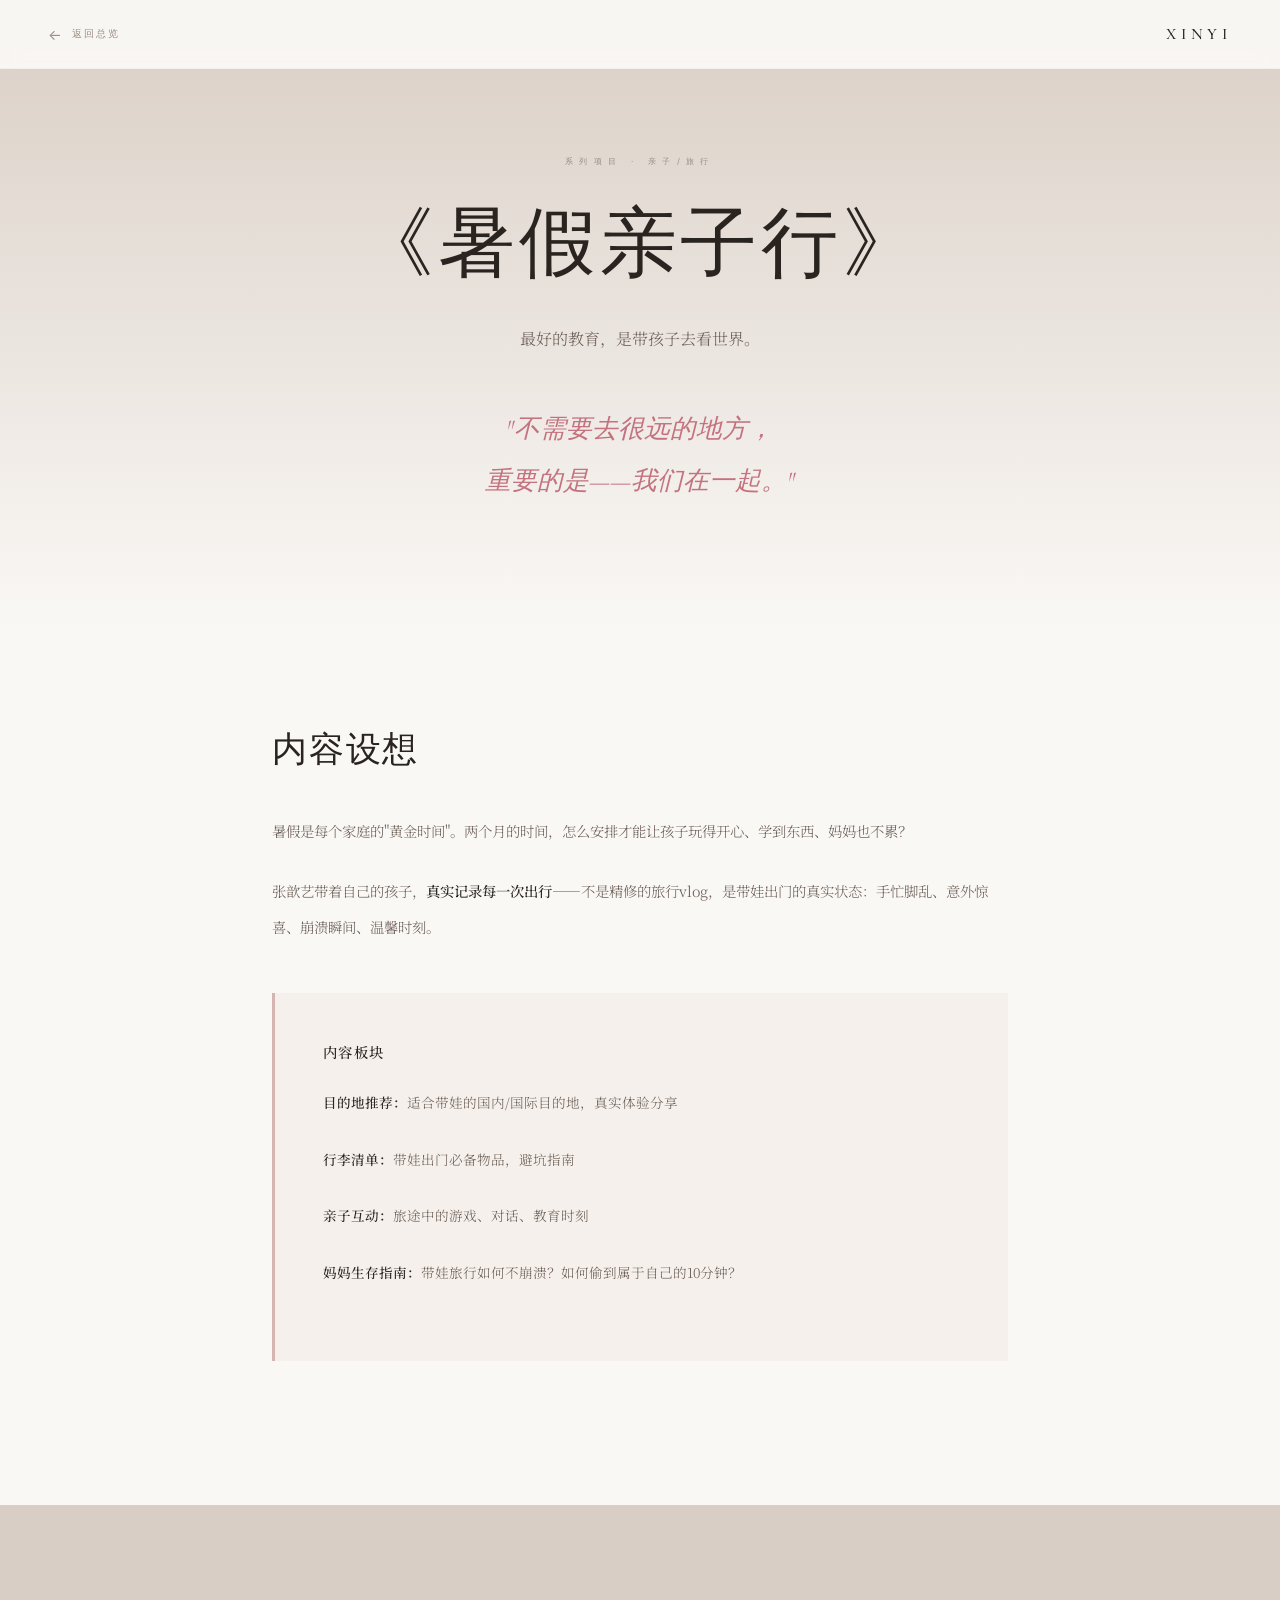
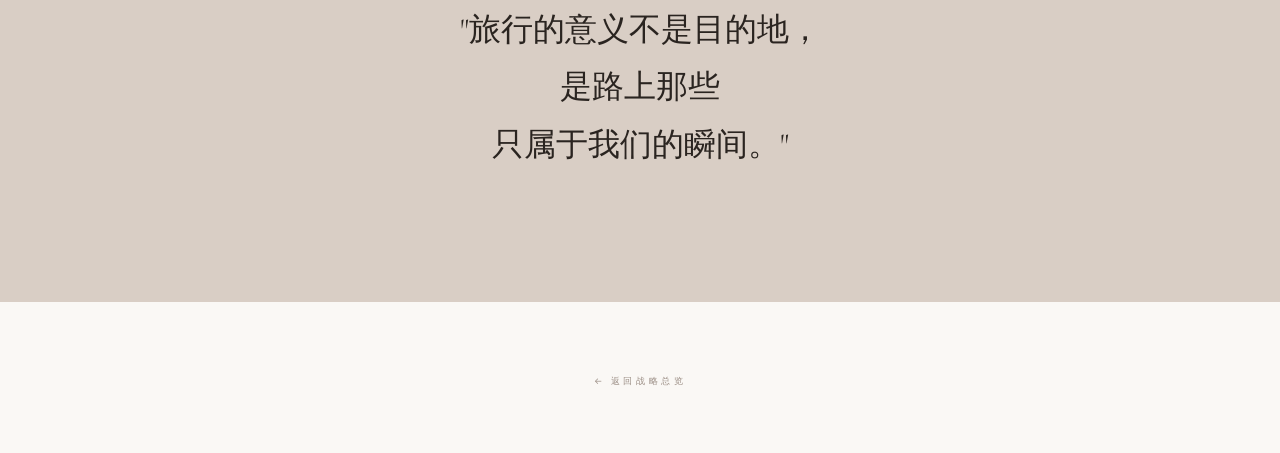
<file: shows/shujia.html>
<!DOCTYPE html>
<html lang="zh-CN">
<head>
    <meta charset="UTF-8">
    <meta name="viewport" content="width=device-width, initial-scale=1.0">
    <title>《暑假亲子行》 — 张歆艺账号战略</title>
    <link rel="stylesheet" href="../style.css">
    <style>
        .sub-hero { background: linear-gradient(180deg, var(--morandi-warm) 0%, var(--bg-main) 100%); }
    </style>
</head>
<body>

<nav class="sub-nav">
    <a href="../index.html" class="sub-nav-back">返回总览</a>
    <a href="../index.html" class="sub-nav-brand">XINYI</a>
</nav>

<section class="sub-hero">
    <p class="sub-hero-label">系列项目 · 亲子/旅行</p>
    <h1 class="sub-hero-title">《暑假亲子行》</h1>
    <p class="sub-hero-subtitle">最好的教育，是带孩子去看世界。</p>
    <p class="sub-hero-quote">"不需要去很远的地方，<br>重要的是——我们在一起。"</p>
</section>

<div class="sub-section fade-in">
    <h3 class="sub-section-title">内容设想</h3>
    <p>暑假是每个家庭的"黄金时间"。两个月的时间，怎么安排才能让孩子玩得开心、学到东西、妈妈也不累？</p>
    <p>张歆艺带着自己的孩子，<strong>真实记录每一次出行</strong>——不是精修的旅行vlog，是带娃出门的真实状态：手忙脚乱、意外惊喜、崩溃瞬间、温馨时刻。</p>

    <div class="highlight-box">
        <h4>内容板块</h4>
        <p><strong>目的地推荐：</strong>适合带娃的国内/国际目的地，真实体验分享</p>
        <p><strong>行李清单：</strong>带娃出门必备物品，避坑指南</p>
        <p><strong>亲子互动：</strong>旅途中的游戏、对话、教育时刻</p>
        <p><strong>妈妈生存指南：</strong>带娃旅行如何不崩溃？如何偷到属于自己的10分钟？</p>
    </div>
</div>

<div class="sub-colored" style="background: var(--morandi-warm);">
    <div class="sub-colored-inner fade-in">
        <h3>"旅行的意义不是目的地，<br>是路上那些<br>只属于我们的瞬间。"</h3>
    </div>
</div>

<div class="sub-footer"><a href="../index.html">← 返回战略总览</a></div>

<script>
const fades = document.querySelectorAll('.fade-in');
const io = new IntersectionObserver((entries) => {
    entries.forEach(e => { if (e.isIntersecting) e.target.classList.add('visible'); });
}, { threshold: 0.15 });
fades.forEach(el => io.observe(el));
</script>
</body>
</html>
</file>
<file: style.css>
/* ===== SHARED STYLES ===== */
@import url('https://fonts.googleapis.com/css2?family=Cormorant+Garamond:ital,wght@0,300;0,400;0,500;0,600;1,300;1,400;1,500&family=Noto+Serif+SC:wght@200;300;400;500;600;700&family=Inter:wght@100;200;300;400;500&display=swap');

:root {
    --morandi-pink: #d4b5b0;
    --morandi-blush: #e8d5d0;
    --morandi-nude: #e5dcd5;
    --morandi-cream: #f5f0eb;
    --morandi-sage: #c5cfc0;
    --morandi-blue: #b8c5cc;
    --morandi-mauve: #c9b8c5;
    --morandi-taupe: #b5a99a;
    --morandi-warm: #d9cec5;
    --morandi-deep: #8b7d74;

    --bg-main: #faf8f5;
    --bg-section: #f2ede8;
    --bg-dark: #3d3530;
    --bg-darker: #2a2420;

    --text-primary: #2a2420;
    --text-secondary: #6b5e56;
    --text-muted: #9b8e85;
    --text-light: #f5f0eb;

    --accent: #c4727f;
    --accent-soft: #d4a5a5;
}

* { margin: 0; padding: 0; box-sizing: border-box; }
html { scroll-behavior: smooth; }

body {
    font-family: 'Noto Serif SC', serif;
    background: var(--bg-main);
    color: var(--text-primary);
    overflow-x: hidden;
    -webkit-font-smoothing: antialiased;
}

/* ===== SUBPAGE STYLES ===== */
.sub-nav {
    position: fixed;
    top: 0;
    left: 0;
    right: 0;
    z-index: 9999;
    padding: 1.5rem 3rem;
    display: flex;
    justify-content: space-between;
    align-items: center;
    background: rgba(250, 248, 245, 0.95);
    backdrop-filter: blur(10px);
    border-bottom: 1px solid rgba(0,0,0,0.03);
}

.sub-nav-brand {
    font-family: 'Cormorant Garamond', serif;
    font-size: 1rem;
    font-weight: 500;
    letter-spacing: 0.3em;
    color: var(--text-primary);
    text-decoration: none;
}

.sub-nav-back {
    font-family: 'Inter', sans-serif;
    font-size: 0.6rem;
    letter-spacing: 0.2em;
    text-transform: uppercase;
    color: var(--text-muted);
    text-decoration: none;
    transition: color 0.3s;
    display: flex;
    align-items: center;
    gap: 0.5rem;
}

.sub-nav-back:hover { color: var(--text-primary); }

.sub-nav-back::before {
    content: '←';
    font-size: 0.9rem;
}

/* SUBPAGE HERO */
.sub-hero {
    min-height: 70vh;
    display: flex;
    flex-direction: column;
    align-items: center;
    justify-content: center;
    text-align: center;
    padding: 8rem 2rem 6rem;
    position: relative;
}

.sub-hero-label {
    font-family: 'Inter', sans-serif;
    font-size: 0.5rem;
    letter-spacing: 0.8em;
    text-transform: uppercase;
    color: var(--text-muted);
    margin-bottom: 2rem;
}

.sub-hero-title {
    font-family: 'Cormorant Garamond', serif;
    font-size: clamp(2.5rem, 6vw, 5rem);
    font-weight: 300;
    letter-spacing: 0.05em;
    line-height: 1.2;
}

.sub-hero-subtitle {
    font-size: 1rem;
    font-weight: 300;
    color: var(--text-secondary);
    margin-top: 2rem;
    line-height: 2;
    max-width: 500px;
}

.sub-hero-quote {
    font-family: 'Cormorant Garamond', serif;
    font-size: clamp(1.2rem, 2.5vw, 1.6rem);
    font-weight: 400;
    font-style: italic;
    color: var(--accent);
    margin-top: 3rem;
    max-width: 550px;
    line-height: 2;
}

/* SUBPAGE CONTENT */
.sub-section {
    padding: 6rem 2rem;
    max-width: 800px;
    margin: 0 auto;
}

.sub-section-title {
    font-family: 'Cormorant Garamond', serif;
    font-size: clamp(1.5rem, 3vw, 2.2rem);
    font-weight: 400;
    margin-bottom: 2.5rem;
    letter-spacing: 0.05em;
}

.sub-section p {
    font-size: 0.9rem;
    line-height: 2.5;
    color: var(--text-secondary);
    font-weight: 300;
    margin-bottom: 1.5rem;
}

.sub-section p strong {
    font-weight: 500;
    color: var(--text-primary);
}

/* HIGHLIGHT BOX */
.highlight-box {
    background: var(--morandi-cream);
    padding: 3rem;
    margin: 3rem 0;
    border-left: 3px solid var(--morandi-pink);
}

.highlight-box h4 {
    font-size: 0.9rem;
    font-weight: 500;
    letter-spacing: 0.1em;
    margin-bottom: 1.5rem;
}

.highlight-box p {
    font-size: 0.85rem;
    line-height: 2.4;
    color: var(--text-secondary);
    font-weight: 300;
}

/* EPISODE LIST */
.episode-list {
    list-style: none;
    margin: 2rem 0;
}

.episode-list li {
    padding: 1.5rem 0;
    border-bottom: 1px solid var(--morandi-warm);
    display: flex;
    align-items: baseline;
    gap: 1.5rem;
}

.episode-list li:last-child { border-bottom: none; }

.ep-num {
    font-family: 'Cormorant Garamond', serif;
    font-size: 1.5rem;
    font-weight: 300;
    color: var(--morandi-pink);
    min-width: 40px;
}

.ep-content {
    font-size: 0.85rem;
    line-height: 2;
    color: var(--text-secondary);
    font-weight: 300;
}

.ep-content strong {
    display: block;
    font-weight: 500;
    color: var(--text-primary);
    margin-bottom: 0.3rem;
}

/* COLORED SECTION */
.sub-colored {
    padding: 6rem 2rem;
    text-align: center;
}

.sub-colored-inner {
    max-width: 600px;
    margin: 0 auto;
}

.sub-colored h3 {
    font-family: 'Cormorant Garamond', serif;
    font-size: clamp(1.5rem, 3vw, 2rem);
    font-weight: 300;
    line-height: 1.8;
    margin-bottom: 2rem;
}

.sub-colored p {
    font-size: 0.85rem;
    line-height: 2.4;
    color: var(--text-secondary);
    font-weight: 300;
}

/* FOOTER */
.sub-footer {
    padding: 4rem 2rem;
    text-align: center;
    border-top: 1px solid var(--morandi-warm);
}

.sub-footer a {
    font-family: 'Inter', sans-serif;
    font-size: 0.55rem;
    letter-spacing: 0.4em;
    text-transform: uppercase;
    color: var(--text-muted);
    text-decoration: none;
    transition: color 0.3s;
}

.sub-footer a:hover { color: var(--accent); }

/* ANIMATION */
.fade-in {
    opacity: 0;
    transform: translateY(20px);
    transition: all 0.8s cubic-bezier(0.25, 0.46, 0.45, 0.94);
}

.fade-in.visible {
    opacity: 1;
    transform: translateY(0);
}

@media (max-width: 768px) {
    .sub-nav { padding: 1.2rem 1.5rem; }
    .sub-section { padding: 4rem 1.5rem; }
    .highlight-box { padding: 2rem; }
    .episode-list li { flex-direction: column; gap: 0.5rem; }
}
</file>
